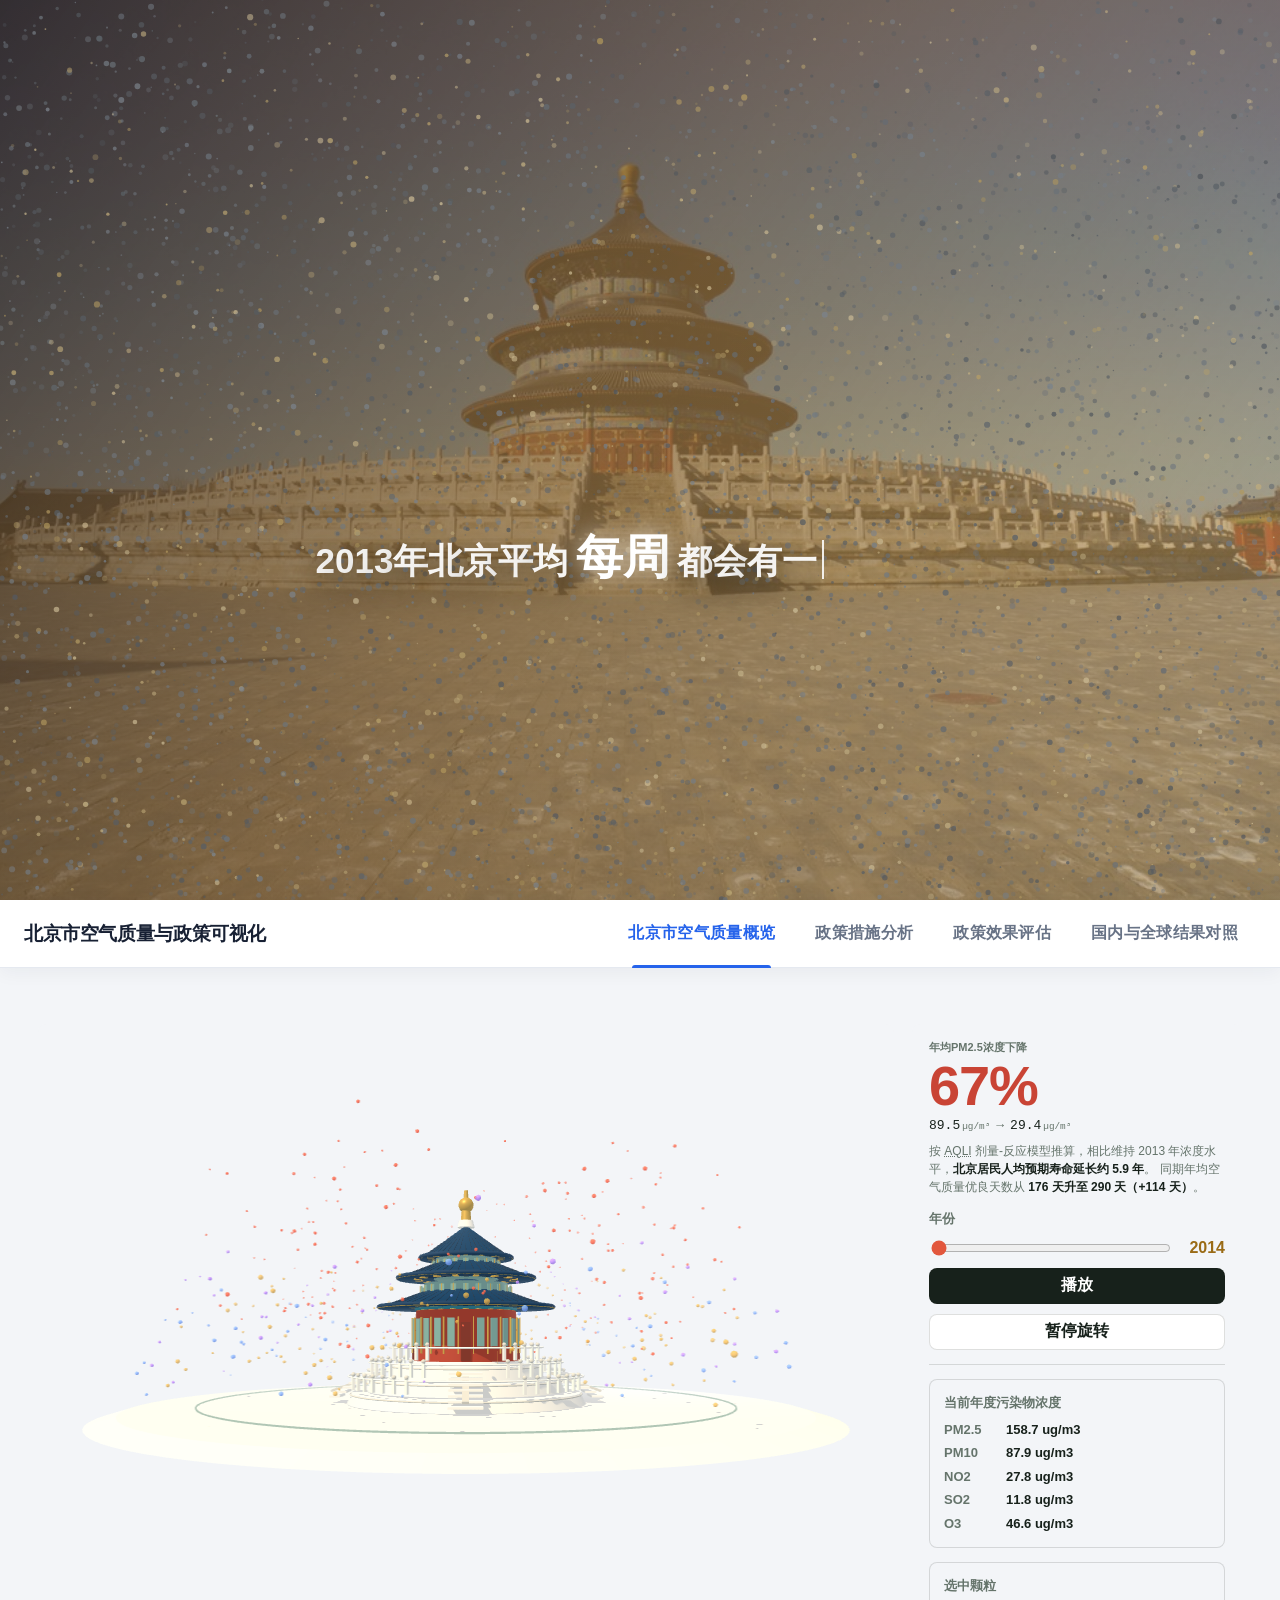
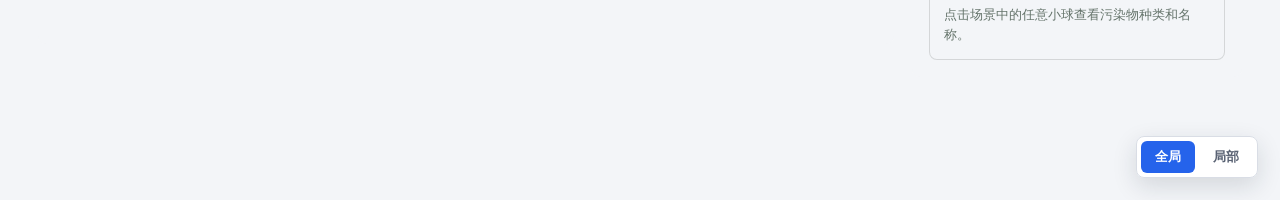
<file: index.html>
<!doctype html>
<html lang="zh-CN">
  <head>
    <meta charset="utf-8">
    <meta name="viewport" content="width=device-width, initial-scale=1">
    <title>北京市空气质量分析</title>
    <link rel="icon" href="data:,">
    <style>
      :root {
        color-scheme: light;
        --pollution: #8a6a3d;
        --dust: #c2a060;
        --haze: #3a3a3a;
        --govern-blue: #4fa3ff;
        --sky-blue: #9fdcff;
        --fresh-blue: #dff4ff;
        --white: #f5f7fa;
        --ink: #17211b;
        --muted: #5d6c67;
        --line: #d6e2df;
        --panel: #ffffff;
        --accent: #ffd166;
        --red: #b12f1f;
        --green: #2f8f73;
        --clear: 0;
        --shade-top: 0.88;
        --shade-mid: 0.78;
        --shade-sky: 0.22;
        --bg-opacity: 0.04;
        --bg-blur: 10px;
        --bg-saturate: 0.78;
        --bg-scale: 1.035;
        --map-opacity: 0;
        --photo-opacity: 0;
        --photo-blur: 8px;
        --sky-opacity: 0;
        --skyline-opacity: 0;
      }

      * {
        box-sizing: border-box;
      }

      html {
        scroll-behavior: smooth;
      }

      body {
        margin: 0;
        min-height: 100vh;
        background: #eef7f9;
        color: var(--ink);
        font-family: -apple-system, BlinkMacSystemFont, "Segoe UI", "PingFang SC", "Microsoft YaHei", sans-serif;
      }

      button,
      input {
        font: inherit;
      }

      .opening {
        position: relative;
        min-height: 100svh;
        overflow: hidden;
        isolation: isolate;
        background:
          linear-gradient(rgba(138, 106, 61, 0.22), rgba(138, 106, 61, 0.22)),
          url("assets/temple-of-heaven.jpg") center / cover no-repeat;
      }

      .opening::after {
        content: "";
        position: absolute;
        left: 0;
        right: 0;
        bottom: 0;
        z-index: 1;
        height: 55vh;
        background:
          linear-gradient(180deg, rgba(52, 54, 56, 0) 0%, rgba(52, 54, 56, 0.34) 16%, rgba(52, 54, 56, 0.68) 30%, rgba(52, 54, 56, 0.68) 100%);
        opacity: 0;
        transition: opacity 700ms ease;
        pointer-events: none;
      }

      .opening.is-timeline-ready::after {
        opacity: 1;
      }

      .opening-bg {
        position: absolute;
        inset: 0;
        z-index: 0;
        opacity: var(--bg-opacity);
        filter: blur(var(--bg-blur)) saturate(var(--bg-saturate));
        transform: scale(var(--bg-scale));
        transition: opacity 400ms ease, filter 400ms ease, transform 400ms ease;
      }

      .sky-field {
        position: absolute;
        inset: 0;
        background:
          radial-gradient(circle at 78% 16%, rgba(255, 255, 255, 0.78), transparent 11%),
          radial-gradient(circle at 18% 26%, rgba(79, 163, 255, 0.22), transparent 17%),
          linear-gradient(180deg, rgba(159, 220, 255, 0.88) 0%, rgba(223, 244, 255, 0.72) 54%, rgba(241, 247, 242, 0.95) 100%);
        opacity: var(--sky-opacity);
      }

      .photo-bg {
        position: absolute;
        inset: 0;
        background:
          linear-gradient(180deg, rgba(8, 12, 15, 0.22), rgba(8, 12, 15, 0.06)),
          url("assets/temple-of-heaven.jpg") center / cover no-repeat;
        opacity: var(--photo-opacity);
        filter: blur(var(--photo-blur)) saturate(1.08);
        transform: scale(1.02);
      }

      .map-visual {
        position: absolute;
        left: 50%;
        top: 48%;
        width: min(760px, 84vw);
        height: auto;
        transform: translate(-50%, -50%);
        color: rgba(255, 255, 255, 0.66);
        opacity: var(--map-opacity);
      }

      .map-visual path.region {
        fill: rgba(245, 250, 252, 0.1);
        stroke: rgba(255, 255, 255, 0.42);
        stroke-width: 2;
      }

      .city-silhouette {
        position: absolute;
        left: 0;
        right: 0;
        bottom: 0;
        height: 28vh;
        min-height: 190px;
        opacity: var(--skyline-opacity);
        background:
          linear-gradient(to top, rgba(12, 21, 26, 0.68), rgba(12, 21, 26, 0.1) 72%, transparent),
          linear-gradient(90deg, transparent 0 4%, rgba(20, 30, 34, 0.72) 4% 8%, transparent 8% 11%, rgba(20, 30, 34, 0.64) 11% 15%, transparent 15% 20%, rgba(20, 30, 34, 0.78) 20% 26%, transparent 26% 30%, rgba(20, 30, 34, 0.66) 30% 34%, transparent 34% 38%, rgba(20, 30, 34, 0.76) 38% 45%, transparent 45% 50%, rgba(20, 30, 34, 0.66) 50% 55%, transparent 55% 59%, rgba(20, 30, 34, 0.78) 59% 66%, transparent 66% 71%, rgba(20, 30, 34, 0.7) 71% 77%, transparent 77% 81%, rgba(20, 30, 34, 0.74) 81% 87%, transparent 87% 100%);
        background-size: 100% 100%, 100% 58%;
        background-repeat: no-repeat;
        background-position: bottom;
      }

      #dustCanvas {
        position: absolute;
        inset: 0;
        z-index: 1;
        width: 100%;
        height: 100%;
        cursor: crosshair;
      }

      .opening-content {
        position: relative;
        z-index: 2;
        width: min(1180px, calc(100vw - 40px));
        min-height: 100svh;
        margin: 0 auto;
        padding: 42px 0 5.5svh;
        display: grid;
        place-items: end center;
        pointer-events: none;
      }

      .timeline-intro {
        position: relative;
        isolation: isolate;
        width: min(1040px, 100%);
        color: rgba(255, 255, 255, 0.94);
        text-align: center;
        text-shadow: 0 12px 32px rgba(0, 0, 0, 0.56);
        opacity: 0;
        transform: translateY(16px);
        transition: opacity 800ms ease, transform 800ms ease;
        pointer-events: none;
      }

      .opening.is-timeline-ready .timeline-intro {
        opacity: 1;
        transform: translateY(0);
        pointer-events: auto;
      }

      .intro-typewriter {
        position: absolute;
        top: 66%;
        left: 50%;
        width: min(820px, calc(100vw - 40px));
        min-height: 150px;
        color: rgba(255, 255, 255, 0.94);
        text-align: center;
        text-shadow: 0 12px 32px rgba(0, 0, 0, 0.62);
        transform: translate(-50%, -50%);
        transition: opacity 700ms ease, filter 700ms ease;
      }

      .intro-typewriter.is-hidden {
        opacity: 0;
        filter: blur(8px);
      }

      .intro-line {
        position: relative;
        margin: 0;
        font-size: 35px;
        line-height: 1.6;
        font-weight: 750;
      }

      .intro-line + .intro-line {
        margin-top: 12px;
      }

      #introLineTwo {
        font-size: 41px;
      }

      .typing-cursor {
        display: inline-block;
        width: 2px;
        height: 1.1em;
        margin-left: 5px;
        vertical-align: -0.16em;
        background: rgba(255, 255, 255, 0.88);
        animation: cursorBlink 850ms steps(2, end) infinite;
      }

      .text-emphasis,
      .zero-emphasis {
        color: #ffffff;
        display: inline-block;
        margin: 0 0.16em;
        font-size: 1.35em;
        font-weight: 950;
        text-shadow: 0 0 28px rgba(255, 255, 255, 0.74);
      }

      .policy-stage {
        min-height: 170px;
        display: grid;
        grid-template-rows: 1fr 24px;
        align-items: end;
        gap: 12px;
        text-align: center;
        transform: translateY(34px);
      }

      .policy-year {
        display: none;
      }

      .policy-title {
        margin: 0;
        font-size: 38px;
        line-height: 1.28;
        letter-spacing: 0;
        text-align: center;
        align-self: end;
        white-space: nowrap;
      }

      .policy-title.is-long {
        font-size: 34px;
      }

      .policy-title.is-extra-long {
        font-size: 30px;
      }

      .policy-subtitle {
        margin: 0;
        color: rgba(245, 247, 250, 0.7);
        font-size: 17px;
        line-height: 26px;
      }

      .timeline-control {
        position: relative;
        margin: 58px auto 0;
        width: min(980px, 100%);
        padding: 22px 0 18px;
      }

      .timeline-track {
        position: absolute;
        left: 0;
        right: 0;
        top: 30px;
        height: 4px;
        border-radius: 8px;
        background: rgba(255, 255, 255, 0.28);
        overflow: hidden;
      }

      .timeline-progress {
        width: 0;
        height: 100%;
        background: var(--accent);
      }

      .timeline-thumb {
        position: absolute;
        left: 0;
        top: 32px;
        z-index: 2;
        width: 32px;
        height: 32px;
        border: 3px solid rgba(255, 255, 255, 0.96);
        border-radius: 50%;
        background:
          radial-gradient(circle at 34% 30%, rgba(255, 255, 255, 0.96), rgba(255, 255, 255, 0.2) 28%, transparent 30%),
          var(--accent);
        box-shadow: 0 10px 28px rgba(0, 0, 0, 0.34), 0 0 28px rgba(255, 209, 102, 0.58);
        transform: translate(-50%, -50%);
        transition: opacity 360ms ease, visibility 360ms ease;
        pointer-events: none;
      }

      .policy-marker {
        position: absolute;
        top: 7px;
        z-index: 1;
        width: 42px;
        height: 58px;
        border: 0;
        padding: 0;
        appearance: none;
        background: transparent;
        color: inherit;
        cursor: default;
        pointer-events: none;
        transform: translateX(-50%);
      }

      .policy-marker::before {
        content: "";
        position: absolute;
        left: 50%;
        top: 17px;
        width: 14px;
        height: 14px;
        border: 2px solid rgba(255, 255, 255, 0.62);
        border-radius: 50%;
        background: rgba(255, 209, 102, 0.22);
        transform: translate(-50%, 0);
        transition: width 180ms ease, height 180ms ease, box-shadow 180ms ease;
      }

      .policy-marker.is-active::before {
        border-color: #ffffff;
        background: var(--accent);
        box-shadow: 0 0 20px rgba(255, 209, 102, 0.72);
      }

      .opening.is-complete .policy-marker {
        z-index: 4;
        cursor: pointer;
        pointer-events: auto;
      }

      .opening.is-complete .policy-marker:hover::before,
      .opening.is-complete .policy-marker:focus-visible::before {
        width: 20px;
        height: 20px;
        box-shadow: 0 0 28px rgba(255, 209, 102, 0.9);
      }

      .marker-date {
        position: absolute;
        left: 50%;
        top: 42px;
        color: rgba(255, 255, 255, 0.78);
        font-size: 11px;
        font-weight: 800;
        white-space: nowrap;
        transform: translateX(-50%);
      }

      .timeline-slider {
        appearance: none;
        position: relative;
        z-index: 3;
        width: 100%;
        height: 56px;
        margin: 0;
        opacity: 0.001;
        background: transparent;
        cursor: grab;
        transition: opacity 360ms ease, visibility 360ms ease;
        pointer-events: auto;
      }

      .timeline-slider:active {
        cursor: grabbing;
      }

      .timeline-slider::-webkit-slider-runnable-track {
        height: 56px;
        background: transparent;
      }

      .timeline-slider::-webkit-slider-thumb {
        appearance: none;
        width: 48px;
        height: 48px;
        border: 0;
        border-radius: 50%;
        background: #ffffff;
      }

      .timeline-slider::-moz-range-track {
        height: 56px;
        background: transparent;
        border: 0;
      }

      .timeline-slider::-moz-range-thumb {
        width: 48px;
        height: 48px;
        border: 0;
        border-radius: 50%;
        background: #ffffff;
      }

      .opening-start {
        position: absolute;
        left: 50%;
        bottom: 3.2svh;
        z-index: 3;
        border: 0;
        padding: 0;
        background: transparent;
        color: rgba(255, 255, 255, 0.72);
        font-size: 18px;
        font-weight: 850;
        letter-spacing: 0;
        text-shadow: 0 8px 24px rgba(0, 0, 0, 0.48);
        opacity: 0;
        visibility: hidden;
        transform: translate(-50%, 12px);
        transition: opacity 520ms ease, transform 520ms ease, visibility 520ms ease;
        pointer-events: none;
        cursor: pointer;
      }

      .opening.is-timeline-ready:not(.is-autoplay-started):not(.is-complete) .opening-start {
        opacity: 1;
        visibility: visible;
        transform: translate(-50%, 0);
        animation: softBlink 3s ease-in-out infinite;
        pointer-events: auto;
      }

      .opening-start:hover,
      .opening-start:focus-visible {
        color: rgba(255, 255, 255, 0.96);
      }

      @keyframes cursorBlink {
        0%, 48% { opacity: 1; }
        49%, 100% { opacity: 0; }
      }

      @keyframes softBlink {
        0%, 100% { opacity: 0.48; }
        50% { opacity: 0.92; }
      }

      .main-content {
        background:
          linear-gradient(180deg, #eef8fb 0%, #f5f8f3 42%, #ffffff 100%);
      }

      .content-section {
        width: min(1180px, calc(100vw - 40px));
        margin: 0 auto;
        padding: 82px 0;
      }

      .content-section + .content-section {
        border-top: 1px solid var(--line);
      }

      .section-header {
        margin-bottom: 26px;
      }

      .section-header h2 {
        margin: 0;
        font-size: 34px;
        line-height: 1.24;
      }

      .section-header p {
        margin: 10px 0 0;
        max-width: 730px;
        color: var(--muted);
        font-size: 17px;
        line-height: 1.7;
      }

      .ending {
        min-height: 420px;
        display: grid;
        place-items: center;
        padding: 80px 20px;
        color: #ffffff;
        text-align: center;
        background:
          radial-gradient(circle at 22% 18%, rgba(255, 209, 102, 0.42), transparent 18%),
          radial-gradient(circle at 78% 22%, rgba(79, 163, 255, 0.4), transparent 20%),
          linear-gradient(135deg, #0f2c3a 0%, #317b8e 54%, #9fdcff 100%);
      }

      .ending h2 {
        margin: 0 0 16px;
        font-size: 40px;
        line-height: 1.2;
      }

      .ending p {
        margin: 0;
        max-width: 720px;
        color: rgba(255, 255, 255, 0.9);
        font-size: 19px;
        line-height: 1.75;
      }

      @media (max-width: 920px) {
        .opening-content {
          width: min(100% - 28px, 720px);
          padding: 36px 0 6.5svh;
        }

        .policy-title {
          font-size: 40px;
        }

        .policy-title.is-long {
          font-size: 31px;
        }

        .policy-title.is-extra-long {
          font-size: 27px;
        }

        .intro-line {
          font-size: 29px;
        }

        #introLineTwo {
          font-size: 33px;
        }

        .intro-typewriter {
          top: 64%;
        }

        .opening-start {
          bottom: 3.6svh;
        }

        .policy-stage {
          min-height: 180px;
        }

        .content-section {
          width: min(100% - 28px, 720px);
          padding: 58px 0;
        }
      }

      @media (max-width: 560px) {
        .opening {
          min-height: 112svh;
        }

        .policy-title {
          font-size: 26px;
        }

        .policy-title.is-long {
          font-size: 21px;
        }

        .policy-title.is-extra-long {
          font-size: 17px;
        }

        .intro-line {
          font-size: 25px;
        }

        #introLineTwo {
          font-size: 27px;
        }

        .policy-year {
          font-size: 14px;
        }

        .section-header h2 {
          font-size: 27px;
        }

      }

      .analysis-shell {
        min-height: 100svh;
        background: #f6f7f9;
      }

:root {
      color-scheme: light;
      --nav-bg: rgba(255, 255, 255, 0.94);
      --nav-ink: #172033;
      --nav-muted: #687386;
      --nav-accent: #2563eb;
      --nav-rule: #e5e9f0;
    }

    * {
      box-sizing: border-box;
    }


    .site-header {
      position: relative;
      z-index: 10;
      display: flex;
      min-height: 68px;
      align-items: stretch;
      justify-content: center;
      padding: 0 24px;
      background: var(--nav-bg);
      border-bottom: 1px solid var(--nav-rule);
      box-shadow: 0 4px 18px rgba(23, 32, 51, 0.05);
      backdrop-filter: blur(14px);
    }

    .site-nav {
      display: flex;
      width: 100%;
      align-items: center;
      gap: 28px;
    }

    .site-brand {
      flex: 0 0 auto;
      color: var(--nav-ink);
      font-size: 19px;
      font-weight: 800;
      letter-spacing: -0.02em;
      white-space: nowrap;
    }

    .nav-tabs {
      display: flex;
      align-self: stretch;
      justify-content: flex-end;
      gap: 4px;
      margin-left: auto;
    }

    .nav-tab {
      position: relative;
      display: flex;
      flex: 0 0 auto;
      align-items: center;
      justify-content: center;
      min-width: 0;
      padding: 0 18px;
      border: 0;
      background: transparent;
      color: var(--nav-muted);
      cursor: pointer;
      font: inherit;
      font-size: 16px;
      font-weight: 600;
      letter-spacing: 0.02em;
      transition: color 160ms ease, background 160ms ease;
    }

    .nav-tab::after {
      content: "";
      position: absolute;
      right: 22px;
      bottom: -1px;
      left: 22px;
      height: 3px;
      border-radius: 3px 3px 0 0;
      background: var(--nav-accent);
      transform: scaleX(0);
      transition: transform 180ms ease;
    }

    .nav-tab:hover {
      color: var(--nav-ink);
      background: rgba(37, 99, 235, 0.035);
    }

    .nav-tab[aria-selected="true"] {
      color: var(--nav-accent);
    }

    .nav-tab[aria-selected="true"]::after {
      transform: scaleX(1);
    }

    .nav-tab:focus-visible {
      outline: 2px solid var(--nav-accent);
      outline-offset: -5px;
    }

    .page-stage {
      position: relative;
      height: calc(100svh - 68px);
    }

    .page-frame {
      position: absolute;
      inset: 0;
      width: 100%;
      height: 100%;
      border: 0;
      background: #fff;
    }

    .page-frame[hidden] {
      display: none;
    }

    @media (max-width: 640px) {
      .site-header {
        min-height: 58px;
        padding: 0 8px;
      }

      .site-nav {
        gap: 10px;
      }

      .site-brand {
        font-size: 13px;
      }

      .nav-tabs {
        min-width: 0;
        overflow-x: auto;
      }

      .nav-tab {
        padding: 0 8px;
        font-size: 12px;
      }

      .nav-tab::after {
        right: 8px;
        left: 8px;
      }

      .page-stage {
        height: calc(100svh - 58px);
      }
    }
    </style>
  </head>
  <body>
<section id="opening" class="opening" aria-label="北京空气质量与政策治理开场动画">
      <div class="opening-bg" aria-hidden="true">
        <div class="photo-bg"></div>
        <div class="sky-field"></div>
        <svg class="map-visual" viewBox="0 0 720 520" role="img" aria-label="北京地图轮廓">
          <path class="region" d="M225 64 327 38 455 68 574 149 613 254 566 365 472 464 337 491 214 438 123 338 105 213Z"></path>
          <path class="region" d="M282 165 394 135 486 195 494 296 422 364 307 352 238 272Z"></path>
        </svg>
        <div class="city-silhouette"></div>
      </div>

      <canvas id="dustCanvas" aria-hidden="true"></canvas>

      <div class="opening-content">
        <div id="introTypewriter" class="intro-typewriter" aria-live="polite">
          <p id="introLineOne" class="intro-line"></p>
          <p id="introLineTwo" class="intro-line"></p>
        </div>
        <div class="timeline-intro">
          <div class="policy-stage" aria-live="polite">
            <div id="policyYear" class="policy-year">2011</div>
            <h1 id="policyTitle" class="policy-title">北京空气质量与政策治理</h1>
            <p id="policySubtitle" class="policy-subtitle"></p>
          </div>
          <div class="timeline-control">
            <div class="timeline-track">
              <div id="timelineProgress" class="timeline-progress"></div>
            </div>
            <div id="timelineThumb" class="timeline-thumb" aria-hidden="true"></div>
            <div id="policyMarkers"></div>
            <input id="policySlider" class="timeline-slider" type="range" min="2011" max="2026" step="0.01" value="2011" aria-label="政策治理时间轴">
          </div>
        </div>
        <button id="openingStart" class="opening-start" type="button">走进北京空气治理</button>
      </div>
    </section>

    <div id="analysis-pages" class="analysis-shell">
      <header class="site-header">
          <nav class="site-nav" aria-label="空气质量分析栏目">
            <div class="site-brand" id="siteBrand">北京市空气质量与政策可视化</div>
            <div class="nav-tabs" role="tablist">
              <button
                class="nav-tab"
                id="tab-overview"
                type="button"
                role="tab"
                aria-selected="true"
                aria-controls="page-overview"
                data-page="overview"
              >
                北京市空气质量概览
              </button>
              <button
                class="nav-tab"
                id="tab-measures"
                type="button"
                role="tab"
                aria-selected="false"
                aria-controls="page-measures"
                data-page="measures"
              >
                政策措施分析
              </button>
              <button
                class="nav-tab"
                id="tab-policy"
                type="button"
                role="tab"
                aria-selected="false"
                aria-controls="page-policy"
                data-page="policy"
              >
                政策效果评估
              </button>
              <button
                class="nav-tab"
                id="tab-comparison"
                type="button"
                role="tab"
                aria-selected="false"
                aria-controls="page-comparison"
                data-page="comparison"
              >
                国内与全球结果对照
              </button>
            </div>
          </nav>
        </header>
      
        <main class="page-stage">
          <iframe
            class="page-frame"
            id="page-overview"
            src="Project%20Milana/index.html?v=20260616-cleanup-caption"
            title="北京市空气质量概览"
            role="tabpanel"
            aria-labelledby="tab-overview"
          ></iframe>
          <iframe
            class="page-frame"
            id="page-measures"
            title="政策措施分析"
            role="tabpanel"
            aria-labelledby="tab-measures"
            data-src="project_policy/index.html?v=20260616-sankey-wordcloud-pin"
            hidden
          ></iframe>
          <iframe
            class="page-frame"
            id="page-policy"
            title="政策效果评估"
            role="tabpanel"
            aria-labelledby="tab-policy"
            data-src="project_time/policy-evaluation.html?v=20260610-policy-copy-cleanup"
            hidden
          ></iframe>
          <iframe
            class="page-frame"
            id="page-comparison"
            title="国内与全球结果对照"
            role="tabpanel"
            aria-labelledby="tab-comparison"
            data-src="project_chart/bar-chart-race.html?v=20260622-tooltip-clickfix"
            hidden
          ></iframe>
        </main>
    </div>

    <script>
      const opening = document.querySelector("#opening");
            const canvas = document.querySelector("#dustCanvas");
            const ctx = canvas.getContext("2d", { alpha: true });
            const introTypewriter = document.querySelector("#introTypewriter");
            const introLineOne = document.querySelector("#introLineOne");
            const introLineTwo = document.querySelector("#introLineTwo");
            const policySlider = document.querySelector("#policySlider");
            const policyYear = document.querySelector("#policyYear");
            const policyTitle = document.querySelector("#policyTitle");
            const policySubtitle = document.querySelector("#policySubtitle");
            const policyMarkers = document.querySelector("#policyMarkers");
            const timelineProgress = document.querySelector("#timelineProgress");
            const timelineThumb = document.querySelector("#timelineThumb");
            const openingStart = document.querySelector("#openingStart");
            const dpr = Math.min(window.devicePixelRatio || 1, 2);
            const startYear = 2011;
            const endYear = 2026;
            const policies = [
              { date: "2011-07-01", title: "北京市清洁空气行动计划（2011-2015 年大气污染控制措施）" },
              { date: "2012-08-01", title: "北京市工业大气污染治理行动计划（2012-2020 年）" },
              { date: "2012-09-01", title: "加快压减燃煤促进空气质量改善工作方案" },
              { date: "2012-09-01", title: "北京市2012—2020年大气污染治理措施" },
              { date: "2013-09-01", title: "北京市 2013-2017 年清洁空气行动计划" },
              { date: "2013-09-01", title: "京津冀及周边地区落实大气污染防治行动计划实施细则" },
              { date: "2018-09-01", title: "北京市打赢蓝天保卫战三年行动计划" },
              { date: "2021-12-01", title: "北京市“十四五”时期生态环境保护规划" },
              { date: "2022-02-01", title: "北京市深入打好污染防治攻坚战 2022 年行动计划" },
              { date: "2023-02-01", title: "北京市深入打好污染防治攻坚战 2023 年行动计划" },
              { date: "2024-02-01", title: "推进美丽北京建设 持续深入打好污染防治攻坚战 2024 年行动计划" },
              { date: "2025-01-01", title: "推进美丽北京建设 持续深入打好污染防治攻坚战 2025 年行动计划" },
              { date: "2026-01-01", title: "美丽北京建设2026年行动计划" }
            ].map((policy) => ({ ...policy, value: decimalYear(policy.date) }));
      
            const pointer = { x: -9999, y: -9999, px: -9999, py: -9999, vx: 0, vy: 0, active: false };
            let particles = [];
            let w = 0;
            let h = 0;
            let targetClear = 0;
            let currentClear = 0;
            let completed = false;
            let timelineReady = false;
            let completionScrollTimer = null;
            let timelineAutoplayFrame = null;
            let timelineAutoplayLastTime = null;
            let timelineAutoplayPaused = false;
            let timelineAutoplayElapsed = 0;
            const timelineAutoplayDuration = 5000;
      
            function decimalYear(dateText) {
              const [year, month, day] = dateText.split("-").map(Number);
              return year + (month - 1) / 12 + (day - 1) / 365;
            }
      
            function progressFromYear(value) {
              return Math.min(1, Math.max(0, (value - startYear) / (endYear - startYear)));
            }
      
            function nearestPolicyIndex(value) {
              let nearest = 0;
              let nearestDistance = Infinity;
              policies.forEach((policy, index) => {
                const distance = Math.abs(policy.value - value);
                if (distance < nearestDistance) {
                  nearest = index;
                  nearestDistance = distance;
                }
              });
              return nearest;
            }
      
            function resizeCanvas() {
              const rect = opening.getBoundingClientRect();
              w = Math.max(1, Math.round(rect.width));
              h = Math.max(1, Math.round(rect.height));
              canvas.width = Math.round(w * dpr);
              canvas.height = Math.round(h * dpr);
              canvas.style.width = `${w}px`;
              canvas.style.height = `${h}px`;
              ctx.setTransform(dpr, 0, 0, dpr, 0, 0);
              createParticles();
            }
      
            function createParticles() {
              const area = w * h;
              const count = Math.min(6000, Math.max(2400, Math.floor(area / 160)));
              particles = Array.from({ length: count }, () => {
                const yBias = Math.random();
                return {
                  x: Math.random() * w,
                  y: Math.pow(yBias, 0.82) * h,
                  vx: (Math.random() - 0.5) * 0.38,
                  vy: -0.12 - Math.random() * 0.34,
                  r: 0.7 + Math.random() * 2.4,
                  a: 0.24 + Math.random() * 0.54,
                  warm: Math.random() < 0.16,
                  lightness: 34 + Math.random() * 18,
                  fadeOrder: Math.random()
                };
              });
            }
      
            function renderMarkers() {
              let lastLabelProgress = -Infinity;
              policyMarkers.replaceChildren(...policies.map((policy, index) => {
                const markerProgress = progressFromYear(policy.value);
                const marker = document.createElement("button");
                marker.type = "button";
                marker.className = "policy-marker";
                marker.tabIndex = -1;
                marker.dataset.index = index;
                marker.style.left = `${markerProgress * 100}%`;
                marker.title = `${policy.date} ${policy.title}`;
                if (markerProgress - lastLabelProgress >= 0.04) {
                  const label = document.createElement("span");
                  label.className = "marker-date";
                  label.textContent = policy.date.slice(0, 4);
                  marker.append(label);
                  lastLabelProgress = markerProgress;
                }
                return marker;
              }));
            }
      
            function renderPolicyTitle(title) {
              policyTitle.classList.toggle("is-long", title.length > 24 && title.length <= 34);
              policyTitle.classList.toggle("is-extra-long", title.length > 34);
              policyTitle.textContent = title;
            }
      
            function renderPolicyState(index, progress) {
              const policy = policies[index];
              targetClear = progress;
              timelineProgress.style.width = `${progress * 100}%`;
              timelineThumb.style.left = `${progress * 100}%`;
              document.querySelectorAll(".policy-marker").forEach((marker, markerIndex) => {
                marker.classList.toggle("is-active", markerIndex <= index);
              });
              policyYear.textContent = policy.date.slice(0, 4);
              renderPolicyTitle(policy.title);
              policySubtitle.textContent = `北京市累计颁布 ${index + 1} 项+政策`;
            }
      
            function updateTimeline() {
              if (!timelineReady) return;
              if (completed) {
                if (completionScrollTimer) {
                  clearTimeout(completionScrollTimer);
                  completionScrollTimer = null;
                }
                const index = nearestPolicyIndex(Number(policySlider.value));
                const policy = policies[index];
                policySlider.value = policy.value;
                renderPolicyState(index, progressFromYear(policy.value));
                opening.scrollIntoView({ behavior: "smooth", block: "start" });
              }
            }
      
            function startTimelineAutoplay() {
              if (!timelineReady || completed) return;
              if (timelineAutoplayFrame) cancelAnimationFrame(timelineAutoplayFrame);
              opening.classList.add("is-autoplay-started");
              policySlider.disabled = true;
              timelineAutoplayElapsed = 0;
              timelineAutoplayLastTime = null;
              timelineAutoplayPaused = false;
              timelineAutoplayFrame = requestAnimationFrame(stepTimelineAutoplay);
            }
      
            function stepTimelineAutoplay(timestamp) {
              if (!timelineReady || completed) {
                timelineAutoplayFrame = null;
                return;
              }
              if (timelineAutoplayPaused) {
                timelineAutoplayLastTime = timestamp;
                timelineAutoplayFrame = requestAnimationFrame(stepTimelineAutoplay);
                return;
              }
              if (timelineAutoplayLastTime === null) {
                timelineAutoplayLastTime = timestamp;
              }
              const elapsed = timestamp - timelineAutoplayLastTime;
              timelineAutoplayLastTime = timestamp;
              timelineAutoplayElapsed = Math.min(timelineAutoplayDuration, timelineAutoplayElapsed + elapsed);
              const progress = timelineAutoplayElapsed / timelineAutoplayDuration;
              const index = Math.min(policies.length - 1, Math.floor(progress * policies.length));
              policySlider.value = (startYear + progress * (endYear - startYear)).toFixed(2);
              renderPolicyState(index, progress);
              if (timelineAutoplayElapsed >= timelineAutoplayDuration) {
                finishTimelinePlayback();
                return;
              }
              timelineAutoplayFrame = requestAnimationFrame(stepTimelineAutoplay);
            }
      
            function finishTimelinePlayback() {
              timelineAutoplayFrame = null;
              completed = true;
              policySlider.disabled = false;
              policySlider.value = endYear;
              opening.classList.add("is-complete");
              document.querySelectorAll(".policy-marker").forEach((marker) => {
                marker.tabIndex = 0;
              });
              targetClear = 1;
              timelineProgress.style.width = "100%";
              timelineThumb.style.left = "100%";
              policyYear.textContent = "2026";
              renderPolicyTitle("走进北京空气质量与政策治理");
              policySubtitle.textContent = "";
              completionScrollTimer = setTimeout(() => {
                document.querySelector("#analysis-pages").scrollIntoView({ behavior: "smooth", block: "start" });
                completionScrollTimer = null;
              }, 1100);
            }
      
            function pauseTimelineAutoplay() {
              timelineAutoplayPaused = true;
            }
      
            function resumeTimelineAutoplay() {
              if (completed) return;
              timelineAutoplayLastTime = null;
              timelineAutoplayPaused = false;
            }
      
            function typeRichLine(element, segments, options = {}) {
              return new Promise((resolve) => {
                introTypewriter.classList.remove("is-hidden");
                element.replaceChildren();
                element.classList.add("is-typing");
                const typingCursor = document.createElement("span");
                typingCursor.className = "typing-cursor";
                const letters = [];
                for (const segment of segments) {
                  const wrapper = document.createElement("span");
                  if (segment.emphasis) wrapper.className = "text-emphasis";
                  for (const char of Array.from(segment.text)) {
                    const letter = document.createElement("span");
                    letter.textContent = char;
                    letter.style.visibility = "hidden";
                    wrapper.append(letter);
                    letters.push(letter);
                  }
                  element.append(wrapper);
                }
                let cursor = -1;
                const timer = setInterval(() => {
                  cursor += 1;
                  if (letters[cursor]) {
                    letters[cursor].style.visibility = "visible";
                    letters[cursor].after(typingCursor);
                  }
                  if (cursor >= letters.length - 1) {
                    clearInterval(timer);
                    element.classList.remove("is-typing");
                    typingCursor.remove();
                    setTimeout(resolve, options.holdAfter ?? 950);
                  }
                }, 74);
              });
            }
      
            function hideIntroLine() {
              return new Promise((resolve) => {
                introTypewriter.classList.add("is-hidden");
                setTimeout(resolve, 760);
              });
            }
      
            async function playOpeningText() {
              policySlider.disabled = true;
              await typeRichLine(introLineOne, [
                { text: "2013年北京平均" },
                { text: "每周", emphasis: true },
                { text: "都会有一天重污染" }
              ]);
              await typeRichLine(introLineTwo, [
                { text: "2026年第一季度北京市重污染天数为" },
                { text: "零", emphasis: true }
              ], { holdAfter: 1200 });
              await hideIntroLine();
              timelineReady = true;
              policySlider.disabled = true;
              opening.classList.add("is-timeline-ready");
            }
      
            function setVisualClear(clear) {
              opening.style.setProperty("--clear", clear.toFixed(3));
              opening.style.setProperty("--shade-top", (0.9 - clear * 0.5).toFixed(3));
              opening.style.setProperty("--shade-mid", (0.78 - clear * 0.52).toFixed(3));
              opening.style.setProperty("--shade-sky", (0.2 + clear * 0.36).toFixed(3));
              opening.style.setProperty("--bg-opacity", Math.min(0.92, 0.04 + Math.max(0, clear - 0.08) * 1.08).toFixed(3));
              opening.style.setProperty("--bg-blur", `${((1 - clear) * 10).toFixed(2)}px`);
              opening.style.setProperty("--bg-saturate", (0.78 + clear * 0.55).toFixed(3));
              opening.style.setProperty("--bg-scale", (1.035 - clear * 0.035).toFixed(4));
              opening.style.setProperty("--photo-opacity", Math.min(0.96, Math.max(0, clear - 0.12) * 1.16).toFixed(3));
              opening.style.setProperty("--photo-blur", `${Math.max(0, (1 - clear) * 8).toFixed(2)}px`);
              opening.style.setProperty("--map-opacity", "0");
              opening.style.setProperty("--sky-opacity", Math.max(0, 0.28 - clear * 0.22).toFixed(3));
              opening.style.setProperty("--skyline-opacity", "0");
            }
      
            function addHole(event) {
              const rect = canvas.getBoundingClientRect();
              const x = event.clientX - rect.left;
              const y = event.clientY - rect.top;
              pointer.vx = x - pointer.px;
              pointer.vy = y - pointer.py;
              pointer.px = x;
              pointer.py = y;
              pointer.x = x;
              pointer.y = y;
              pointer.active = true;
            }
      
            function updateParticles(clear) {
              for (const p of particles) {
                const wind = 0.28 + clear * 1.2;
                p.x += p.vx + wind;
                p.y += p.vy + Math.sin((p.x + p.y) * 0.01) * 0.18;
                const dx = p.x - pointer.x;
                const dy = p.y - pointer.y;
                const dist = Math.hypot(dx, dy);
                if (pointer.active && dist < 92) {
                  const force = (1 - dist / 92) * 1.75;
                  p.x += (dx / (dist || 1)) * force + pointer.vx * 0.022;
                  p.y += (dy / (dist || 1)) * force + pointer.vy * 0.022;
                }
                if (p.x > w + 30) p.x = -30;
                if (p.y < -30) p.y = h + 30;
                if (p.y > h + 30) p.y = -30;
              }
            }
      
            function drawDust(clear) {
              ctx.clearRect(0, 0, w, h);
              const hazeAlpha = 0.86 * Math.pow(1 - clear, 2);
              const gradient = ctx.createLinearGradient(0, 0, w, h);
              gradient.addColorStop(0, `rgba(54, 42, 30, ${hazeAlpha})`);
              gradient.addColorStop(0.46, `rgba(138, 106, 61, ${hazeAlpha * 0.86})`);
              gradient.addColorStop(1, `rgba(194, 160, 96, ${hazeAlpha * 0.62})`);
              ctx.fillStyle = gradient;
              ctx.fillRect(0, 0, w, h);
              ctx.save();
              ctx.globalCompositeOperation = "source-over";
              const visibleDensity = Math.max(0.08, Math.pow(1 - clear, 1.25));
              for (const p of particles) {
                if (p.fadeOrder > visibleDensity) continue;
                ctx.beginPath();
                const hue = p.warm ? 42 : 210;
                const saturation = p.warm ? 34 : 6;
                const lightness = p.warm ? p.lightness + 18 : p.lightness;
                ctx.fillStyle = `hsla(${hue}, ${saturation}%, ${lightness}%, ${p.a * Math.max(0.025, Math.pow(1 - clear, 0.75))})`;
                ctx.arc(p.x, p.y, p.r, 0, Math.PI * 2);
                ctx.fill();
              }
              ctx.restore();
            }
      
            function animate() {
              currentClear += (targetClear - currentClear) * 0.08;
              setVisualClear(currentClear);
              updateParticles(currentClear);
              drawDust(currentClear);
              requestAnimationFrame(animate);
            }
      
            canvas.addEventListener("pointermove", addHole);
            canvas.addEventListener("pointerleave", () => {
              pointer.active = false;
              pointer.x = -9999;
              pointer.y = -9999;
            });
            policySlider.addEventListener("input", updateTimeline);
            policySlider.addEventListener("pointerdown", pauseTimelineAutoplay);
            window.addEventListener("pointerup", resumeTimelineAutoplay);
            openingStart.addEventListener("click", startTimelineAutoplay);
            policyMarkers.addEventListener("click", (event) => {
              const marker = event.target.closest(".policy-marker");
              if (!marker || !completed) return;
              if (completionScrollTimer) {
                clearTimeout(completionScrollTimer);
                completionScrollTimer = null;
              }
              const policy = policies[Number(marker.dataset.index)];
              policySlider.value = policy.value;
              updateTimeline();
              opening.scrollIntoView({ behavior: "smooth", block: "start" });
            });
            window.addEventListener("resize", resizeCanvas);
            renderMarkers();
            resizeCanvas();
            setVisualClear(0);
            playOpeningText();
            requestAnimationFrame(animate);
    </script>

    <script>
      (() => {
            const tabs = Array.from(document.querySelectorAll(".nav-tab"));
            const tabLabels = {
              cn: {
                overview: "北京市空气质量概览",
                measures: "政策措施分析",
                policy: "政策效果评估",
                comparison: "国内与全球结果对照"
              },
              en: {
                overview: "Beijing Air Quality Overview",
                measures: "Policy Measure Analysis",
                policy: "Beijing Policy Effectiveness",
                comparison: "Domestic and Global Comparison"
              }
            };
            const brandLabels = {
              cn: "北京市空气质量与政策可视化",
              en: "Beijing Air Quality and Policy Visualization"
            };
            const frames = {
              overview: document.getElementById("page-overview"),
              measures: document.getElementById("page-measures"),
              policy: document.getElementById("page-policy"),
              comparison: document.getElementById("page-comparison")
            };
      
            function activatePage(page, updateHistory = true) {
              const activePage = frames[page] ? page : "overview";
      
              tabs.forEach((tab) => {
                const isActive = tab.dataset.page === activePage;
                tab.setAttribute("aria-selected", String(isActive));
                tab.tabIndex = isActive ? 0 : -1;
              });
      
              Object.entries(frames).forEach(([name, frame]) => {
                frame.hidden = name !== activePage;
              });
      
              const activeFrame = frames[activePage];
              if (!activeFrame.getAttribute("src") && activeFrame.dataset.src) {
                activeFrame.src = activeFrame.dataset.src;
              }
      
              if (updateHistory) {
                history.replaceState(null, "", `#${activePage}`);
              }
            }
      
            function updateShellLanguage(language) {
              const lang = language === "en" ? "en" : "cn";
              document.documentElement.lang = lang === "en" ? "en" : "zh-CN";
              document.title = lang === "en"
                ? "Beijing Air Quality Analysis"
                : "北京市空气质量分析";
              document.getElementById("siteBrand").textContent = brandLabels[lang];
              tabs.forEach((tab) => {
                tab.textContent = tabLabels[lang][tab.dataset.page];
              });
            }
      
            tabs.forEach((tab, index) => {
              tab.addEventListener("click", () => activatePage(tab.dataset.page));
              tab.addEventListener("keydown", (event) => {
                if (event.key !== "ArrowLeft" && event.key !== "ArrowRight") {
                  return;
                }
                const offset = event.key === "ArrowRight" ? 1 : -1;
                const nextTab = tabs[(index + offset + tabs.length) % tabs.length];
                nextTab.focus();
                activatePage(nextTab.dataset.page);
              });
            });
      
            window.addEventListener("hashchange", () => {
              activatePage(location.hash.slice(1), false);
            });
      
            window.addEventListener("message", (event) => {
              if (event.data?.type === "page-language-change") {
                updateShellLanguage(event.data.language);
              }
            });
      
            updateShellLanguage("cn");
            activatePage(location.hash.slice(1), false);
          })();
    </script>
  </body>
</html>
</file>
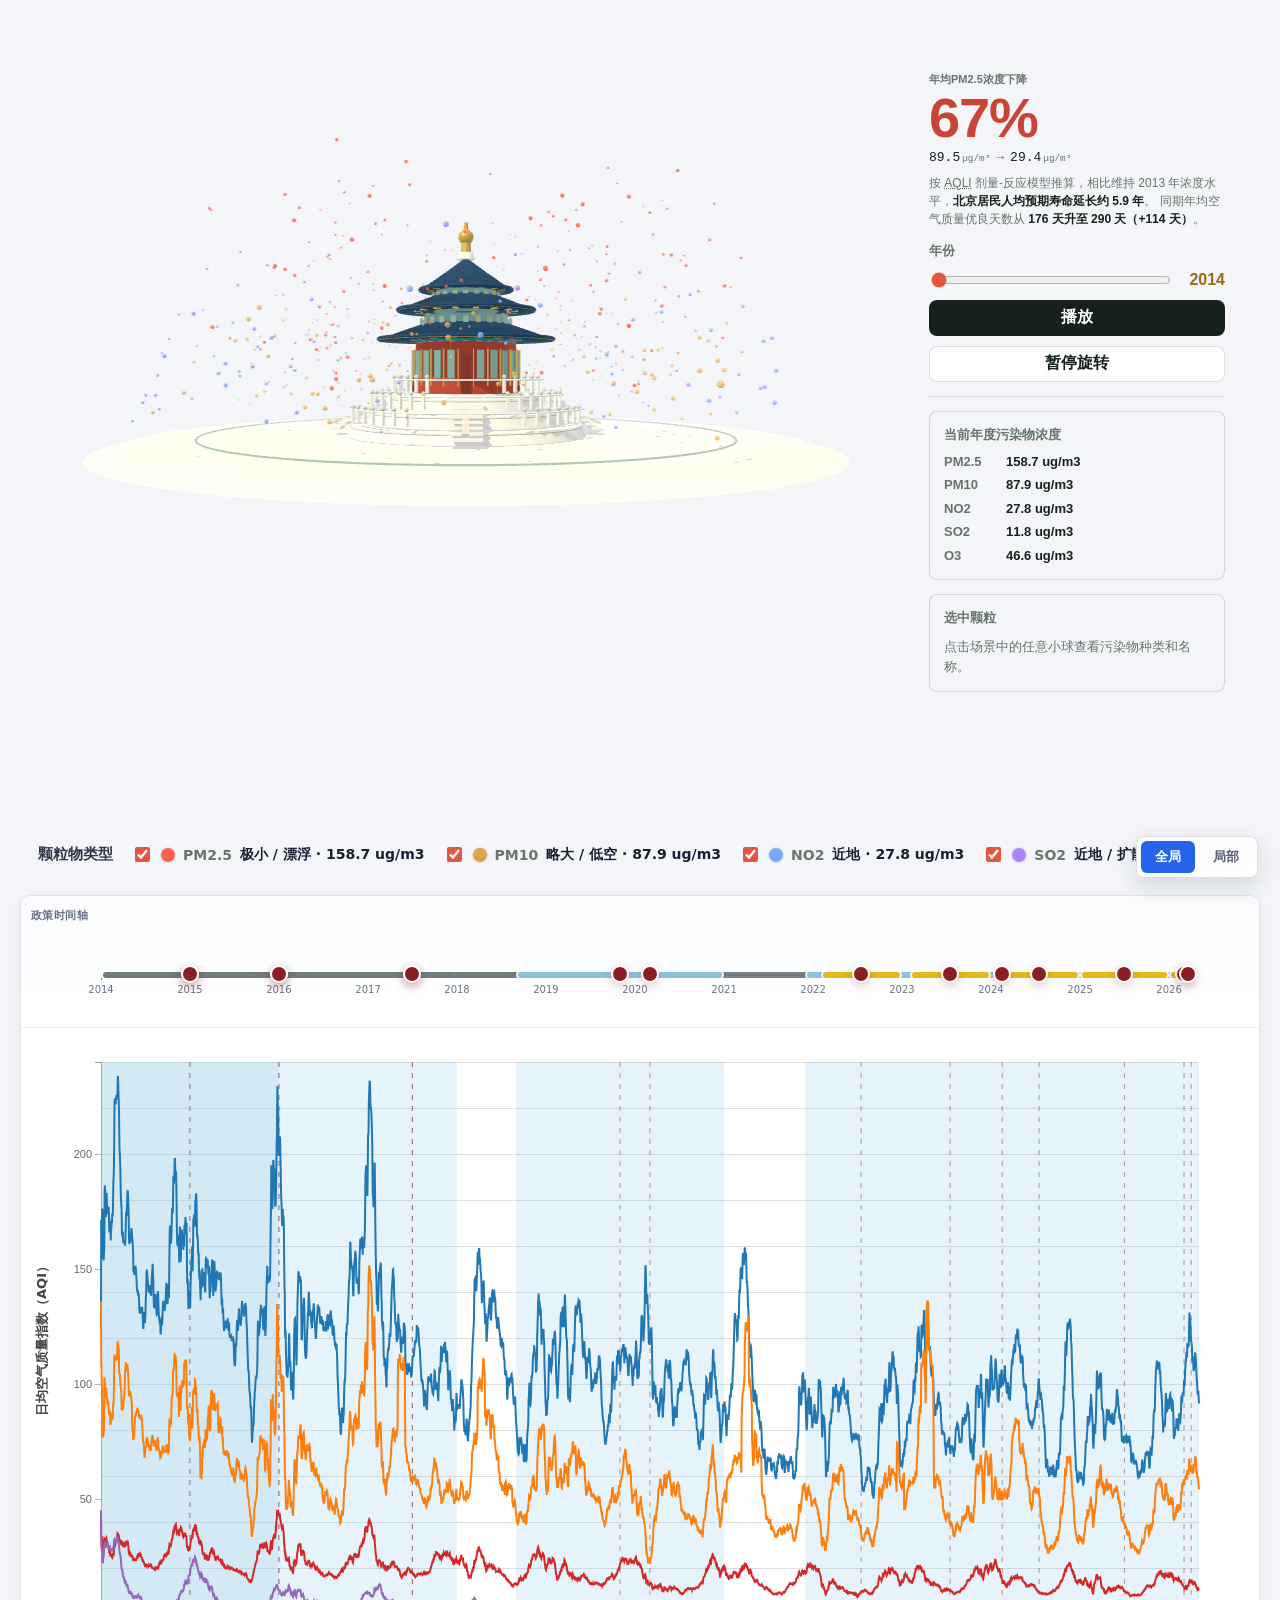
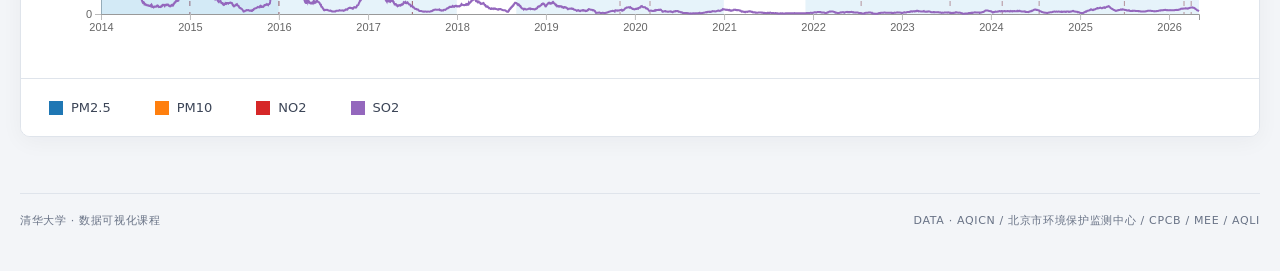
<file: Project Milana/index.html>
<!DOCTYPE html>
<html lang="zh-CN">
<head>
<meta charset="UTF-8">
<meta name="viewport" content="width=device-width, initial-scale=1">
<title>2014-2026年北京市空气质量概览</title>

<script src="../vendor/d3.v7.min.js"></script>

<style>
    :root {
        --bg: #f3f5f8;
        --panel: #ffffff;
        --ink: #172033;
        --muted: #697386;
        --rule: #dfe4eb;
        --accent: #2563eb;
        --accent-soft: #eaf1ff;
    }

    * {
        box-sizing: border-box;
    }

    body {
        margin: 0;
        color: var(--ink);
        background: var(--bg);
        font-family: "Noto Sans SC", "Microsoft YaHei", "PingFang SC", system-ui, sans-serif;
    }

    button,
    input {
        font: inherit;
    }

    .page {
        width: min(1540px, calc(100% - 40px));
        margin: 0 auto;
        padding: 32px 0 40px;
    }

    h1 {
        margin: 0 0 10px;
        color: #172033;
        font-family: "Noto Sans SC", "Microsoft YaHei", "PingFang SC", system-ui, sans-serif;
        font-size: clamp(30px, 3vw, 38px);
        font-weight: 800;
        line-height: 1.15;
        letter-spacing: -0.025em;
    }

    .pollution-3d-embed {
        width: 100%;
        margin: 0 auto 20px;
        background: var(--bg);
    }

    .pollution-3d-frame {
        display: block;
        width: 100%;
        height: 780px;
        border: 0;
        background: var(--bg);
    }

    .shared-pollutant-bar {
        display: flex;
        align-items: center;
        gap: 18px;
        width: 100%;
        margin: 0 auto 18px;
        padding: 12px 18px;
        overflow-x: auto;
        background: var(--bg);
        border: 0;
        box-shadow: none;
        white-space: nowrap;
    }

    .shared-pollutant-title {
        flex: 0 0 auto;
        color: #30394b;
        font-size: 15px;
        font-weight: 800;
    }

    .shared-pollutant-item {
        display: inline-flex;
        align-items: center;
        gap: 8px;
        flex: 0 0 auto;
        color: #172033;
        font-size: 14px;
        cursor: pointer;
        user-select: none;
    }

    .shared-pollutant-checkbox {
        width: 15px;
        height: 15px;
        accent-color: #e2573d;
        cursor: pointer;
    }

    .shared-swatch {
        width: 14px;
        height: 14px;
        border-radius: 50%;
        display: inline-block;
        box-shadow: 0 0 0 1px rgba(23, 32, 51, 0.08);
    }

    .shared-swatch.pm25 { background: #ff604a; }
    .shared-swatch.pm10 { background: #d9a548; }
    .shared-swatch.no2 { background: #7aa4ff; }
    .shared-swatch.so2 { background: #b184ff; }
    .shared-swatch.o3 { background: #61d7bb; }

    .shared-pollutant-code {
        color: #66766d;
        font-weight: 800;
    }

    .dashboard {
        display: grid;
        grid-template-columns: minmax(0, 1fr) 350px;
        gap: 18px;
        align-items: start;
    }

    .dashboard.full-view {
        grid-template-columns: minmax(0, 1fr);
    }

    .dashboard.full-view .policy-info {
        display: none;
    }

    .visualization-panel,
    .policy-info {
        background: var(--panel);
        border: 1px solid var(--rule);
        border-radius: 10px;
        box-shadow: 0 5px 22px rgba(23, 32, 51, 0.045);
    }

    .visualization-panel {
        min-width: 0;
        overflow: hidden;
    }

    .chart-scroll {
        width: 100%;
        overflow-x: auto;
        overflow-y: hidden;
        scrollbar-color: #aeb8c8 #edf0f4;
        scrollbar-width: thin;
    }

    .chart-scroll::-webkit-scrollbar {
        height: 12px;
    }

    .chart-scroll::-webkit-scrollbar-track {
        background: #edf0f4;
    }

    .chart-scroll::-webkit-scrollbar-thumb {
        background: #aeb8c8;
        border: 3px solid #edf0f4;
        border-radius: 999px;
    }

    .chart-legend {
        display: flex;
        align-items: center;
        gap: 44px;
        min-height: 58px;
        padding: 0 28px;
        overflow-x: auto;
        background: #fff;
        border-top: 1px solid var(--rule);
    }

    .chart-legend-item {
        display: inline-flex;
        flex: 0 0 auto;
        align-items: center;
        gap: 8px;
        color: #3c4557;
        font-size: 13px;
    }

    .chart-legend-swatch {
        width: 14px;
        height: 14px;
    }

    .chart-canvas {
        position: relative;
        min-width: 960px;
    }

    .dashboard.full-view .chart-scroll {
        overflow-x: hidden;
    }

    .dashboard.full-view .chart-canvas {
        min-width: 0;
    }

    .policy-timeline {
        position: relative;
        height: 132px;
        border-bottom: 1px solid #edf0f4;
        background:
            linear-gradient(180deg, #fbfcfe 0%, #fff 100%);
        overflow: hidden;
    }

    .policy-axis-line {
        position: absolute;
        top: 78px;
        height: 2px;
        background: #9ba6b6;
    }

    .policy-axis-title {
        position: absolute;
        top: 12px;
        color: var(--muted);
        font-size: 11px;
        font-weight: 700;
        letter-spacing: 0.04em;
    }

    .policy-duration {
        position: absolute;
        top: 74px;
        height: 10px;
        min-width: 3px;
        border: 2px solid #fff;
        border-radius: 999px;
        opacity: 0.9;
    }

    .policy-axis-tick {
        position: absolute;
        top: 77px;
        width: 1px;
        height: 7px;
        background: #7f8a9c;
    }

    .policy-axis-tick-label {
        position: absolute;
        top: 88px;
        color: var(--muted);
        font-size: 10px;
        transform: translateX(-50%);
    }

    .policy-marker {
        position: absolute;
        top: 69px;
        z-index: 3;
        width: 18px;
        height: 18px;
        padding: 0;
        color: inherit;
        text-align: left;
        background: transparent;
        border: 0;
        cursor: pointer;
        transform: translateX(-50%);
    }

    .policy-marker::before {
        content: "";
        position: absolute;
        left: 50%;
        top: 50%;
        width: 14px;
        height: 14px;
        background: #8b1e24;
        border: 2px solid #fff;
        border-radius: 50%;
        box-shadow: 0 3px 10px rgba(139, 30, 36, 0.24);
        transform: translate(-50%, -50%) scale(1);
        transform-origin: center;
        transition: background 140ms ease, box-shadow 140ms ease, transform 140ms ease;
    }

    .policy-marker::after {
        content: none;
    }

    .policy-marker:hover,
    .policy-marker:focus-visible,
    .policy-marker.active {
        z-index: 4;
        outline: none;
    }

    .policy-marker:hover::before,
    .policy-marker:focus-visible::before,
    .policy-marker.active::before {
        box-shadow: 0 5px 18px rgba(139, 30, 36, 0.34);
        transform: translate(-50%, -50%) scale(1.24);
    }

    .policy-marker.active::before {
        background: #5f1117;
    }

    .policy-cover {
        display: none;
        float: left;
        width: 50px;
        height: 66px;
        margin-right: 9px;
        object-fit: cover;
        object-position: top;
        background: #edf0f4;
        border: 1px solid #d9dee6;
        border-radius: 3px;
    }

    .policy-marker-name {
        position: absolute;
        bottom: 28px;
        left: 50%;
        display: block;
        width: var(--label-width, 260px);
        max-width: calc(100vw - 40px);
        padding: 8px 10px;
        opacity: 0;
        visibility: hidden;
        color: #253047;
        background: rgba(255, 255, 255, 0.98);
        border: 1px solid #d9dee6;
        border-radius: 6px;
        box-shadow: 0 8px 22px rgba(23, 32, 51, 0.16);
        font-size: 12px;
        font-weight: 700;
        line-height: 1.45;
        text-align: center;
        white-space: normal;
        transform: translate(calc(-50% + var(--label-offset, 0px)), 0);
        transition: opacity 140ms ease, visibility 140ms ease;
        pointer-events: none;
    }

    .policy-marker:hover .policy-marker-name,
    .policy-marker:focus-visible .policy-marker-name,
    .policy-marker.is-hover .policy-marker-name {
        opacity: 1;
        visibility: visible;
    }

    .policy-marker-date {
        display: none;
        clear: both;
        padding-top: 8px;
        color: var(--muted);
        font-size: 10px;
    }

    svg {
        display: block;
        background: #fff;
    }

    /* The image timeline replaces the old compact policy labels above the SVG. */
    .secondary-policy-bar,
    .secondary-policy-label,
    .baseline-policy-bar,
    .baseline-policy-start,
    .baseline-policy-end,
    .baseline-policy-label,
    .legal-policy-line,
    .legal-policy-marker,
    .legal-policy-label,
    .policy-label,
    .policy-layer-label {
        display: none;
    }

    .tooltip {
        position: absolute;
        z-index: 10;
        max-width: 310px;
        padding: 10px 12px;
        pointer-events: none;
        color: #273044;
        background: rgba(255, 255, 255, 0.97);
        border: 1px solid #cbd1da;
        border-radius: 7px;
        box-shadow: 0 5px 18px rgba(0, 0, 0, 0.13);
        font-size: 13px;
        line-height: 1.5;
        opacity: 0;
    }

    .policy-info {
        position: sticky;
        top: 18px;
        min-height: 520px;
        padding: 20px;
        overflow-y: auto;
    }

    .policy-info h2 {
        margin: 0 0 16px;
        font-size: 19px;
    }

    .policy-placeholder {
        margin: 0;
        color: var(--muted);
        line-height: 1.7;
    }

    .policy-detail-cover {
        display: block;
        width: 132px;
        max-height: 178px;
        margin: 0 auto 16px;
        object-fit: cover;
        object-position: top;
        border: 1px solid var(--rule);
        border-radius: 5px;
        box-shadow: 0 5px 16px rgba(23, 32, 51, 0.12);
    }

    .policy-detail h3 {
        margin: 0 0 16px;
        color: #253047;
        font-size: 17px;
        line-height: 1.5;
    }

    .policy-meta {
        display: grid;
        gap: 12px;
        margin: 0;
    }

    .policy-meta-row {
        padding-bottom: 11px;
        border-bottom: 1px solid #edf0f4;
    }

    .policy-meta dt {
        margin-bottom: 5px;
        color: var(--muted);
        font-size: 12px;
        font-weight: 700;
    }

    .policy-meta dd {
        margin: 0;
        color: #374055;
        font-size: 13px;
        line-height: 1.65;
        white-space: pre-line;
    }

    .policy-link {
        display: inline-block;
        padding: 7px 13px;
        color: #fff;
        font-weight: 700;
        text-decoration: none;
        background: var(--accent);
        border-radius: 6px;
    }

    .policy-clickable {
        cursor: pointer;
    }

    .policy-clickable:hover,
    .policy-clickable:focus {
        filter: brightness(0.82);
        outline: none;
    }

    .policy-chart-line {
        stroke: #8b1e24;
        stroke-dasharray: 5 6;
        stroke-width: 1.1;
        opacity: 0.5;
        pointer-events: none;
    }

    .view-mode-toggle {
        position: fixed;
        right: 22px;
        bottom: 22px;
        z-index: 10000;
        display: inline-flex;
        gap: 4px;
        padding: 4px;
        border: 1px solid #d9dde5;
        border-radius: 8px;
        background: rgba(255, 255, 255, 0.94);
        box-shadow: 0 8px 24px rgba(23, 32, 51, 0.14);
        backdrop-filter: blur(10px);
    }

    .view-mode-button {
        min-width: 54px;
        border: 0;
        border-radius: 6px;
        padding: 7px 11px;
        background: transparent;
        color: #596273;
        cursor: pointer;
        font-size: 13px;
        font-weight: 800;
    }

    .view-mode-button.active {
        background: var(--accent);
        color: #fff;
    }

    .site-footer {
        display: flex;
        justify-content: space-between;
        gap: 20px;
        margin-top: 56px;
        padding-top: 18px;
        border-top: 1px solid var(--rule);
        color: var(--muted);
        font-size: 11px;
        letter-spacing: 0.06em;
        line-height: 1.7;
    }

    @media (max-width: 1100px) {
        .page {
            width: min(calc(100% - 22px), 1540px);
            padding: 20px 0 32px;
        }

        .dashboard {
            grid-template-columns: 1fr;
        }

        .policy-info {
            position: static;
            height: auto !important;
            max-height: none;
            min-height: 0;
        }

        .site-footer {
            flex-direction: column;
            gap: 6px;
        }

    }
</style>
</head>

<body>
<div class="page">
    <section class="pollution-3d-embed" aria-label="天坛与污染物颗粒三维可视化">
        <iframe
            class="pollution-3d-frame"
            src="pollution-3d.html?v=20260616-cleanup-caption"
            title="天坛与污染物颗粒三维可视化"
            loading="lazy"
        ></iframe>
    </section>

    <div class="shared-pollutant-bar" aria-label="颗粒物类型">
        <span class="shared-pollutant-title">颗粒物类型</span>
        <label class="shared-pollutant-item">
            <input class="shared-pollutant-checkbox" type="checkbox" value="pm25" checked>
            <span class="shared-swatch pm25"></span>
            <span class="shared-pollutant-code">PM2.5</span>
            <strong>极小 / 漂浮 <span class="shared-pollutant-value" data-shared-pollutant="pm25"></span></strong>
        </label>
        <label class="shared-pollutant-item">
            <input class="shared-pollutant-checkbox" type="checkbox" value="pm10" checked>
            <span class="shared-swatch pm10"></span>
            <span class="shared-pollutant-code">PM10</span>
            <strong>略大 / 低空 <span class="shared-pollutant-value" data-shared-pollutant="pm10"></span></strong>
        </label>
        <label class="shared-pollutant-item">
            <input class="shared-pollutant-checkbox" type="checkbox" value="no2" checked>
            <span class="shared-swatch no2"></span>
            <span class="shared-pollutant-code">NO2</span>
            <strong>近地 <span class="shared-pollutant-value" data-shared-pollutant="no2"></span></strong>
        </label>
        <label class="shared-pollutant-item">
            <input class="shared-pollutant-checkbox" type="checkbox" value="so2" checked>
            <span class="shared-swatch so2"></span>
            <span class="shared-pollutant-code">SO2</span>
            <strong>近地 / 扩散 <span class="shared-pollutant-value" data-shared-pollutant="so2"></span></strong>
        </label>
        <label class="shared-pollutant-item">
            <input class="shared-pollutant-checkbox" type="checkbox" value="o3">
            <span class="shared-swatch o3"></span>
            <span class="shared-pollutant-code">O3</span>
            <strong>高空 / 光晕 <span class="shared-pollutant-value" data-shared-pollutant="o3"></span></strong>
        </label>
    </div>

    <div class="dashboard full-view" id="dashboard">
        <section class="visualization-panel">
            <div class="chart-scroll" id="chartScroll">
                <div class="chart-canvas" id="chartCanvas">
                    <div class="policy-timeline" id="policyTimeline" aria-label="政策时间轴"></div>
                    <svg id="airQualityChart" width="1400" height="650" aria-label="日均空气质量指数图表"></svg>
                    <div class="tooltip"></div>
                </div>
            </div>
            <div class="chart-legend" aria-label="污染物图例">
                <span class="chart-legend-item" data-pollutant="pm25"><i class="chart-legend-swatch" style="background:#1f77b4"></i>PM2.5</span>
                <span class="chart-legend-item" data-pollutant="pm10"><i class="chart-legend-swatch" style="background:#ff7f0e"></i>PM10</span>
                <span class="chart-legend-item" data-pollutant="o3"><i class="chart-legend-swatch" style="background:#2ca02c"></i>O3</span>
                <span class="chart-legend-item" data-pollutant="no2"><i class="chart-legend-swatch" style="background:#d62728"></i>NO2</span>
                <span class="chart-legend-item" data-pollutant="so2"><i class="chart-legend-swatch" style="background:#9467bd"></i>SO2</span>
                <span class="chart-legend-item" data-pollutant="co"><i class="chart-legend-swatch" style="background:#8c564b"></i>CO</span>
            </div>
        </section>

        <aside class="policy-info" id="policyInfo" aria-live="polite">
            <h2 id="policyInfoTitle">政策信息</h2>
            <div id="policyDetail">
                <p class="policy-placeholder">点击图表上方的政策封面或名称，可查看具体政策信息。</p>
            </div>
        </aside>
    </div>

    <div class="view-mode-toggle" aria-label="视图模式切换">
        <button id="fullViewButton" class="view-mode-button active" type="button">全屏</button>
        <button id="localViewButton" class="view-mode-button" type="button">局部</button>
    </div>

    <footer class="site-footer">
        <div class="left" id="footerCourse">清华大学 · 数据可视化课程</div>
        <div class="right">DATA · AQICN / 北京市环境保护监测中心 / CPCB / MEE / AQLI</div>
    </footer>
</div>

<script src="../vendor/xlsx.full.min.js"></script>
<script src="script.js?v=20260616-cleanup-caption"></script>
</body>
</html>
</file>
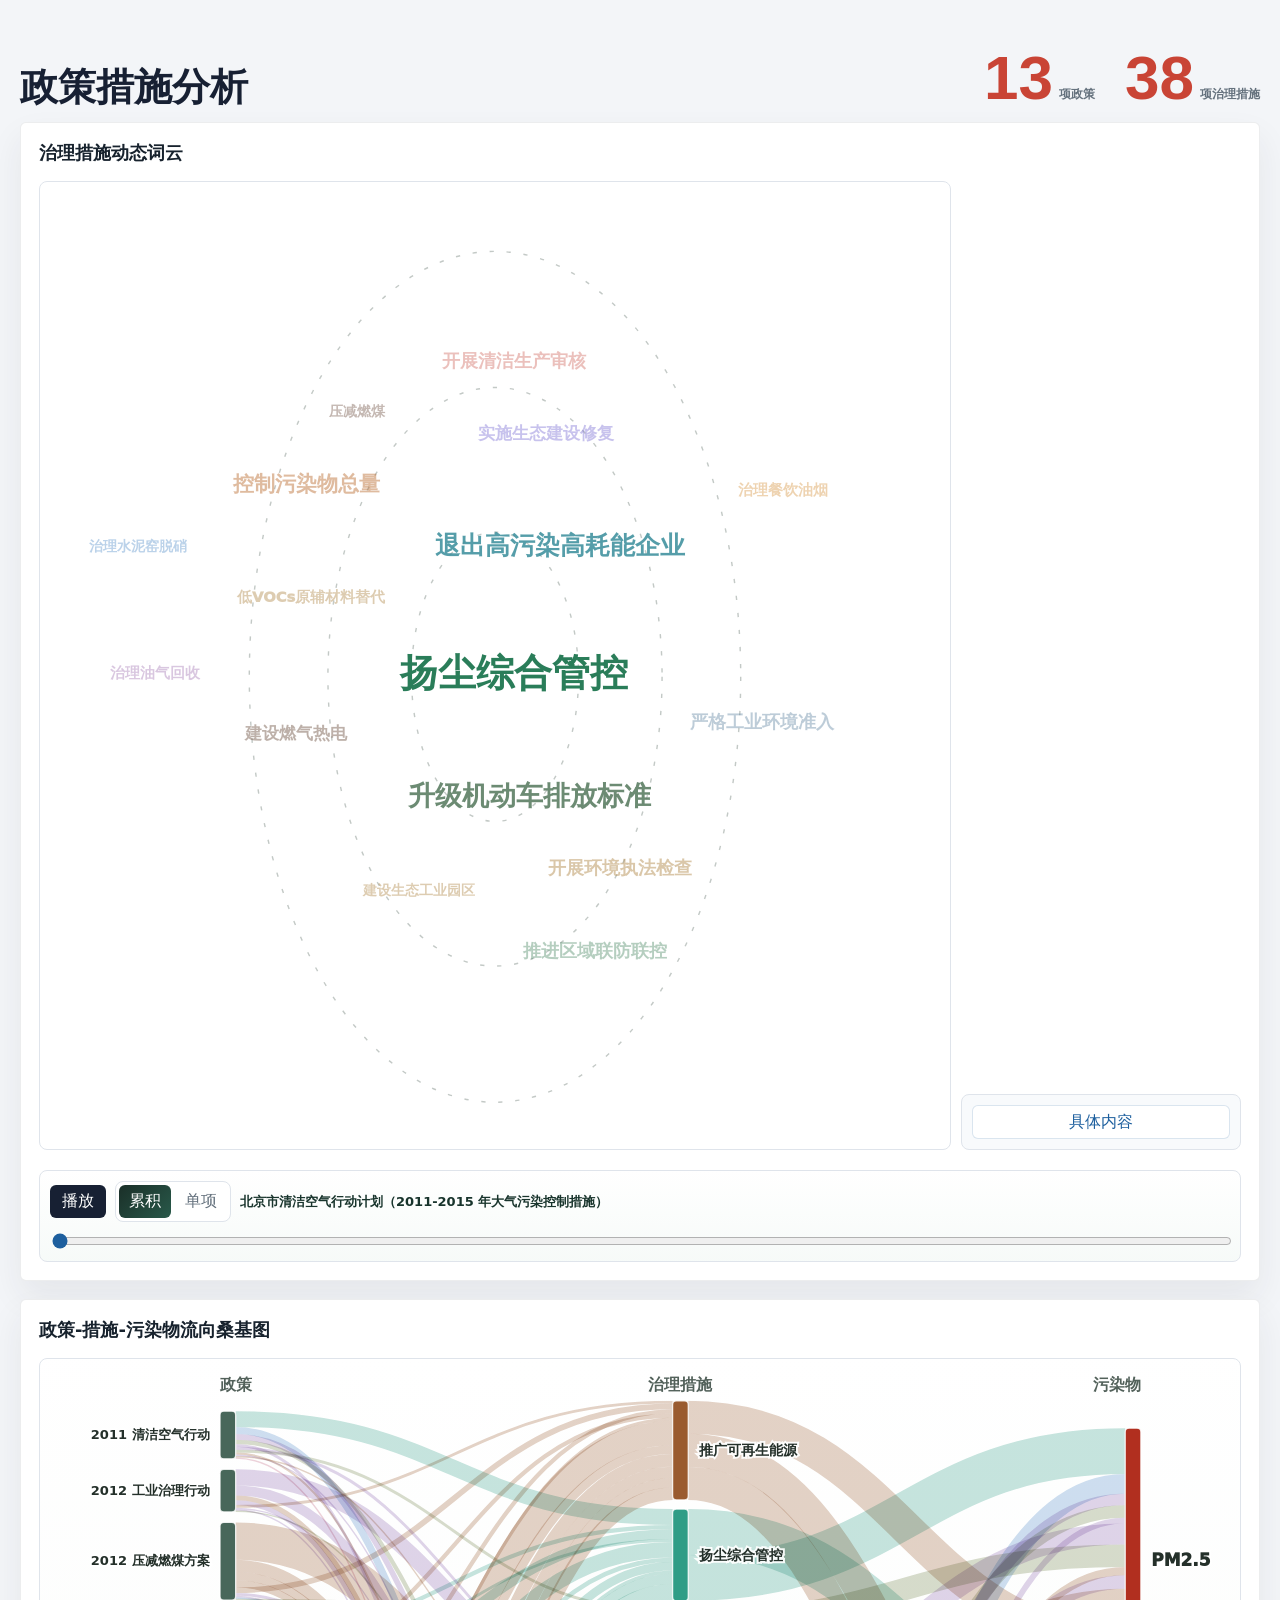
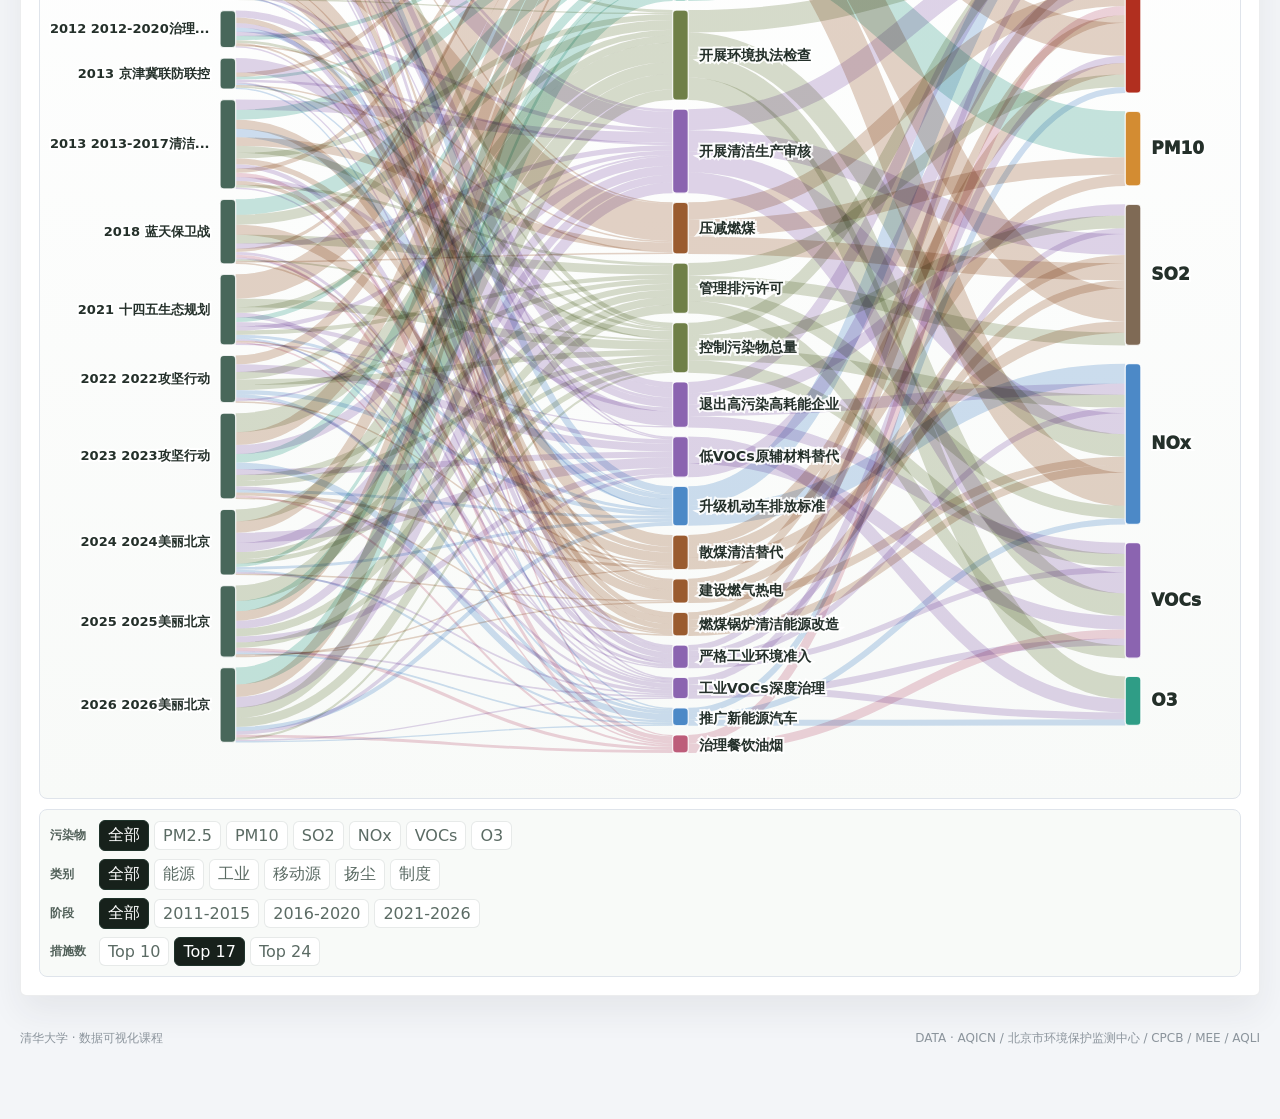
<file: project_policy/index.html>
<!doctype html>
<html lang="zh-CN">
<head>
  <meta charset="utf-8">
  <meta name="viewport" content="width=device-width, initial-scale=1">
  <title>政策措施分析</title>
  <link rel="icon" href="data:,">
  <link rel="stylesheet" href="policy-measure-charts.css">
  <style>
    :root {
      --ink: #17222d;
      --muted: #64717d;
      --paper: #f3f5f8;
    }

    * {
      box-sizing: border-box;
    }

    body {
      margin: 0;
      color: var(--ink);
      background: var(--paper);
      font-family: "Noto Sans SC", "Microsoft YaHei", "PingFang SC", system-ui, sans-serif;
    }

    .page-shell {
      width: min(1540px, calc(100% - 40px));
      margin: 0 auto;
      padding: 32px 0 72px;
    }

    .hero {
      margin-bottom: 24px;
    }

    h1 {
      margin: 0 0 10px;
      color: #172033;
      font-size: clamp(30px, 3vw, 38px);
      font-weight: 800;
      line-height: 1.15;
      letter-spacing: 0;
    }

    .hero-copy {
      max-width: 820px;
      margin: 0;
      color: var(--muted);
      font-size: 15px;
      line-height: 1.7;
    }

    .site-footer {
      display: flex;
      justify-content: space-between;
      gap: 20px;
      margin-top: 34px;
      color: #8b949c;
      font-size: 12px;
    }

    @media (max-width: 760px) {
      .page-shell {
        width: min(100vw - 24px, 760px);
        padding: 22px 0 44px;
      }

      .site-footer {
        display: block;
      }

      .site-footer .right {
        margin-top: 6px;
      }
    }
  </style>
</head>
<body>
  <main class="page-shell">
    <section
      data-policy-measure-charts
      data-policy-measure-page-title="政策措施分析"
      aria-label="北京市政策治理措施词云与桑基图"
    ></section>

    <footer class="site-footer">
      <div class="left">清华大学 · 数据可视化课程</div>
      <div class="right">DATA · AQICN / 北京市环境保护监测中心 / CPCB / MEE / AQLI</div>
    </footer>
  </main>

  <script src="../vendor/d3.v7.min.js"></script>
  <script src="policy-measure-wordcloud-data.js"></script>
  <script src="policy-measure-charts.js?v=20260616-sankey-wordcloud-pin"></script>
</body>
</html>
</file>
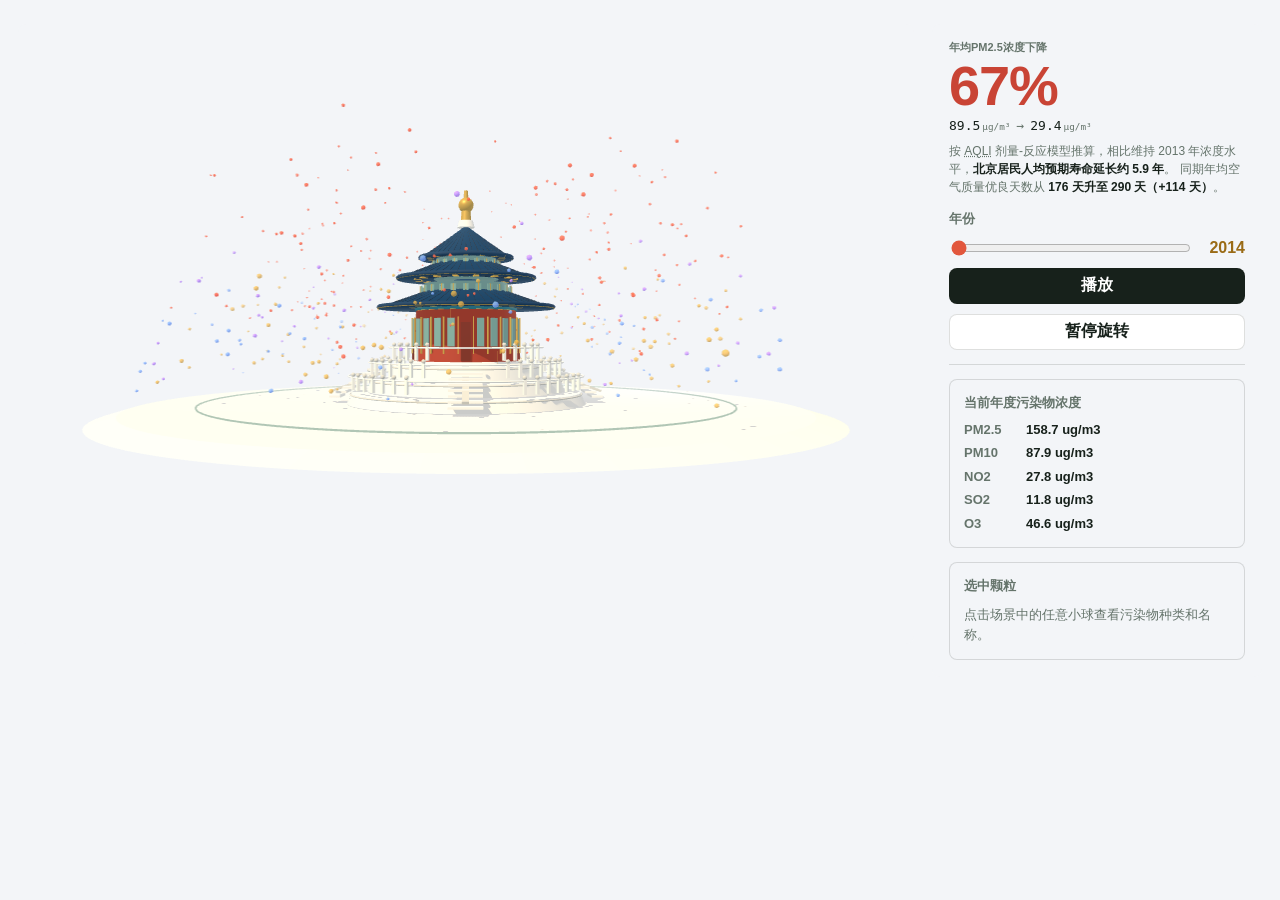
<file: Project Milana/pollution-3d.html>
<!doctype html>
<html lang="zh-CN">
  <head>
    <meta charset="utf-8">
    <meta name="viewport" content="width=device-width, initial-scale=1">
    <title>北京污染颗粒 3D 场景</title>
    <link rel="icon" href="data:,">
    <link rel="stylesheet" href="pollution-3d.css">
  </head>
  <body>
    <main class="scene-page">
      <section class="scene-layout" aria-label="天坛祈年殿与污染颗粒三维可视化">
        <div class="scene-stage">
          <canvas id="pollution-scene" aria-label="天坛周围分布 PM2.5、PM10、NO2、O3、SO2 污染颗粒的 3D 场景"></canvas>
          <div id="webgl-warning" class="webgl-warning">3D 资源加载中。如果长时间停留在这里，请刷新页面或检查浏览器 WebGL 支持。</div>
        </div>

        <aside class="control-panel">
          <div class="control-group">
            <div class="year-hero-summary" aria-label="北京 PM2.5 治理成效摘要">
              <div class="overview-hero-caption">年均PM2.5浓度下降</div>
              <div class="overview-hero-pct">67%</div>
              <div class="overview-hero-change">
                <span>89.5<span class="overview-hero-value-unit">µg/m³</span></span><span class="overview-hero-arrow">→</span><span>29.4<span class="overview-hero-value-unit">µg/m³</span></span>
              </div>
              <p class="overview-hero-impact">
                按 <abbr title="AQLI（Air Quality Life Index, Univ. of Chicago）：每 1 µg/m³ PM₂.₅ 长期暴露对应约 0.098 年寿命差">AQLI</abbr>
                剂量-反应模型推算，相比维持 2013 年浓度水平，<b>北京居民人均预期寿命延长约 5.9 年</b>。
                同期年均空气质量优良天数从 <b>176 天升至 290 天（+114 天）</b>。
              </p>
            </div>
            <label class="control-label" for="year-slider">年份</label>
            <div class="range-row">
              <input id="year-slider" type="range" min="0" max="12" value="0" step="1">
              <strong id="year-value">2014</strong>
            </div>
            <button id="year-play-button" class="year-play-button" type="button">播放</button>
            <button id="rotation-toggle-button" class="year-play-button secondary" type="button">暂停旋转</button>
          </div>

          <div class="annual-concentration-card" id="annual-concentrations" aria-live="polite">
            <span class="control-label">当前年度污染物浓度</span>
          </div>

          <div class="particle-detail-card" id="particle-detail" aria-live="polite">
            <span class="control-label">选中颗粒</span>
            <div class="particle-detail-empty">点击场景中的任意小球查看污染物种类和名称。</div>
          </div>
        </aside>
      </section>
    </main>

    <script src="pollution-3d.bundle.js"></script>
  </body>
</html>
</file>
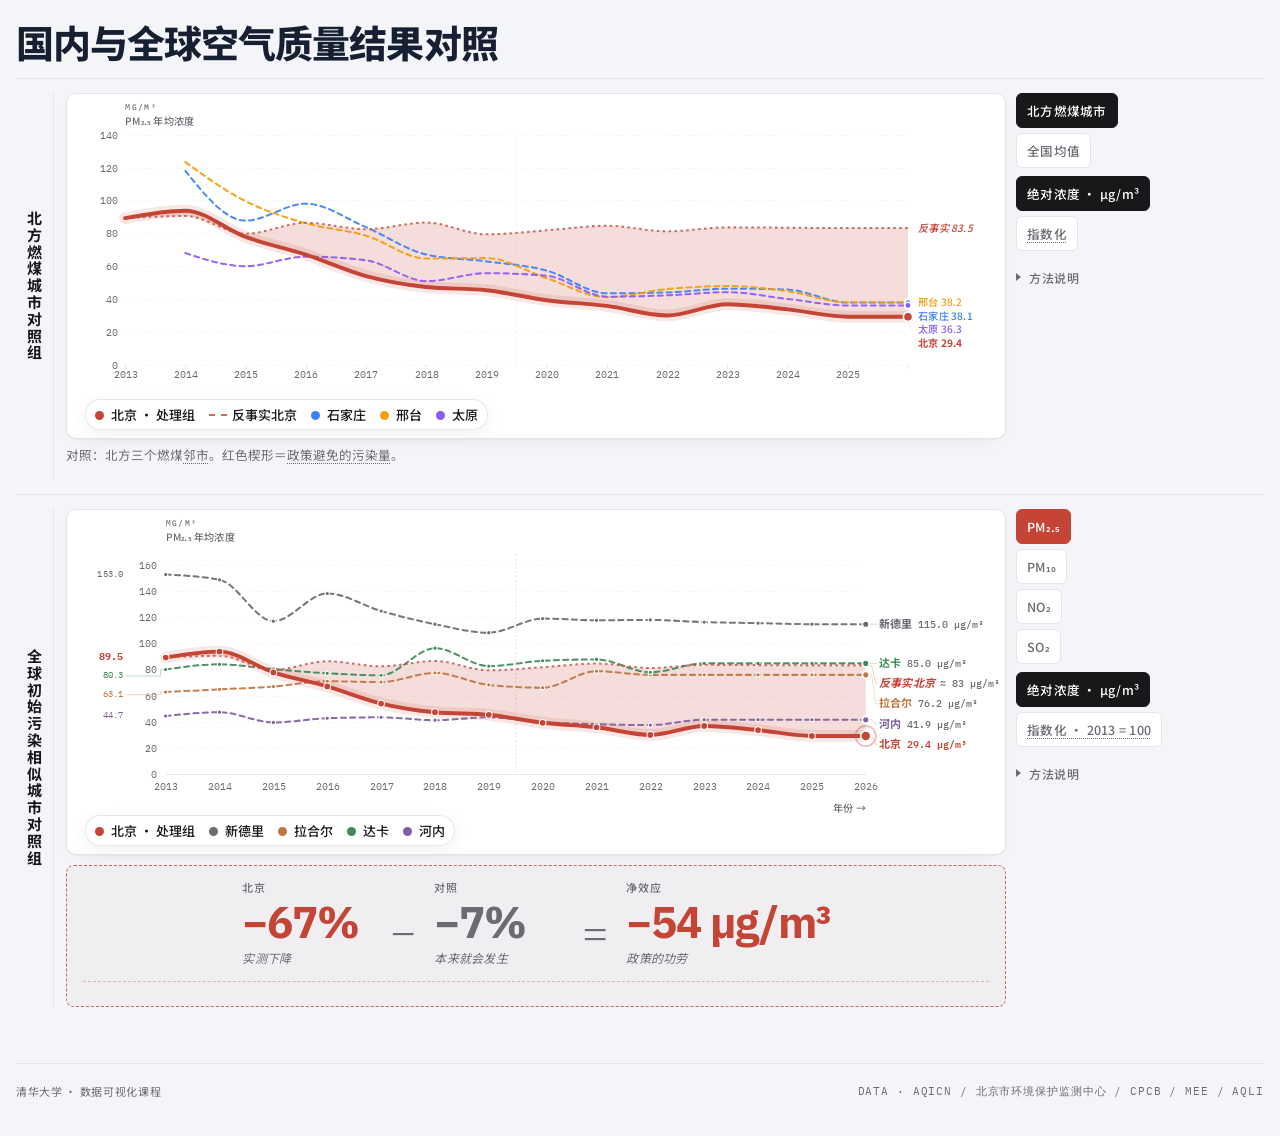
<file: project_chart/bar-chart-race.html>
<!DOCTYPE html>
<html lang="zh-CN">

<head>
  <meta charset="UTF-8" />
  <title>国内与全球空气质量结果对照</title>
  <meta name="viewport" content="width=device-width, initial-scale=1.0" />
  <link rel="preconnect" href="https://fonts.googleapis.com">
  <link rel="preconnect" href="https://fonts.gstatic.com" crossorigin>
  <link
    href="https://fonts.googleapis.com/css2?family=Noto+Sans+SC:wght@300;400;500;600;700;800&family=IBM+Plex+Sans:wght@300;400;500;600&family=IBM+Plex+Mono:wght@400;500&display=swap"
    rel="stylesheet">
  <script src="../vendor/d3.v7.min.js"></script>
  <style>
    :root {
      --bg: #f3f5f8;
      --bg-2: #ffffff;
      --ink: #18181b;
      --ink-soft: #6b6b73;
      --rule: #e5e5e8;
      --rule-soft: #f0f0f3;
      --accent: #18181b;

      --pm25: #c44536;
      --pm10: #e09f3e;
      --no2: #5c8a4e;
      --so2: #2e5c8a;
    }

    * {
      box-sizing: border-box;
    }

    html,
    body {
      margin: 0;
      padding: 0;
      background: var(--bg);
      color: var(--ink);
      font-family: "Noto Sans SC", "IBM Plex Sans", system-ui, -apple-system, "PingFang SC",
        "Microsoft YaHei", sans-serif;
      font-weight: 400;
      -webkit-font-smoothing: antialiased;
      text-rendering: optimizeLegibility;
    }

    .page {
      position: relative;
      width: min(1500px, calc(100% - 32px));
      max-width: none;
      margin: 0 auto;
      padding: 20px 0 36px;
    }

    /* ---------- header ---------- */
    .masthead {
      display: flex;
      justify-content: space-between;
      align-items: center;
      padding-bottom: 14px;
      margin-bottom: 8px;
      border-bottom: 1px solid var(--rule);
      font-size: 12.5px;
      color: var(--ink-soft);
    }

    .masthead .left,
    .masthead .right {
      letter-spacing: 0.02em;
    }

    .masthead .right {
      font-family: "IBM Plex Mono", monospace;
      font-size: 11px;
      letter-spacing: 0.05em;
    }

    .title-block {
      text-align: center;
      margin: 28px 0 10px;
    }

    .page-title-block {
      margin: 0 0 12px;
      text-align: left;
    }

    h1 {
      font-family: "Noto Sans SC", system-ui, sans-serif;
      font-weight: 700;
      font-size: clamp(34px, 4.8vw, 54px);
      line-height: 1.18;
      letter-spacing: -0.015em;
      margin: 0 0 8px;
    }

    .page-title-block h1 {
      margin: 0 0 10px;
      color: #172033;
      font-family: "Noto Sans SC", "Microsoft YaHei", "PingFang SC", system-ui, sans-serif;
      font-size: clamp(30px, 3vw, 38px);
      font-weight: 800;
      line-height: 1.15;
      letter-spacing: -0.025em;
    }

    h1 em {
      font-style: normal;
      color: var(--pm25);
    }

    .subtitle {
      font-size: 14.5px;
      color: var(--ink-soft);
      max-width: 760px;
      margin: 10px auto 0;
      line-height: 1.7;
      font-weight: 400;
    }

    .deck {
      display: flex;
      gap: 28px;
      justify-content: center;
      align-items: center;
      margin: 22px auto 8px;
      font-size: 13px;
      color: var(--ink);
      font-weight: 500;
    }

    .deck .dot {
      display: inline-block;
      width: 9px;
      height: 9px;
      border-radius: 50%;
      margin-right: 7px;
      vertical-align: 0px;
    }

    .deck span {
      white-space: nowrap;
    }

    /* ---------- chart frame ---------- */
    .chart-frame {
      position: relative;
      margin: 20px 0 0;
      background: var(--bg-2);
      border: 1px solid var(--rule);
      border-radius: 10px;
      box-shadow:
        0 1px 2px rgba(24, 24, 27, 0.04),
        0 8px 24px -12px rgba(24, 24, 27, 0.08);
      padding: 6px;
    }

    svg.chart,
    #domesticSvg {
      display: block;
      width: 100%;
      height: auto;
      overflow: visible;
    }

    /* axes / labels */
    .axis path,
    .axis line {
      stroke: var(--rule);
      shape-rendering: crispEdges;
    }

    .axis text {
      font-family: "IBM Plex Mono", "Noto Sans SC", monospace;
      font-size: 11.5px;
      fill: var(--ink-soft);
    }

    .axis-title {
      font-family: "Noto Sans SC", "IBM Plex Sans", sans-serif;
      font-size: 12px;
      letter-spacing: 0.02em;
      fill: var(--ink-soft);
      font-weight: 500;
    }

    .grid line {
      stroke: var(--rule-soft);
      stroke-dasharray: 2 4;
      shape-rendering: crispEdges;
    }

    .grid path {
      stroke: none;
    }

    /* ---------- tooltip ---------- */
    .tooltip {
      position: fixed;
      pointer-events: none;
      background: var(--ink);
      color: #fff;
      padding: 11px 14px;
      border-radius: 8px;
      font-size: 12.5px;
      line-height: 1.5;
      box-shadow: 0 6px 22px rgba(0, 0, 0, 0.18);
      transform: translate(-50%, calc(-100% - 10px));
      opacity: 0;
      transition: opacity 100ms ease;
      z-index: 50;
      min-width: 150px;
      max-width: 220px;
    }

    .tooltip.is-visible {
      opacity: 1;
    }

    .tooltip::after {
      content: "";
      position: absolute;
      bottom: -5px;
      left: 50%;
      transform: translateX(-50%) rotate(45deg);
      width: 8px;
      height: 8px;
      background: var(--ink);
    }

    .tooltip .name {
      font-family: "Noto Sans SC", "IBM Plex Sans", sans-serif;
      font-style: normal;
      font-weight: 600;
      font-size: 15.5px;
      margin-bottom: 6px;
      line-height: 1.1;
    }

    .tooltip .interp-tag {
      display: inline-block;
      margin-left: 6px;
      padding: 1px 5px;
      font-size: 9.5px;
      font-weight: 500;
      color: rgba(255, 255, 255, 0.55);
      background: rgba(255, 255, 255, 0.10);
      border-radius: 3px;
      letter-spacing: 0.04em;
      vertical-align: 2px;
    }

    /* Counterfactual info popup — wider, multi-paragraph explanation.
       Pointer-events auto so user can move cursor onto the popup to read. */
    .info-tooltip {
      min-width: 300px;
      max-width: 340px;
      transform: translate(-50%, calc(-100% - 16px));
    }

    /* Capture pointer events only while visible. When hidden, the popup stays
       in the DOM at opacity:0 (position:fixed at its last spot); keeping
       pointer-events:auto made it silently intercept clicks after the cursor
       left it — e.g. blocking the "方法说明" toggle on the DiD chart. */
    .info-tooltip.is-visible {
      pointer-events: auto;
    }

    .info-tooltip::after {
      bottom: -5px;
    }

    .info-tooltip .info-title {
      font-family: "Noto Sans SC", "IBM Plex Sans", sans-serif;
      font-weight: 700;
      font-size: 14px;
      margin-bottom: 8px;
      padding-bottom: 8px;
      border-bottom: 1px solid rgba(255, 255, 255, 0.15);
      letter-spacing: 0.01em;
    }

    .info-tooltip .info-body {
      font-family: "Noto Sans SC", "IBM Plex Sans", sans-serif;
      font-size: 12px;
      line-height: 1.6;
      margin: 6px 0;
      color: rgba(255, 255, 255, 0.85);
    }

    .info-tooltip .info-body b {
      color: #fff;
      font-weight: 600;
    }

    .info-tooltip .info-formula {
      font-family: "IBM Plex Mono", monospace;
      font-size: 11.5px;
      background: rgba(255, 255, 255, 0.08);
      padding: 8px 10px;
      border-radius: 4px;
      margin: 8px 0;
      color: rgba(255, 255, 255, 0.92);
      letter-spacing: 0.02em;
    }

    .tooltip .name .swatch {
      display: inline-block;
      width: 9px;
      height: 9px;
      border-radius: 50%;
      margin-right: 7px;
      vertical-align: 1px;
    }

    .tooltip .row {
      display: flex;
      justify-content: space-between;
      gap: 14px;
      font-size: 12px;
      margin-top: 2px;
    }

    .tooltip .row .k {
      color: rgba(255, 255, 255, 0.6);
      font-weight: 400;
    }

    .tooltip .row .v {
      font-family: "IBM Plex Mono", monospace;
      font-weight: 500;
    }

    /* ---------- footer ---------- */
    .footer-notes {
      margin-top: 22px;
      padding-top: 16px;
      border-top: 1px solid var(--rule);
      display: grid;
      grid-template-columns: 1fr 1fr;
      gap: 28px;
      font-size: 12.5px;
      line-height: 1.7;
      color: var(--ink-soft);
    }

    .footer-notes h3 {
      font-family: "Noto Sans SC", "IBM Plex Sans", sans-serif;
      font-size: 12.5px;
      letter-spacing: 0.02em;
      margin: 0 0 6px;
      color: var(--ink);
      font-weight: 600;
    }

    .footer-notes p {
      margin: 0 0 8px;
    }

    .footer-notes code {
      font-family: "IBM Plex Mono", monospace;
      font-size: 11.5px;
      background: rgba(24, 24, 27, 0.06);
      padding: 1px 6px;
      border-radius: 4px;
    }

    @media (max-width: 720px) {
      .page {
        width: min(calc(100% - 22px), 1540px);
        padding: 20px 0 40px;
      }

      .footer-notes {
        grid-template-columns: 1fr;
      }

    }

    .comparison-stack {
      display: grid;
      gap: 16px;
      margin-top: 14px;
    }

    .comparison-stack .domestic-section,
    .comparison-stack .did-section {
      margin-top: 0;
      padding-top: 14px;
    }

    .comparison-stack .title-block {
      margin: 0 0 8px;
    }

    .comparison-stack .deck {
      position: absolute;
      left: 18px;
      right: auto;
      bottom: 8px;
      z-index: 8;
      display: flex;
      flex-wrap: wrap;
      justify-content: flex-start;
      gap: 6px 14px;
      max-width: min(760px, calc(100% - 36px));
      margin: 0;
      padding: 5px 9px;
      background: rgba(255, 255, 255, 0.78);
      border: 1px solid rgba(229, 229, 232, 0.88);
      border-radius: 999px;
      box-shadow: 0 4px 16px rgba(24, 24, 27, 0.06);
      pointer-events: none;
    }

    .comparison-stack .did-controls {
      width: 248px;
      margin: 0;
    }

    .comparison-stack .chart-frame {
      width: 100%;
      max-width: none;
      margin: 0;
      padding: 4px 4px 36px;
    }

    .comparison-panel {
      display: grid;
      grid-template-columns: 38px minmax(0, 1fr);
      gap: 12px;
      align-items: stretch;
      max-width: 1500px;
      margin: 0 auto;
    }

    .comparison-side-label {
      writing-mode: vertical-rl;
      text-orientation: mixed;
      display: flex;
      align-items: center;
      justify-content: center;
      min-height: 320px;
      padding: 12px 6px;
      border-right: 1px solid var(--rule);
      color: var(--ink);
      font-family: "Noto Sans SC", "IBM Plex Sans", sans-serif;
      font-size: 15px;
      font-weight: 700;
      letter-spacing: 0.12em;
      line-height: 1.2;
    }

    .comparison-panel-main {
      min-width: 0;
    }

    .comparison-panel .title-block {
      text-align: left;
    }

    .chart-workspace {
      display: grid;
      grid-template-columns: minmax(0, 1fr) max-content;
      gap: 10px;
      align-items: stretch;
      width: 100%;
    }

    .chart-column {
      min-width: 0;
    }

    .chart-caption {
      margin-top: 6px;
      color: var(--ink-soft);
      font-size: 12.5px;
      line-height: 1.6;
      text-align: left;
    }

    .formula-box {
      width: 100%;
      margin-top: 10px;
      padding: 12px 16px;
      border: 1.5px dashed rgba(196, 69, 54, 0.8);
      border-radius: 8px;
      background: rgba(196, 69, 54, 0.035);
      color: #5f241d;
      font-size: 12.5px;
      line-height: 1.7;
    }

    .formula-box b {
      color: var(--pm25);
      font-weight: 700;
    }

    .formula-box code {
      font-family: "IBM Plex Mono", monospace;
      font-size: 12px;
      background: rgba(196, 69, 54, 0.08);
      padding: 2px 6px;
      border-radius: 4px;
    }

    .formula-box .did-equation {
      margin: 0 auto 12px;
      padding-bottom: 12px;
      border-bottom: 1px dashed rgba(196, 69, 54, 0.36);
    }

    /* ---------- Site footer (replaces top-of-page masthead) ---------- */
    .site-footer {
      margin-top: 56px;
      padding-top: 18px;
      border-top: 1px solid var(--rule);
      display: flex;
      justify-content: space-between;
      gap: 20px;
      font-size: 11px;
      line-height: 1.7;
      letter-spacing: 0.06em;
      color: var(--ink-soft);
    }

    .site-footer .right {
      font-family: "IBM Plex Mono", "Consolas", monospace;
      letter-spacing: 0.08em;
      text-align: right;
    }

    /* line-chart canvases — encourage hover affordance */
    .did-section svg.did-chart,
    #domesticSvg { cursor: crosshair; }

    /* ---------- Collapsible footer notes ---------- */
    .notes-collapse {
      margin-top: 12px;
      padding-top: 10px;
      border-top: 1px solid var(--rule);
    }

    .notes-collapse > summary {
      font-family: "Noto Sans SC", "IBM Plex Sans", sans-serif;
      font-size: 12px;
      letter-spacing: 0.06em;
      color: var(--ink-soft);
      font-weight: 500;
      cursor: pointer;
      list-style: none;
      display: inline-flex;
      align-items: center;
      gap: 8px;
      user-select: none;
      padding: 2px 0;
    }

    .notes-collapse > summary::-webkit-details-marker { display: none; }

    .notes-collapse > summary::before {
      content: "";
      width: 0;
      height: 0;
      border-left: 5px solid var(--ink-soft);
      border-top: 4px solid transparent;
      border-bottom: 4px solid transparent;
      transition: transform 160ms ease;
    }

    .notes-collapse[open] > summary::before {
      transform: rotate(90deg);
    }

    .notes-collapse > summary:hover { color: var(--ink); }

    /* When a footer-notes section sits inside a collapsible wrapper, drop
       its own border/margin so the wrapper owns the spacing. */
    .notes-collapse .footer-notes {
      border-top: 0;
      margin-top: 12px;
      padding-top: 0;
    }

    /* ---------- Y-axis: unit lifted above the title (editorial style) ----------
       Small uppercase mono unit sits at the top of the axis; the title (e.g.
       "PM₂.₅ 年均浓度") sits just below it in the normal axis-title weight. */
    .axis-unit {
      font-family: "IBM Plex Mono", monospace;
      font-size: 10px;
      letter-spacing: 0.16em;
      fill: var(--ink-soft);
      text-transform: uppercase;
      font-weight: 500;
    }

    /* ---------- abbr — dotted underline tells readers "hover for definition" --- */
    abbr[title] {
      text-decoration: underline dotted;
      text-decoration-thickness: 1px;
      text-underline-offset: 3px;
      text-decoration-color: var(--ink-soft);
      cursor: help;
    }
    abbr[title]:hover { text-decoration-color: var(--ink); }

    /* ---------- DID — single-row equation narrative ----------
       Replaces the three "stat cards" (which were the AI-slop hero metric
       template).  Reads left-to-right as a math sentence: actual fall minus
       what-would-have-happened equals the policy's net contribution. */
    .did-equation {
      display: flex;
      align-items: flex-start;
      justify-content: center;
      gap: 18px;
      margin: 14px auto 8px;
      flex-wrap: wrap;
      max-width: 980px;
    }
    .eq-term {
      display: flex;
      flex-direction: column;
      align-items: flex-start;
      min-width: 130px;
    }
    .eq-label {
      font-family: "Noto Sans SC", "IBM Plex Sans", sans-serif;
      font-size: 11px;
      letter-spacing: 0.08em;
      color: var(--ink-soft);
      text-transform: uppercase;
      font-weight: 500;
    }
    .eq-val {
      font-family: "IBM Plex Sans", "Noto Sans SC", sans-serif;
      font-weight: 700;
      font-size: clamp(30px, 3.5vw, 44px);
      line-height: 1.04;
      letter-spacing: -0.025em;
      color: var(--ink-soft);
      margin-top: 2px;
    }
    .eq-term.is-treat .eq-val { color: var(--pm25); }
    .eq-term.is-result .eq-val { color: var(--pm25); }
    .eq-sub {
      font-family: "Noto Sans SC", "IBM Plex Sans", sans-serif;
      font-size: 12px;
      color: var(--ink-soft);
      font-style: italic;
      margin-top: 4px;
      letter-spacing: 0.02em;
    }
    .eq-op {
      font-family: "IBM Plex Sans", "Noto Sans SC", sans-serif;
      font-size: clamp(28px, 3.6vw, 44px);
      font-weight: 300;
      color: var(--ink-soft);
      line-height: 1;
      align-self: center;
      padding-top: 18px;
    }
    @media (max-width: 720px) {
      .did-equation { gap: 10px; }
      .eq-op { padding-top: 12px; }
      .eq-term { min-width: 0; }
      .comparison-panel {
        grid-template-columns: 32px minmax(0, 1fr);
        gap: 10px;
      }
      .comparison-side-label {
        min-height: 320px;
        padding: 12px 4px;
        font-size: 13px;
        letter-spacing: 0.08em;
      }
      .comparison-stack .deck {
        left: 10px;
        right: auto;
        bottom: 10px;
        max-width: calc(100% - 20px);
        gap: 6px 10px;
        padding: 5px 8px;
        font-size: 11px;
      }
      .chart-workspace {
        grid-template-columns: 1fr;
      }
      .did-controls {
        align-items: flex-end;
        width: auto;
      }
      .did-controls .btn-row {
        align-items: flex-end;
      }
      .chart-caption {
        margin-top: 8px;
        text-align: left;
      }
      .sidebar-notes > summary {
        width: auto;
      }
    }

    /* ===========================================================
       Domestic comparison section
       =========================================================== */
    .domestic-section h2 em { color: #3b82f6; }

    .domestic-tooltip {
      position: fixed;
      pointer-events: none;
      background: var(--ink);
      color: #fff;
      padding: 10px 14px;
      border-radius: 8px;
      font-size: 12.5px;
      line-height: 1.75;
      box-shadow: 0 6px 22px rgba(0,0,0,0.20);
      opacity: 0;
      transition: opacity 80ms ease;
      z-index: 60;
      min-width: 180px;
      white-space: nowrap;
    }
    .domestic-tooltip.is-visible { opacity: 1; }
    .domestic-tooltip .tip-date {
      font-weight: 700;
      font-size: 13px;
      margin-bottom: 4px;
      color: rgba(255,255,255,0.70);
      letter-spacing: 0.04em;
    }

    /* ===========================================================
       DID section  —  Beijing vs Delhi PM2.5 line chart
       =========================================================== */
    .did-section,
    .domestic-section {
      margin-top: 80px;
      padding-top: 36px;
      border-top: 1px solid var(--rule);
    }

    .did-section h2,
    .domestic-section h2 {
      font-family: "Noto Sans SC", system-ui, sans-serif;
      font-weight: 700;
      font-size: clamp(26px, 3.3vw, 40px);
      line-height: 1.18;
      letter-spacing: -0.015em;
      margin: 0 0 8px;
      text-align: center;
    }

    .did-section h2 em {
      font-style: normal;
      color: var(--pm25);
    }

    .did-section .subtitle,
    .domestic-section .subtitle {
      max-width: 720px;
    }

    .did-controls {
      display: flex;
      flex-direction: column;
      align-items: flex-start;
      justify-content: flex-start;
      gap: 8px;
      width: 248px;
      margin: 16px 0 8px;
    }

    .did-controls .btn-row {
      display: flex;
      flex-direction: column;
      align-items: flex-start;
      gap: 5px;
      justify-content: flex-start;
    }

    .sidebar-notes {
      width: 248px;
      margin-top: 8px;
      display: flex;
      flex-direction: column;
      align-items: flex-start;
      padding-top: 0;
      border-top: 0;
    }

    .sidebar-notes > summary {
      width: 100%;
      justify-content: flex-start;
    }

    .sidebar-notes .footer-notes {
      width: 100%;
      grid-template-columns: 1fr;
    }

    .mode-btn {
      appearance: none;
      -webkit-appearance: none;
      background: var(--bg-2);
      border: 1px solid var(--rule);
      color: var(--ink-soft);
      font-family: "Noto Sans SC", "IBM Plex Sans", sans-serif;
      font-size: 12.5px;
      font-weight: 500;
      letter-spacing: 0.02em;
      padding: 7px 10px;
      cursor: pointer;
      border-radius: 6px;
      transition: background 140ms ease, color 140ms ease, border-color 140ms ease;
    }

    .mode-btn:hover {
      border-color: var(--ink-soft);
      color: var(--ink);
    }

    .mode-btn.active {
      background: var(--ink);
      color: #fff;
      border-color: var(--ink);
    }

    .mode-btn[data-poll].active {
      background: var(--btn-color, var(--ink));
      border-color: var(--btn-color, var(--ink));
    }

    .line-treat {
      fill: none;
      stroke-width: 4.6px;
      stroke-linecap: round;
      stroke-linejoin: round;
      pointer-events: none;
    }

    /* Wider transparent line painted behind Beijing — produces a soft glow
       without needing an SVG filter (filters can color-shift on some
       browsers and don't anti-alias well). */
    .line-treat-glow {
      fill: none;
      stroke-width: 14px;
      stroke-linecap: round;
      stroke-linejoin: round;
      opacity: 0.13;
      pointer-events: none;
    }

    /* Right-edge label leader line — from data point to displaced label */
    .leader-line {
      fill: none;
      stroke-width: 0.8px;
      opacity: 0.35;
      pointer-events: none;
    }

    /* Per-line starting-value labels (replaces the mid-chart anchor chip).
       One small chip per series, sitting next to each line's 2013 start
       point with color matched to its line.  Beijing gets bold weight. */
    .start-val-text {
      font-family: "IBM Plex Mono", monospace;
      font-size: 11px;
      letter-spacing: 0.02em;
      pointer-events: none;
    }

    .start-val-text.is-hero {
      font-weight: 700;
      font-size: 11.5px;
    }

    /* Tiny white halo behind each start-value so y-axis tick text and the
       overlapping line can't bleed through it. */
    .start-val-chip {
      fill: var(--bg-2);
      stroke: none;
      pointer-events: none;
    }

    .start-val-leader {
      fill: none;
      stroke-width: 0.8px;
      opacity: 0.45;
      pointer-events: none;
    }

    /* Peer city lines — color is set per-line via JS .style() so CSS does
       NOT set stroke here.  CSS would otherwise win against attr(). */
    .line-peer {
      fill: none;
      stroke-width: 2.4px;
      stroke-linecap: round;
      stroke-linejoin: round;
      stroke-dasharray: 6 5;
      opacity: 0.92;
      pointer-events: none;
    }

    /* Treatment-effect wedge — between Beijing actual and Beijing
       counterfactual.  Stronger opacity since this is now the ONLY shaded
       area and the headline DiD claim. */
    .gap-area {
      opacity: 0.18;
      pointer-events: none;
    }

    /* Counterfactual Beijing — "what BJ would have been if it tracked peers".
       Slightly thicker + less transparent than the original so the line
       stays legible when it visually coincides with a peer trajectory
       (this happens for NO₂, where BJ 2013 ≈ Delhi 2013 ≈ 55 µg/m³). */
    .line-cf {
      fill: none;
      stroke-width: 2.4px;
      stroke-dasharray: 3 4;
      opacity: 0.78;
      pointer-events: none;
    }


    .endpoint-dot {
      stroke: #fff;
      stroke-width: 2px;
      pointer-events: none;
    }

    .endpoint-halo {
      fill: none;
      stroke-width: 2px;
      opacity: 0.35;
      pointer-events: none;
    }

    /* Right-edge labels: single line with two tspans (name + value).
       Single line is ≈16px tall so a minGap of 22 actually prevents
       collision between adjacent labels. */
    .end-label-text {
      font-family: "Noto Sans SC", "IBM Plex Sans", sans-serif;
    }

    .lbl-name {
      font-size: 13px;
      font-weight: 700;
      letter-spacing: 0.01em;
    }

    .lbl-value {
      font-family: "IBM Plex Mono", monospace;
      font-size: 11.5px;
      font-weight: 500;
    }

    /* Counterfactual label needs hover affordance + italic to set it
       apart from the actual-data city labels. */
    .end-label.is-cf .lbl-name {
      font-style: italic;
    }

    .end-label.is-cf {
      cursor: help;
    }

    .year-dot {
      stroke: #fff;
      stroke-width: 1.2px;
      pointer-events: none;
    }

    .hover-rule {
      stroke: var(--ink);
      stroke-width: 1px;
      stroke-dasharray: 2 3;
      opacity: 0.15;
      pointer-events: none;
    }

    .hover-dot {
      stroke: #fff;
      stroke-width: 2px;
      pointer-events: none;
      opacity: 0;
    }

    .baseline-rule {
      stroke: var(--ink-soft);
      stroke-width: 1px;
      stroke-dasharray: 4 4;
      opacity: 0.3;
      pointer-events: none;
    }

    /* "基线 100" label — kept legible by a white chip behind it so no peer
       line crossing y=100 can compress it visually.  Hover affordance for
       the explanatory popup is provided by the wrapper group .baseline-hit. */
    .baseline-label-chip {
      fill: var(--bg-2);
      stroke: rgba(107, 107, 115, 0.25);
      stroke-width: 1px;
      rx: 3;
      pointer-events: none;
    }

    .baseline-label {
      font-family: "IBM Plex Mono", monospace;
      font-size: 10px;
      fill: var(--ink-soft);
      letter-spacing: 0.06em;
      pointer-events: none;
    }

    /* Invisible hit-rect above the baseline label — wider than the text so
       the popup fires reliably.  cursor:help signals the affordance. */
    .baseline-hit {
      fill: transparent;
      cursor: help;
    }

    /* ---------- DID stat banner ---------- */
    .did-stats {
      display: grid;
      grid-template-columns: 1.3fr 1fr 1fr;
      gap: 14px;
      margin: 18px 0 12px;
    }

    .stat-card {
      background: var(--bg-2);
      border: 1px solid var(--rule);
      border-radius: 10px;
      padding: 16px 20px;
      position: relative;
      overflow: hidden;
    }

    .stat-card.stat-hero {
      border-color: rgba(196, 69, 54, 0.25);
      background: linear-gradient(180deg, rgba(196, 69, 54, 0.045) 0%, var(--bg-2) 70%);
    }

    .stat-label {
      font-family: "Noto Sans SC", "IBM Plex Sans", sans-serif;
      font-size: 11.5px;
      font-weight: 500;
      letter-spacing: 0.06em;
      color: var(--ink-soft);
      text-transform: uppercase;
    }

    .stat-value {
      font-family: "IBM Plex Sans", "Noto Sans SC", sans-serif;
      font-weight: 700;
      font-size: 42px;
      line-height: 1.05;
      letter-spacing: -0.03em;
      margin-top: 4px;
      color: var(--ink);
    }

    .stat-card.stat-hero .stat-value {
      color: var(--pm25);
      font-size: 52px;
    }

    .stat-sub {
      font-family: "Noto Sans SC", "IBM Plex Sans", sans-serif;
      font-size: 11.5px;
      color: var(--ink-soft);
      margin-top: 4px;
      line-height: 1.5;
    }

    .stat-card.stat-hero .stat-sub b {
      color: var(--pm25);
      font-weight: 600;
    }

    @media (max-width: 720px) {
      .did-stats { grid-template-columns: 1fr; }
      .stat-card.stat-hero .stat-value { font-size: 42px; }
      .site-footer {
        flex-direction: column;
        gap: 6px;
      }
      .site-footer .right { text-align: left; }
    }
  </style>
</head>

<body data-i18n-page="comparison">
  <div class="page">

    <header class="page-title-block">
      <h1>国内与全球空气质量结果对照</h1>
    </header>

    <main class="comparison-stack" aria-label="国内与全球空气质量对照">

    <!-- ====================================================================
         DOMESTIC COMPARISON CHART — Northern Coal Cities vs National Avg
         Same visual language as the DID chart below
         ==================================================================== -->
    <section class="domestic-section">
      <div class="comparison-panel">
        <div class="comparison-side-label">北方燃煤城市对照组</div>
        <div class="comparison-panel-main">
      <div class="chart-workspace">
        <div class="chart-column">
          <div class="chart-frame">
            <svg id="domesticSvg" viewBox="0 0 1100 360" preserveAspectRatio="xMidYMid meet"
              role="img" aria-label="Beijing vs domestic comparison PM2.5 annual chart"></svg>
            <div class="deck" id="domDeck"></div>
          </div>
          <p class="chart-caption" id="domSubtitle">
            对照：北方三个燃煤<abbr title="石家庄、邢台、太原；同处冀南/晋中燃煤供暖区，与北京共享气象与季风冲击">邻市</abbr>。
            红色楔形＝<abbr title="若北京未实施治理，按几乎未治理的境外参照轨迹（新德里/拉合尔/达卡/河内）外推所得">政策避免的污染量</abbr>。
          </p>
        </div>
        <div class="did-controls">
          <div class="btn-row" id="domViewRow">
            <button class="mode-btn active" data-dview="cities" style="--btn-color:#3b82f6">北方燃煤城市</button>
            <button class="mode-btn" data-dview="national" style="--btn-color:#6b7280">全国均值</button>
          </div>
          <div class="btn-row" id="domModeRow">
            <button class="mode-btn active" data-dmode="absolute">绝对浓度 · µg/m³</button>
            <button class="mode-btn" data-dmode="indexed"><abbr title="各序列以基准年值为 100，仅供降幅轨迹横向比较">指数化</abbr></button>
          </div>
          <details class="notes-collapse sidebar-notes">
            <summary>方法说明</summary>
            <section class="footer-notes">
              <div>
                <h3>数据来源</h3>
                <p>
                  北京 PM<sub>2.5</sub> 年均浓度与上方 DID 图同源、同口径（含 2013 年），故两图北京曲线一致；
                  石家庄、邢台、太原年均值由 <code>aqistudy.cn</code> 月度实测聚合而得，仅取拥有完整 12 个月的年份（2013 为冬季单月数据，已从对照基准中剔除）；
                  全国均值取自生态环境部《中国生态环境状况公报》年度数据（2013–2017 为 74 重点城市口径，2018 年起为 338/339 城）。
                </p>
              </div>
              <div>
                <h3>反事实方法</h3>
                <p>
                  <b>反事实北京（无政策情景）</b>＝<code>BJ<sub>2013</sub> × (参照<sub>t</sub> / 参照<sub>2013</sub>)</code>。
                  参照群取几乎未实施有效管控的境外发展中亚洲大城市（新德里、拉合尔、达卡、河内，与上方 DID 图同源），其浓度长期高位徘徊；
                  故反事实北京停在 ~85 µg/m³，远高于实测北京（~29）与全国均值（~28）——两线间红色楔形即避免的污染量。
                  两个视图共用同一反事实，仅切换并列显示的区域对照（北方燃煤城市／全国均值）。
                  指数化视图：各序列以基准年（城市视图 2014、全国视图 2013）值为 100，仅供降幅轨迹横向比较。
                </p>
              </div>
            </section>
          </details>
        </div>
      </div>

      <div class="domestic-tooltip" id="domesticTooltip"></div>
        </div>
      </div>
    </section>

    <!-- ====================================================================
         SECOND CHART  —  Diff-in-Diff: Beijing vs Delhi PM2.5
         ==================================================================== -->
    <section class="did-section">
      <div class="comparison-panel">
        <div class="comparison-side-label">全球初始污染相似城市对照组</div>
        <div class="comparison-panel-main">

      <div class="chart-workspace">
        <div class="chart-column">
          <div class="chart-frame">
            <svg class="chart did-chart" viewBox="0 0 1100 360" preserveAspectRatio="xMidYMid meet" role="img"
              aria-label="Beijing vs peer cities pollutant diff-in-diff line chart"></svg>
            <div class="deck">
              <span><span class="dot" id="deckTreatDot" style="background:var(--pm25)"></span>北京 · 处理组</span>
              <span><span class="dot" style="background:#3f3f46"></span>新德里 · 对照组</span>
            </div>
          </div>
          <div class="formula-box">
            <div class="did-equation" id="didEquation" aria-label="差分识别 · 政策净效应">
              <div class="eq-term is-treat">
                <div class="eq-label">北京</div>
                <div class="eq-val" id="statBjVal">—</div>
                <div class="eq-sub">实测下降</div>
              </div>
              <div class="eq-op" aria-hidden="true">−</div>
              <div class="eq-term">
                <div class="eq-label">对照</div>
                <div class="eq-val" id="statPeerVal">—</div>
                <div class="eq-sub">本来就会发生</div>
              </div>
              <div class="eq-op" aria-hidden="true">=</div>
              <div class="eq-term is-result">
                <div class="eq-label">净效应</div>
                <div class="eq-val" id="statDidVal">—</div>
                <div class="eq-sub">政策的功劳</div>
              </div>
            </div>
          </div>
        </div>
        <div class="did-controls">
          <div class="btn-row" id="pollRow">
            <button class="mode-btn active" data-poll="pm25" style="--btn-color:#c44536">PM₂.₅</button>
            <button class="mode-btn" data-poll="pm10" style="--btn-color:#e09f3e">PM₁₀</button>
            <button class="mode-btn" data-poll="no2"  style="--btn-color:#5c8a4e">NO₂</button>
            <button class="mode-btn" data-poll="so2"  style="--btn-color:#2e5c8a">SO₂</button>
          </div>
          <div class="btn-row" id="modeRow">
            <button class="mode-btn active" data-mode="absolute">绝对浓度 · µg/m³</button>
            <button class="mode-btn" data-mode="indexed"><abbr title="各城市以自身 2013 年值为 100，仅供降幅轨迹横向比较">指数化 · 2013 = 100</abbr></button>
          </div>
          <details class="notes-collapse sidebar-notes">
            <summary>方法说明</summary>
            <section class="footer-notes">
              <div>
                <h3>识别策略</h3>
                <p>
                  五城 2013 年 PM<sub>2.5</sub> 基线差异显著（北京 89.5、新德里 153、拉合尔 63、达卡 80、河内 45 µg/m³），
                  不宜作起点对齐。其间仅北京启动了「大气十条」「蓝天保卫战」等系统性治理。
                  <b>反事实北京</b>以北京 2013 年浓度为基准、按对照群均值的逐年变化率外推得到；
                  实测曲线与反事实之间的楔形面积，即差分识别（DiD）下的处理效应点估计。该识别成立的前提是
                  对照城市与北京经历近似的外部冲击（气象、季风、全球能源价格等），即平行趋势假设。
                  切换污染物字段可比较 PM<sub>2.5</sub>、PM<sub>10</sub>、NO<sub>2</sub>、SO<sub>2</sub> 四组结果；
                  其中 PM<sub>10</sub>／NO<sub>2</sub>／SO<sub>2</sub> 因数据可得性所限，对照组仅保留新德里。
                </p>
              </div>
              <div>
                <h3>数据与局限</h3>
                <p>
                  北京数据来自 AQICN（<code>data/beijing-air-quality.csv</code>），由 US-AQI 反算为浓度。
                  2013 年北京数值为文献估算（PM₂.₅ 89.5、PM₁₀ 108、SO₂ 26.5、NO₂ 56 µg/m³）：AQICN 当年仅 1 天有效观测、不具代表性，故以文献年均值替代并用作 DiD 起点，图中 2013 起点应按估算值理解。
                  SO₂ 数据约 22% 原始缺失、年均仅由非缺失日聚合（详见 data/project_time_pipeline/preprocessing-report.txt），其年际轨迹与 DiD 结论须谨慎解读。
                  新德里 2015–2019 年取自 CPCB 全市日均（预聚合见 <code>data/comparison/delhi-annual.csv</code>），
                  2020–2025 年取自 CPCB 站点小时均（预聚合见 <code>data/comparison/delhi-annual.csv</code>），2013–2014 年采用文献年均值。
                  拉合尔、达卡、河内 2013–2023 年取自 V5GL05.02 卫星-地面融合 PM<sub>2.5</sub> 格网
                  （van&nbsp;Donkelaar 等，圣路易斯华盛顿大学），按城市中心 5&times;5 网格（约 25&nbsp;km）取均值；
                  2024–2025 年沿 2023 平移补足。OpenAQ 拉合尔数据仅覆盖 2024 年 1 月单站观测（13 日），
                  存在显著冬季偏倚，未纳入年均估计。三类数据源在绝对量纲上不严格可比，故指数化视图仅供轨迹趋势对比。
                </p>
              </div>
            </section>
          </details>
        </div>
      </div>
        </div>
      </div>
    </section>

    </main>

    <footer class="site-footer">
      <div class="left">清华大学 · 数据可视化课程</div>
      <div class="right">DATA · AQICN / 北京市环境保护监测中心 / CPCB / MEE / AQLI</div>
    </footer>

  </div>

  <div class="tooltip" id="tooltip" role="status" aria-live="polite"></div>

  <div class="tooltip info-tooltip" id="baselineInfoTooltip" role="tooltip">
    <div class="info-title">基线 · Index Baseline</div>
    <div class="info-body">
      在「指数化」视图下，每条折线均以该城市自身 <b>2013 年</b>年均浓度为基准
      （记为 100），其后各年取值即为相对 2013 年的百分比。
    </div>
    <div class="info-body">
      <b>读图：</b>高于 100 表示该年份高于其 2013 年水平；低于 100 则相反。<br>
      <b>用途：</b>消除各城基线绝对量纲差异（北京 89.5 vs 新德里 153 µg/m³ 等），
      使各城<b>变化率</b>可在同一坐标下对比，专用于轨迹趋势对照。<br>
      <b>注意：</b>指数化视图仅反映相对变化，不能用于比较绝对污染水平；
      绝对浓度请切换至「绝对浓度 · µg/m³」视图。
    </div>
  </div>

  <div class="tooltip info-tooltip" id="cfInfoTooltip" role="tooltip">
    <div class="info-title">反事实北京 · Counterfactual Beijing</div>
    <div class="info-body">
      反事实北京假设：北京自 2013 年起未启动系统性大气治理（如「大气十条」「蓝天保卫战」），
      其 <span id="cfPollName">PM₂.₅</span> 沿对照群（<span id="cfPeerNames">新德里、拉合尔、达卡、河内</span>）的同期变化率演化。
    </div>
    <div class="info-formula">
      CF<sub>year</sub> = BJ<sub>2013</sub> × (mean<sub>peers,year</sub> / mean<sub>peers,2013</sub>)
    </div>
    <div class="info-body">
      <b>用途：</b>实测北京曲线与反事实曲线之间的纵向差，作为差分识别（DiD）下处理效应的点估计。<br>
      <b>前提：</b>对照城市需与北京经历近似的外部冲击（气象、季风、全球能源价格等），即平行趋势假设。<br>
      <b>注：</b>若对照群仅含一座城市且其 2013 基线与北京相近（如 NO<sub>2</sub>：北京 56、新德里 55 µg/m³），反事实曲线将近乎贴合对照线——此为公式 CF = BJ<sub>2013</sub> × 对照变化率 的必然结果，非作图差错。<br>
      <b>数据：</b>详见图下方「数据与局限」（AQICN ／ CPCB 实测 ／ V5GL05.02 卫星-地面融合格网）。
    </div>
  </div>

  <script src="data-processor.js"></script>
  <script>
    /* ===========================================================
       DATA  —  Beijing annual averages 2013–2026
       Loaded dynamically via data-processor.js
       =========================================================== */
    // Initialize Data and start
    window.loadAndProcessData('../data/beijing-air-quality.csv').then(data => {
      // Build the diff-in-diff chart once Beijing data is ready
      buildDiDChart(data);
      // Build the domestic comparison chart using SAME Beijing data
      buildDomesticChart(data);
    }).catch(err => {
      console.error("Failed to load or process data:", err);
      alert("Failed to load data. See console for details.");
    });

    /* ===========================================================
       DIFF-IN-DIFF CHART  —  Beijing vs Delhi  2013–2025
       Selectable pollutants: PM2.5 / PM10 / NO2 / SO2
       =========================================================== */

    // Delhi annual means (µg/m³):
    //   2013–2014  — peer-reviewed literature (Guttikunda et al. / CPCB legacy)
    //   2015–2019  — CPCB city-day daily means (pre-aggregated to data/comparison/delhi-annual.csv)
    //   2020–2025  — CPCB station hourly means (pre-aggregated to data/comparison/delhi-annual.csv);
    //                NO2/SO2 rescaled to 2019 city_day overlap to remove
    //                cross-dataset methodology offset (different station mix).
    // Auditable copy of these annual means: data/comparison/delhi-annual.csv
    const DELHI = [
      { year: 2013, pm25: 153.0, pm10: 287.0, no2: 55.0, so2:  7.0 },
      { year: 2014, pm25: 149.0, pm10: 273.0, no2: 58.0, so2:  8.0 },
      { year: 2015, pm25: 117.3, pm10: 230.0, no2: 50.4, so2: 12.6 },
      { year: 2016, pm25: 138.5, pm10: 258.3, no2: 63.5, so2: 18.8 },
      { year: 2017, pm25: 125.1, pm10: 264.4, no2: 57.7, so2: 23.8 },
      { year: 2018, pm25: 115.0, pm10: 240.1, no2: 45.9, so2: 13.6 },
      { year: 2019, pm25: 108.5, pm10: 215.0, no2: 45.2, so2: 14.0 },
      { year: 2020, pm25: 119.3, pm10: 254.0, no2: 45.2, so2: 14.0 },
      { year: 2021, pm25: 118.0, pm10: 249.1, no2: 44.4, so2: 13.8 },
      { year: 2022, pm25: 118.3, pm10: 251.1, no2: 44.8, so2: 13.9 },
      { year: 2023, pm25: 116.6, pm10: 244.2, no2: 43.4, so2: 13.4 },
      { year: 2024, pm25: 115.8, pm10: 242.0, no2: 43.0, so2: 13.3 },
      { year: 2025, pm25: 115.0, pm10: 239.5, no2: 42.7, so2: 13.2 }
    ];

    // PM2.5 satellite-derived hybrid annual means (V5GL05.02, 0.05° grid,
    // van Donkelaar et al., Washington Univ. St. Louis) extracted by 5×5 cell
    // (~25km) mean around each city center.  2024–2025 flat-extrapolated from
    // 2023 (OpenAQ Q1-2024 covers only Lahore and is winter-only ≈ 204 µg/m³,
    // so cannot be used as an annual mean).
    // Auditable copy of these annual means: data/comparison/peers-pm25-annual.csv
    const PEER_PM25 = {
      lahore: { 2013: 63.1, 2014: 65.1, 2015: 67.3, 2016: 71.3, 2017: 70.7,
                2018: 77.7, 2019: 68.5, 2020: 66.4, 2021: 79.0, 2022: 76.2,
                2023: 76.2, 2024: 76.2, 2025: 76.2 },
      dhaka:  { 2013: 80.3, 2014: 84.3, 2015: 80.6, 2016: 77.4, 2017: 75.9,
                2018: 96.6, 2019: 82.9, 2020: 87.0, 2021: 88.0, 2022: 78.2,
                2023: 85.0, 2024: 85.0, 2025: 85.0 },
      hanoi:  { 2013: 44.7, 2014: 47.6, 2015: 39.8, 2016: 43.0, 2017: 43.7,
                2018: 41.5, 2019: 43.7, 2020: 40.1, 2021: 38.4, 2022: 37.8,
                2023: 41.9, 2024: 41.9, 2025: 41.9 }
    };

    // Peer cities ordered for stable legend / hover rendering.
    // Saturated but harmonized hues — each city legible against red Beijing.
    const PEERS = [
      { key: "delhi",  name: "新德里", color: "#6b6b73" },
      { key: "lahore", name: "拉合尔", color: "#c1763f" },
      { key: "dhaka",  name: "达卡",   color: "#3f8a5c" },
      { key: "hanoi",  name: "河内",   color: "#7e5fa3" }
    ];

    const POLL_META = {
      pm25: { label: "PM₂.₅", color: "#c44536" },
      pm10: { label: "PM₁₀", color: "#e09f3e" },
      no2:  { label: "NO₂",  color: "#5c8a4e" },
      so2:  { label: "SO₂",  color: "#2e5c8a" }
    };

    function buildDiDChart(beijingData) {
      // DID_YEAR_MAX is the last DATA year (2025 annual mean is the rightmost
      // plotted point). DID_X_AXIS_END is the rightmost X-axis TICK — set to
      // 2026 so the 2025 data point sits visually inside the chart and the
      // reader can see that all of 2025 is included before the chart ends.
      const DID_YEAR_MIN = 2013, DID_YEAR_MAX = 2025, DID_X_AXIS_END = 2026;
      const beijingByYear = new Map(beijingData.map(d => [d.year, d]));

      function activePeers(pollKey) {
        // Only PM2.5 has the three satellite-derived peer cities;
        // for PM10 / NO2 / SO2 we only have Delhi as a control.
        return pollKey === "pm25" ? PEERS : PEERS.filter(p => p.key === "delhi");
      }

      function buildSeries(pollKey) {
        const peers = activePeers(pollKey);
        return DELHI
          .filter(d => d.year <= DID_YEAR_MAX)
          .map(d => {
            const row = {
              year: d.year,
              beijing: beijingByYear.get(d.year)?.[pollKey] ?? null
            };
            peers.forEach(p => {
              if (p.key === "delhi") {
                row[p.key] = d[pollKey];
              } else if (pollKey === "pm25") {
                row[p.key] = PEER_PM25[p.key][d.year] ?? null;
              }
            });
            return row;
          })
          .filter(d => d.beijing != null && d.beijing > 0);
      }

      const svg = d3.select("svg.did-chart");
      const VB_W = 1100, VB_H = 360;
      // M.left widened from 70 → 112 to give the start-value chips room in
      // the left margin (they sit OUTSIDE the y-axis so they no longer
      // overlap any data line).
      const M = { top: 48, right: 160, bottom: 52, left: 112 };
      const W = VB_W - M.left - M.right;
      const H = VB_H - M.top - M.bottom;

      // defs — gradients per pollutant for Beijing's area fill
      const defs = svg.append("defs");
      Object.entries(POLL_META).forEach(([key, m]) => {
        const g = defs.append("linearGradient")
          .attr("id", `grad-treat-${key}`)
          .attr("x1", 0).attr("y1", 0).attr("x2", 0).attr("y2", 1);
        g.append("stop").attr("offset", "0%").attr("stop-color", m.color).attr("stop-opacity", 0.32);
        g.append("stop").attr("offset", "100%").attr("stop-color", m.color).attr("stop-opacity", 0);
      });

      // Editorial axis label: unit on its own tiny line at the top, title below.
      svg.append("text")
        .attr("x", M.left).attr("y", 14)
        .attr("class", "axis-unit").attr("id", "didYAxisUnit")
        .text("µg/m³");
      svg.append("text")
        .attr("x", M.left).attr("y", 32)
        .attr("class", "axis-title").attr("id", "didYAxisTitle")
        .text("PM₂.₅ 年均浓度");

      const root = svg.append("g").attr("transform", `translate(${M.left},${M.top})`);

      // X domain runs up to DID_X_AXIS_END (2026) — last data point is at
      // 2025 but the axis extends one more year so 2025 sits inside the
      // chart rather than at the right edge.
      const xScale = d3.scaleLinear().domain([DID_YEAR_MIN, DID_X_AXIS_END]).range([0, W]);
      const yScale = d3.scaleLinear().range([H, 0]);

      const gGrid = root.append("g").attr("class", "grid");
      const gBaseline = root.append("g");
      const gXAxis = root.append("g").attr("class", "axis x-axis").attr("transform", `translate(0,${H})`);
      const gYAxis = root.append("g").attr("class", "axis y-axis");

      gXAxis.call(
        d3.axisBottom(xScale)
          .tickValues(d3.range(DID_YEAR_MIN, DID_X_AXIS_END + 1))
          .tickFormat(d3.format("d"))
          .tickSize(0).tickPadding(10)
      );
      gXAxis.select(".domain").attr("stroke", "var(--rule)");

      root.append("text")
        .attr("class", "axis-title")
        .attr("x", W).attr("y", H + 44)
        .attr("text-anchor", "end")
        .text("年份  →");

      // baseline rule (indexed mode only) — chip + label placed near the
      // right margin where peer trajectories have already diverged from
      // 100, so the label is never crossed by a line.  baselineHit is an
      // invisible rect that catches the hover for the "what is 基线?" popup.
      const baselineRule = gBaseline.append("line").attr("class", "baseline-rule")
        .attr("x1", 0).attr("x2", W);
      const baselineChip  = gBaseline.append("rect").attr("class", "baseline-label-chip");
      const baselineLabel = gBaseline.append("text").attr("class", "baseline-label")
        .attr("text-anchor", "end").text("基线 100");
      const baselineHit   = gBaseline.append("rect").attr("class", "baseline-hit");

      // layers (bottom → top):
      //   gapPath       — wedge between BJ actual & counterfactual (DiD)
      //   gPeerLines    — dashed peer-city lines
      //   cfPath        — Beijing counterfactual line (dashed red)
      //   treatGlowPath — wide low-opacity halo behind Beijing's line
      //   treatPath     — Beijing actual line (thick, colored)
      // The Beijing-2013 mid-chart anchor chip was retired in favor of
      // per-line start-value labels rendered on the Y-axis margin (see
      // gStartLabels below).
      const gapPath        = root.append("path").attr("class", "gap-area");
      const gPeerLines     = root.append("g").attr("class", "peer-lines");
      const gPeerDots      = root.append("g").attr("class", "peer-dots");
      const cfPath         = root.append("path").attr("class", "line-cf");
      const treatGlowPath  = root.append("path").attr("class", "line-treat-glow");
      const treatPath      = root.append("path").attr("class", "line-treat");
      const gTreatDots     = root.append("g").attr("class", "dots-treat");

      // Left-edge start-value labels: one chip+text per series, anchored
      // to each line's 2013 starting point.  Collision-avoidance reuses
      // the same greedy stacker as the right-edge labels.
      const gStartLabels = root.append("g").attr("class", "start-labels");

      // Unified end-label group — all right-edge labels routed through a
      // collision-avoidance layout pass so they can't stack.
      const gEndLabels = root.append("g").attr("class", "end-labels");

      // Endpoint anchor dots (drawn ON the chart at exact data positions —
      // text labels are handled by the unified gEndLabels collision system).
      const endpoints = root.append("g").attr("class", "endpoints");
      const beijingHalo = endpoints.append("circle").attr("class", "endpoint-halo").attr("r", 12);
      const beijingEnd  = endpoints.append("circle").attr("class", "endpoint-dot").attr("r", 6);
      const gPeerEnds = root.append("g").attr("class", "peer-ends");

      // hover
      const hoverRule = root.append("line").attr("class", "hover-rule")
        .attr("y1", 0).attr("y2", H)
        .attr("x1", W / 2).attr("x2", W / 2);
      const hoverTreatDot = root.append("circle").attr("class", "hover-dot").attr("r", 6);
      const gHoverPeerDots = root.append("g").attr("class", "hover-peer-dots");

      // Overlay covers the plot area plus a small 12px buffer on the right
      // and bottom so hovers near the right-edge end-labels still resolve
      // to the closest data year instead of falling off the rect.
      const overlay = root.append("rect")
        .attr("x", 0).attr("y", 0)
        .attr("width", W + 12).attr("height", H + 8)
        .attr("fill", "transparent")
        .style("cursor", "crosshair");

      const tooltipEl = document.getElementById("tooltip");
      // CF info popup — set up once, closures own the hide-timer.
      const cfInfoEl = document.getElementById("cfInfoTooltip");
      let cfHideTimer = null;
      if (cfInfoEl) {
        cfInfoEl.addEventListener("mouseenter", () => {
          if (cfHideTimer) { clearTimeout(cfHideTimer); cfHideTimer = null; }
        });
        cfInfoEl.addEventListener("mouseleave", () => {
          cfInfoEl.classList.remove("is-visible");
        });
      }
      // Baseline info popup — symmetric pattern to the CF popup.  Same
      // 350 ms grace timer so the user can move the cursor onto the popup
      // text to keep reading without it vanishing.
      const baseInfoEl = document.getElementById("baselineInfoTooltip");
      let baseHideTimer = null;
      if (baseInfoEl) {
        baseInfoEl.addEventListener("mouseenter", () => {
          if (baseHideTimer) { clearTimeout(baseHideTimer); baseHideTimer = null; }
        });
        baseInfoEl.addEventListener("mouseleave", () => {
          baseInfoEl.classList.remove("is-visible");
        });
      }
      // Wire the baseline hit-rect to the popup. Bound once at setup; the
      // node identity is stable across renders so this rebinds correctly.
      baselineHit
        .on("mouseenter", function () {
          if (!baseInfoEl) return;
          if (baseHideTimer) { clearTimeout(baseHideTimer); baseHideTimer = null; }
          baseInfoEl.classList.add("is-visible");
          const rect = this.getBoundingClientRect();
          const ttW = baseInfoEl.offsetWidth;
          const pad = 12;
          let cx = rect.left + rect.width / 2;
          if (cx + ttW / 2 > window.innerWidth - pad) cx = window.innerWidth - ttW / 2 - pad;
          if (cx - ttW / 2 < pad) cx = ttW / 2 + pad;
          baseInfoEl.style.left = cx + "px";
          baseInfoEl.style.top  = (rect.top - 6) + "px";
        })
        .on("mouseleave", function () {
          if (!baseInfoEl) return;
          baseHideTimer = setTimeout(() => {
            baseInfoEl.classList.remove("is-visible");
          }, 350);
        });

      const lineGen = d3.line().x(d => xScale(d.year)).curve(d3.curveMonotoneX);
      const areaGen = d3.area().x(d => xScale(d.year)).curve(d3.curveMonotoneX);

      // Helper: appends a synthetic copy of the last row at year=DID_X_AXIS_END
      // (e.g. 2026) so the path visually extends through the full last data
      // year before the chart ends.  The synthetic row carries the same
      // values as the last real row, producing a flat segment from year-end
      // to the next x-axis tick.  Marked _synthetic so endpoint/dot logic
      // can skip it.  Used ONLY for line/area drawing, never for dots or
      // statistics — those use the real series so they reflect actual data.
      function extendForLine(s) {
        if (!s || s.length === 0) return s;
        const last = s[s.length - 1];
        if (last.year >= DID_X_AXIS_END) return s;
        return [...s, { ...last, year: DID_X_AXIS_END, _synthetic: true }];
      }

      let mode = "absolute";   // start with raw concentrations — most honest
      let pollKey = "pm25";
      let series = buildSeries(pollKey);

      function valueFor(d, who) {
        const base0 = series[0][who];
        const v = d[who];
        if (v == null) return null;
        return mode === "indexed" ? (v / base0) * 100 : v;
      }

      // mean of peer values at a given series row (only over peers with data)
      function peerMeanVal(d, peers) {
        const vals = peers.map(p => valueFor(d, p.key)).filter(v => v != null);
        return vals.length ? vals.reduce((a, b) => a + b, 0) / vals.length : null;
      }

      // Beijing counterfactual = "what BJ would have been if it tracked peers".
      // Anchored at Beijing's own 2013 baseline and scaled by the peer-mean
      // ratio at each year.  In indexed mode this equals peer-mean (both
      // start at 100); in absolute mode it produces a Beijing-scaled curve.
      function counterfactualVal(d, peers) {
        const pm = peerMeanVal(d, peers);
        if (pm == null) return null;
        if (mode === "indexed") return pm;
        const pm0 = peerMeanVal(series[0], peers);
        const bj0 = series[0].beijing;
        return bj0 * (pm / pm0);
      }

      function fmtPct(v) {
        const change = v - 100;
        const sign = change > 0 ? "+" : (change < 0 ? "−" : "±");
        return `${sign}${Math.abs(change).toFixed(0)}%`;
      }

      // Greedy label-stacker: sort by natural Y, push items apart so no two
      // are closer than minGap, then back-correct if the bottom falls off
      // the chart. Each item's final position is written to item.y.
      function layoutLabels(items, minGap, yMin, yMax) {
        items.sort((a, b) => a.naturalY - b.naturalY);
        items.forEach(it => { it.y = it.naturalY; });
        // forward pass
        for (let i = 1; i < items.length; i++) {
          if (items[i].y - items[i - 1].y < minGap) {
            items[i].y = items[i - 1].y + minGap;
          }
        }
        // clip to bottom and propagate upward
        if (items.length && items[items.length - 1].y > yMax) {
          items[items.length - 1].y = yMax;
          for (let i = items.length - 2; i >= 0; i--) {
            if (items[i + 1].y - items[i].y < minGap) {
              items[i].y = items[i + 1].y - minGap;
            }
          }
        }
        // clip top
        if (items.length && items[0].y < yMin) {
          items[0].y = yMin;
          for (let i = 1; i < items.length; i++) {
            if (items[i].y - items[i - 1].y < minGap) {
              items[i].y = items[i - 1].y + minGap;
            }
          }
        }
        return items;
      }

      function updateDeck(peers, color, pollLabel) {
        const deck = document.querySelector(".did-section .deck");
        let html = `<span><span class="dot" style="background:${color}"></span>北京 · 处理组</span>`;
        peers.forEach(p => {
          html += `<span><span class="dot" style="background:${p.color}"></span>${p.name}</span>`;
        });
        deck.innerHTML = html;

        // also update the CF info popup's dynamic peer list / pollutant name
        const peerNamesEl = document.getElementById("cfPeerNames");
        const pollNameEl  = document.getElementById("cfPollName");
        if (peerNamesEl) peerNamesEl.textContent = peers.map(p => p.name).join("、");
        if (pollNameEl)  pollNameEl.textContent  = pollLabel;
      }

      function render() {
        const meta = POLL_META[pollKey];
        const color = meta.color;
        const peers = activePeers(pollKey);

        updateDeck(peers, color, meta.label);

        const allVals = series.flatMap(d => [
          valueFor(d, "beijing"),
          counterfactualVal(d, peers),
          ...peers.map(p => valueFor(d, p.key))
        ]).filter(v => v != null);
        const yMax = d3.max(allVals) * 1.10;
        yScale.domain([0, yMax]);

        const yTicks = yScale.ticks(6);
        gYAxis.transition().duration(550).call(
          d3.axisLeft(yScale)
            .tickValues(yTicks)
            .tickFormat(mode === "indexed" ? d => d : d3.format("~d"))
            .tickSize(0).tickPadding(10)
        );
        gYAxis.select(".domain").remove();

        const grid = gGrid.selectAll("line").data(yTicks, d => d);
        grid.join(
          enter => enter.append("line")
            .attr("x1", 0).attr("x2", W)
            .attr("y1", d => yScale(d)).attr("y2", d => yScale(d)),
          update => update.transition().duration(550)
            .attr("y1", d => yScale(d)).attr("y2", d => yScale(d)),
          exit => exit.remove()
        );

        const showBase = mode === "indexed";
        baselineRule
          .attr("y1", yScale(100)).attr("y2", yScale(100))
          .style("display", showBase ? null : "none");

        // Place "基线 100" near the right edge of the rule, where peer
        // and counterfactual lines have diverged from 100 — keeps it off
        // any crossing line.  Synchronous text/style so getBBox is accurate.
        const baseY     = yScale(100);
        const baseLblX  = W - 8;
        baselineLabel
          .text("基线 100")
          .attr("x", baseLblX)
          .attr("y", baseY - 5)
          .style("display", showBase ? null : "none");
        const bLb = baselineLabel.node().getBBox();
        baselineChip
          .attr("x", bLb.x - 5)
          .attr("y", bLb.y - 2)
          .attr("width",  bLb.width  + 10)
          .attr("height", bLb.height + 4)
          .style("display", showBase ? null : "none");
        // Hit-rect: same as chip but slightly inflated so the cursor reliably
        // catches the hover.  Rebound below — idempotent on each render.
        baselineHit
          .attr("x", bLb.x - 7)
          .attr("y", bLb.y - 4)
          .attr("width",  bLb.width  + 14)
          .attr("height", bLb.height + 8)
          .style("display", showBase ? null : "none");

        // Update both the unit (top tiny line) and the title (below).
        d3.select("#didYAxisUnit").text(
          mode === "indexed" ? "index · 2013 = 100" : "µg/m³"
        );
        d3.select("#didYAxisTitle").text(
          mode === "indexed" ? `${meta.label} 指数` : `${meta.label} 年均浓度`
        );

        // Drawing series carries an extra synthetic 2026 row so each line
        // visually extends through all of 2025 to the next x-axis tick.
        // Dots / stats / endpoints still consume `series` (real data only).
        const seriesForLine = extendForLine(series);

        // peer lines — stroke set via .style() so CSS can't override
        const peerSel = gPeerLines.selectAll("path.line-peer").data(peers, p => p.key);
        peerSel.join(
          enter => enter.append("path").attr("class", "line-peer"),
          update => update,
          exit => exit.remove()
        );
        gPeerLines.selectAll("path.line-peer").each(function (p) {
          lineGen.y(d => yScale(valueFor(d, p.key)));
          d3.select(this).transition().duration(700)
            .style("stroke", p.color)
            .attr("d", lineGen(seriesForLine));
        });

        // peer year-dots — small (r=2.5) so Beijing dominates
        const peerDotData = peers.flatMap(p => series.map(d => ({ peer: p, d })));
        const pd = gPeerDots.selectAll("circle").data(peerDotData,
          x => `${x.peer.key}-${x.d.year}`);
        pd.join(
          enter => enter.append("circle").attr("class", "year-dot").attr("r", 2.5)
            .attr("cx", x => xScale(x.d.year))
            .attr("cy", x => yScale(valueFor(x.d, x.peer.key)))
            .attr("fill", x => x.peer.color),
          update => update.transition().duration(700)
            .attr("cx", x => xScale(x.d.year))
            .attr("cy", x => yScale(valueFor(x.d, x.peer.key)))
            .attr("fill", x => x.peer.color),
          exit => exit.remove()
        );

        // Beijing actual line — glow (wide low-opacity) + main stroke
        lineGen.y(d => yScale(valueFor(d, "beijing")));
        const beijingPath = lineGen(seriesForLine);
        treatGlowPath.datum(seriesForLine).transition().duration(700)
          .attr("d", beijingPath).style("stroke", color);
        treatPath.datum(seriesForLine).transition().duration(700)
          .attr("d", beijingPath).attr("stroke", color);

        // Counterfactual Beijing — dashed line scaled from BJ-2013 by peer trend
        const cfSeries = series.filter(d => counterfactualVal(d, peers) != null);
        const cfSeriesForLine = extendForLine(cfSeries);
        lineGen.y(d => yScale(counterfactualVal(d, peers)));
        cfPath.datum(cfSeriesForLine).transition().duration(700)
          .attr("d", lineGen).style("stroke", color);

        // Treatment-effect wedge — between Beijing ACTUAL and COUNTERFACTUAL.
        // Extend the wedge through 2025's full year (synthetic 2026 row)
        // so the shaded area matches the line's visual reach.
        areaGen
          .y0(d => {
            const cf = counterfactualVal(d, peers);
            return cf == null ? yScale(valueFor(d, "beijing")) : yScale(cf);
          })
          .y1(d => yScale(valueFor(d, "beijing")));
        gapPath.datum(cfSeriesForLine).transition().duration(700)
          .attr("d", areaGen).attr("fill", color);

        const isIndexed = mode === "indexed";

        // ---- per-line Y-axis start-value labels (replaces mid-chart chip) ----
        // Build one entry per series with valid 2013 data, in line color.
        // Beijing gets bold weight + slightly larger size (is-hero).  Stacker
        // identical to the right-edge labels: greedy push + clip + back-pass.
        // Hidden in indexed mode because every line starts at 100 there.
        const startItems = [];
        if (!isIndexed) {
          const bj0Raw = series[0].beijing;
          if (bj0Raw != null) {
            startItems.push({
              key: "beijing",
              text: bj0Raw.toFixed(1),
              color, isHero: true,
              naturalY: yScale(valueFor(series[0], "beijing"))
            });
          }
          peers.forEach(p => {
            const v0 = series[0][p.key];
            if (v0 == null || isNaN(v0)) return;
            startItems.push({
              key: p.key,
              text: v0.toFixed(1),
              color: p.color, isHero: false,
              naturalY: yScale(valueFor(series[0], p.key))
            });
          });
          // 22px gap (≈ font line-height) gives a clean clear band between
          // adjacent start chips, even for cases where two cities' 2013
          // baselines are within ~1 µg/m³ (e.g. NO2: BJ 56, Delhi 55).
          layoutLabels(startItems, 22, 6, H - 4);
        }

        const startSel = gStartLabels.selectAll("g.start-val").data(startItems, d => d.key);
        const startEnter = startSel.enter().append("g")
          .attr("class", d => "start-val" + (d.isHero ? " is-hero" : ""));
        startEnter.append("path").attr("class", "start-val-leader");
        startEnter.append("rect").attr("class", "start-val-chip");
        startEnter.append("text").attr("class", "start-val-text")
          .attr("text-anchor", "end")
          .attr("dominant-baseline", "middle");
        startSel.exit().remove();
        gStartLabels.style("display", isIndexed ? "none" : null);

        gStartLabels.selectAll("g.start-val").each(function (d) {
          const g = d3.select(this);
          g.attr("class", "start-val" + (d.isHero ? " is-hero" : ""));
          // Place labels in the LEFT margin, OUTSIDE the y-axis (x < 0 in
          // root coords).  Sitting at x=-50 with text-anchor=end keeps each
          // chip clear of (a) every data line — since no line exists in the
          // margin — and (b) the y-axis tick numbers which sit between
          // x=-10 and x ≈ -40.
          const tx = -50;                     // label right-edge x (root coords)
          const ty = d.y;                     // displaced y from stacker
          const tEl = g.select("text.start-val-text")
            .attr("class", "start-val-text" + (d.isHero ? " is-hero" : ""))
            .attr("text-anchor", "end")
            .style("fill", d.color)
            .text(d.text);
          tEl.attr("x", tx).attr("y", ty);
          const bb = tEl.node().getBBox();
          g.select("rect.start-val-chip")
            .attr("x", bb.x - 3).attr("y", bb.y - 1)
            .attr("width", bb.width + 6).attr("height", bb.height + 2);
          // Leader: only drawn when the stacker has displaced the chip from
          // its natural y (e.g. NO2 baseline coincidence).  When the chip
          // sits at its natural y, the chip's color + y-position alone
          // unambiguously associate it with the matching line — drawing a
          // horizontal leader there would cross through the y-axis tick
          // numbers and add visual clutter.  When displaced, an L-shaped
          // leader bridges the gap in the chip column (x=-6) which is
          // safely to the RIGHT of all tick-number text (which sits at
          // x in [-40, -10]).
          const displaced = Math.abs(ty - d.naturalY) > 1.5;
          const leaderEl = g.select("path.start-val-leader");
          if (displaced) {
            const path = `M ${tx + 1} ${ty} L ${-6} ${ty} L ${-6} ${d.naturalY} L 0 ${d.naturalY}`;
            leaderEl.attr("d", path).style("stroke", d.color).style("display", null);
          } else {
            leaderEl.style("display", "none");
          }
          tEl.transition().duration(700).attr("x", tx).attr("y", ty);
        });

        // Beijing year-dots
        const dotsT = gTreatDots.selectAll("circle").data(series, d => d.year);
        dotsT.join(
          enter => enter.append("circle").attr("class", "year-dot").attr("r", 4)
            .attr("cx", d => xScale(d.year))
            .attr("cy", d => yScale(valueFor(d, "beijing")))
            .attr("fill", color),
          update => update.transition().duration(700)
            .attr("cx", d => xScale(d.year))
            .attr("cy", d => yScale(valueFor(d, "beijing")))
            .attr("fill", color)
        );

        // endpoint anchor dots (text labels handled by unified layout below)
        // `last` is the real 2025 row (drives all numeric values), while
        // `lastX` is the x of the LINE's visible end (2026 tick — the
        // synthetic-extension terminus), so the halo / end dots sit at
        // the tail of the rendered line rather than at the 2025 tick.
        const last = series[series.length - 1];
        const lastX = xScale(DID_X_AXIS_END);
        const treatY = yScale(valueFor(last, "beijing"));

        beijingHalo.transition().duration(700)
          .attr("cx", lastX).attr("cy", treatY).attr("stroke", color);
        beijingEnd.transition().duration(700)
          .attr("cx", lastX).attr("cy", treatY).attr("fill", color);

        // peer endpoint dots — also anchored to the line's visible tail.
        const peerEndData = peers.map(p => ({ peer: p, y: yScale(valueFor(last, p.key)) }))
          .filter(o => !isNaN(o.y));
        const pe = gPeerEnds.selectAll("circle").data(peerEndData, o => o.peer.key);
        pe.join(
          enter => enter.append("circle").attr("class", "endpoint-dot").attr("r", 4)
            .attr("cx", lastX).attr("cy", o => o.y).attr("fill", o => o.peer.color),
          update => update.transition().duration(700)
            .attr("cx", lastX).attr("cy", o => o.y).attr("fill", o => o.peer.color),
          exit => exit.remove()
        );

        // ---- UNIFIED END-LABEL LAYOUT (collision-free) ----
        // Build a single list of all right-edge labels and run them through
        // the greedy stacker so nothing overlaps.
        const labelItems = [];
        labelItems.push({
          key: "beijing",
          name: "北京",
          value: mode === "indexed"
            ? `${valueFor(last, "beijing").toFixed(0)}（${fmtPct(valueFor(last, "beijing"))}）`
            : `${last.beijing.toFixed(1)} µg/m³`,
          color, isHero: true, naturalY: treatY
        });
        peers.forEach(p => {
          const v = valueFor(last, p.key);
          if (v == null || isNaN(v)) return;
          labelItems.push({
            key: p.key, name: p.name,
            value: mode === "indexed"
              ? `${v.toFixed(0)}（${fmtPct(v)}）`
              : `${last[p.key].toFixed(1)} µg/m³`,
            color: p.color, isHero: false, naturalY: yScale(v)
          });
        });
        if (cfSeries.length > 0) {
          const lastCf = cfSeries[cfSeries.length - 1];
          const cfV = counterfactualVal(lastCf, peers);
          labelItems.push({
            key: "cf", name: "反事实北京",
            // Short value text in both modes; the meaning is documented in
            // the popup (hover the label).
            value: mode === "indexed"
              ? `≈ ${cfV.toFixed(0)}`
              : `≈ ${cfV.toFixed(0)} µg/m³`,
            color, isHero: false, isCounterfactual: true,
            naturalY: yScale(cfV)
          });
        }

        // Single-line label height ≈ 16px; 24px gap gives ~10px clear band.
        layoutLabels(labelItems, 24, 8, H - 4);

        const labelSel = gEndLabels.selectAll("g.end-label").data(labelItems, d => d.key);
        const labelEnter = labelSel.enter().append("g")
          .attr("class", d => "end-label" + (d.isCounterfactual ? " is-cf" : ""));
        labelEnter.append("path").attr("class", "leader-line");
        const tEnter = labelEnter.append("text").attr("class", "end-label-text").attr("x", W + 16);
        tEnter.append("tspan").attr("class", "lbl-name");
        tEnter.append("tspan").attr("class", "lbl-value").attr("dx", 6);
        labelSel.exit().remove();

        // Update the existing class attribute too (in case data identity flipped)
        gEndLabels.selectAll("g.end-label")
          .attr("class", d => "end-label" + (d.isCounterfactual ? " is-cf" : ""));

        gEndLabels.selectAll("g.end-label").each(function (d) {
          const g = d3.select(this);
          // Leader: starts at the actual last data point (lastX, naturalY),
          // runs horizontally to the right margin, then bends to label y.
          // With the x-axis extended one year past the data (2026 tick),
          // lastX is no longer equal to W, so we anchor the leader on lastX.
          const path = `M ${lastX + 2} ${d.naturalY} L ${W + 7} ${d.naturalY} L ${W + 12} ${d.y} L ${W + 14} ${d.y}`;
          g.select("path.leader-line").transition().duration(700)
            .attr("d", path).style("stroke", d.color);
          const tEl = g.select("text.end-label-text");
          tEl.transition().duration(700).attr("y", d.y + 4);  // baseline center
          tEl.select("tspan.lbl-name")
            .style("fill", d.color)
            .text(d.name);
          tEl.select("tspan.lbl-value")
            .style("fill", d.isHero ? d.color : "#6b6b73")
            .style("font-weight", d.isHero ? 600 : 500)
            .text(d.value);
        });

        // Bind hover handlers on the counterfactual label (idempotent rebind).
        // 350ms grace + popup-hover keeps it visible so the user can read.
        gEndLabels.selectAll("g.end-label.is-cf")
          .on("mouseenter", function () {
            if (!cfInfoEl) return;
            if (cfHideTimer) { clearTimeout(cfHideTimer); cfHideTimer = null; }
            cfInfoEl.classList.add("is-visible");
            const rect = this.getBoundingClientRect();
            const ttW = cfInfoEl.offsetWidth;
            const pad = 12;
            let cx = rect.left + rect.width / 2;
            if (cx + ttW / 2 > window.innerWidth - pad) cx = window.innerWidth - ttW / 2 - pad;
            if (cx - ttW / 2 < pad) cx = ttW / 2 + pad;
            cfInfoEl.style.left = cx + "px";
            cfInfoEl.style.top  = (rect.top - 6) + "px";
          })
          .on("mouseleave", function () {
            if (!cfInfoEl) return;
            cfHideTimer = setTimeout(() => {
              cfInfoEl.classList.remove("is-visible");
            }, 350);
          });

        // ----- stat banner -----
        // bjAbs    : Beijing actual 2025 (always in absolute µg/m³)
        // bjPctChg : Beijing % change vs 2013
        // peerPctChg : peer-mean % change vs 2013 (independent of mode)
        // cfAbs    : Beijing counterfactual 2025 (BJ_2013 × peer growth)
        // didAbs   : counterfactual − actual = DiD effect in µg/m³
        const bjAbs = last.beijing;
        const bj0   = series[0].beijing;
        const bjPctChg = (bjAbs - bj0) / bj0 * 100;
        const peerAbsList = peers.map(p => last[p.key]).filter(v => v != null);
        const peer0List   = peers.map(p => series[0][p.key]).filter(v => v != null);
        const peerAbsMean = peerAbsList.length ? peerAbsList.reduce((a,b)=>a+b,0)/peerAbsList.length : null;
        const peer0Mean   = peer0List.length ? peer0List.reduce((a,b)=>a+b,0)/peer0List.length : null;
        const peerPctChg  = (peerAbsMean != null && peer0Mean) ? (peerAbsMean - peer0Mean) / peer0Mean * 100 : null;
        const cfAbs       = (peerAbsMean != null && peer0Mean) ? bj0 * (peerAbsMean / peer0Mean) : null;
        const didAbs      = cfAbs != null ? cfAbs - bjAbs : null;

        // Equation narrative: only the three numbers update with pollutant /
        // mode.  The semantic labels (实测下降 / 本来就会发生 / 政策的功劳) are
        // static in the HTML.  Treatment-color tint applied via CSS.
        const heroVal = document.getElementById("statBjVal");
        if (heroVal) {
          heroVal.style.color = color;
          heroVal.textContent = `${bjPctChg >= 0 ? "+" : "−"}${Math.abs(bjPctChg).toFixed(0)}%`;
        }

        const peerValEl = document.getElementById("statPeerVal");
        if (peerValEl) {
          peerValEl.textContent = peerPctChg == null ? "—"
            : `${peerPctChg >= 0 ? "+" : "−"}${Math.abs(peerPctChg).toFixed(0)}%`;
        }

        const didEl = document.getElementById("statDidVal");
        if (didEl) {
          didEl.style.color = color;
          didEl.textContent = didAbs == null ? "—"
            : `${didAbs >= 0 ? "−" : "+"}${Math.abs(didAbs).toFixed(0)} µg/m³`;
        }
      }

      overlay.on("mousemove", function (event) {
        const [mx] = d3.pointer(event, this);
        // yrRaw is clamped to [2013, 2026].  Past the last data year (2025)
        // we still allow the cursor to read months of 2025 — within that
        // segment the value held constant at the 2025 annual mean.
        const yrRaw = Math.max(DID_YEAR_MIN, Math.min(DID_X_AXIS_END, xScale.invert(mx)));
        const meta = POLL_META[pollKey];
        const peers = activePeers(pollKey);

        // ---- linear interpolation between adjacent annual data points ----
        // Underlying data is annual; we linearly interpolate so the hover
        // can resolve to month granularity. (Months are an interpolation of
        // annual means, not actual monthly measurements — labelled "插值".)
        // For yrRaw inside the synthetic extension at the right edge
        // (yrRaw in [lastDataYear, DID_X_AXIS_END]) the date label shows
        // "YYYY年X月" where YYYY = lastDataYear and the value is the
        // lastDataYear annual mean (constant within the year, tagged "年均").
        const lastDataYear = series[series.length - 1].year;
        const inExtension = yrRaw >= lastDataYear;
        const yearFloor = inExtension ? lastDataYear : Math.floor(yrRaw);
        const frac = inExtension
          ? Math.min(0.9999, Math.max(0, yrRaw - lastDataYear))
          : Math.max(0, Math.min(1, yrRaw - yearFloor));
        const monthNum = Math.max(1, Math.min(12, Math.floor(frac * 12) + 1));

        const dLo = series.find(d => d.year === yearFloor) || series[0];
        const dHi = inExtension ? dLo : (series.find(d => d.year === yearFloor + 1) || dLo);

        function interpField(field) {
          const lo = dLo[field], hi = dHi[field];
          if (lo == null && hi == null) return null;
          if (lo == null) return hi;
          if (hi == null) return lo;
          return lo + frac * (hi - lo);
        }
        function interpValueFor(who) {
          const v = interpField(who);
          if (v == null) return null;
          const base0 = series[0][who];
          if (base0 == null || base0 === 0) return mode === "indexed" ? null : v;
          return mode === "indexed" ? (v / base0) * 100 : v;
        }

        const xPos = xScale(yrRaw);
        const bjInterp = interpValueFor("beijing");

        // Hard guard: if Beijing data is missing here, skip rendering rather
        // than throwing on .toFixed(null) and leaving a stale tooltip on screen.
        if (bjInterp == null || isNaN(bjInterp)) {
          hoverRule.style("opacity", 0);
          hoverTreatDot.style("opacity", 0);
          gHoverPeerDots.selectAll("circle").style("opacity", 0);
          tooltipEl.classList.remove("is-visible");
          return;
        }

        const treatY = yScale(bjInterp);

        hoverRule.attr("x1", xPos).attr("x2", xPos).style("opacity", 0.55);
        hoverTreatDot.attr("cx", xPos).attr("cy", treatY)
          .attr("fill", meta.color).style("opacity", 1);

        // peer hover dots
        const hPeerData = peers
          .map(p => ({ peer: p, v: interpValueFor(p.key) }))
          .filter(o => o.v != null && !isNaN(o.v))
          .map(o => ({ ...o, y: yScale(o.v) }))
          .filter(o => !isNaN(o.y));
        const hp = gHoverPeerDots.selectAll("circle").data(hPeerData, o => o.peer.key);
        hp.join(
          enter => enter.append("circle").attr("class", "hover-dot").attr("r", 5),
          update => update,
          exit => exit.remove()
        );
        gHoverPeerDots.selectAll("circle").each(function (o) {
          d3.select(this)
            .attr("cx", xPos).attr("cy", o.y)
            .attr("fill", o.peer.color)
            .style("opacity", 1);
        });

        const unit = mode === "indexed" ? "" : " µg/m³";
        const decimals = mode === "indexed" ? 0 : 1;
        // Tag: "插值" for between-year interpolation, "年均" when sitting in
        // the last-data-year's extension (value held constant at annual mean).
        const dateLabel = inExtension
          ? `${yearFloor}年${monthNum}月 <span class="interp-tag">年均</span>`
          : `${yearFloor}年${monthNum}月 <span class="interp-tag">插值</span>`;

        let html = `<div class="name">${dateLabel} · ${meta.label}</div>`;
        html += `<div class="row"><span class="k"><span class="swatch" style="background:${meta.color}"></span>北京</span><span class="v">${bjInterp.toFixed(decimals)}${unit}</span></div>`;
        peers.forEach(p => {
          const v = interpValueFor(p.key);
          if (v != null && !isNaN(v)) {
            html += `<div class="row"><span class="k"><span class="swatch" style="background:${p.color}"></span>${p.name}</span><span class="v">${v.toFixed(decimals)}${unit}</span></div>`;
          }
        });

        tooltipEl.innerHTML = html;
        tooltipEl.classList.add("is-visible");

        const pad = 12;
        const tw = tooltipEl.offsetWidth;
        const th = tooltipEl.offsetHeight;
        let px = event.clientX;
        let py = event.clientY;
        if (px - tw / 2 < pad) px = tw / 2 + pad;
        if (px + tw / 2 > window.innerWidth - pad) px = window.innerWidth - tw / 2 - pad;
        if (py - th - 14 < pad) py = event.clientY + th + 24;
        tooltipEl.style.left = px + "px";
        tooltipEl.style.top = py + "px";
      });

      overlay.on("mouseleave", () => {
        // Return the rule to its faint default position (mid-chart) so the
        // chart never loses its "I'm hoverable" hint.
        hoverRule.attr("x1", W / 2).attr("x2", W / 2).style("opacity", 0.15);
        hoverTreatDot.style("opacity", 0);
        gHoverPeerDots.selectAll("circle").style("opacity", 0);
        tooltipEl.classList.remove("is-visible");
      });

      // pollutant toggle
      document.querySelectorAll("#pollRow .mode-btn").forEach(btn => {
        btn.addEventListener("click", () => {
          document.querySelectorAll("#pollRow .mode-btn").forEach(b => b.classList.remove("active"));
          btn.classList.add("active");
          pollKey = btn.dataset.poll;
          series = buildSeries(pollKey);
          render();
        });
      });

      // mode toggle
      document.querySelectorAll("#modeRow .mode-btn").forEach(btn => {
        btn.addEventListener("click", () => {
          document.querySelectorAll("#modeRow .mode-btn").forEach(b => b.classList.remove("active"));
          btn.classList.add("active");
          mode = btn.dataset.mode;
          render();
        });
      });

      render();
    }

    /* ===========================================================
       DOMESTIC COMPARISON CHART — annual line chart
       Same Beijing data + visual language as the DiD chart below
       =========================================================== */
    function buildDomesticChart(beijingData) {

      // ── DATA ─────────────────────────────────────────────────
      // Beijing annual PM2.5 from the SAME source the DiD chart uses — this
      // is the actual-Beijing line AND the counterfactual baseline (incl. 2013).
      const BJ_ANN_MAP = new Map(beijingData.map(d => [d.year, d.pm25]));

      // Beijing monthly PM2.5 µg/m³ (AQICN daily AQI → EPA breakpoint → mean) —
      // lines are drawn annual, but the hover tooltip surfaces these real
      // monthly values.  2013 has no daily data (annual seed only).
      const BJ_MON = {
        "2014-01":115.0,"2014-02":169.3,"2014-03":106.1,"2014-04":93.4,"2014-05":65.5,"2014-06":55.0,"2014-07":86.0,"2014-08":60.2,"2014-09":67.2,"2014-10":137.2,"2014-11":101.1,"2014-12":75.5,
        "2015-01":96.0,"2015-02":92.8,"2015-03":85.4,"2015-04":74.0,"2015-05":56.4,"2015-06":51.3,"2015-07":52.5,"2015-08":40.3,"2015-09":43.8,"2015-10":69.6,"2015-11":119.7,"2015-12":156.1,
        "2016-01":54.5,"2016-02":42.9,"2016-03":90.5,"2016-04":60.2,"2016-05":50.2,"2016-06":54.1,"2016-07":56.4,"2016-08":35.9,"2016-09":47.3,"2016-10":80.0,"2016-11":97.8,"2016-12":135.2,
        "2017-01":122.5,"2017-02":69.4,"2017-03":62.0,"2017-04":50.6,"2017-05":56.1,"2017-06":37.2,"2017-07":47.5,"2017-08":30.2,"2017-09":41.6,"2017-10":48.5,"2017-11":42.1,"2017-12":41.7,
        "2018-01":29.9,"2018-02":46.9,"2018-03":83.3,"2018-04":62.2,"2018-05":59.9,"2018-06":43.6,"2018-07":41.0,"2018-08":28.8,"2018-09":24.8,"2018-10":42.5,"2018-11":70.1,"2018-12":38.2,
        "2019-01":59.0,"2019-02":56.7,"2019-03":53.0,"2019-04":52.6,"2019-05":49.1,"2019-06":41.1,"2019-07":38.3,"2019-08":25.4,"2019-09":39.5,"2019-10":43.0,"2019-11":45.9,"2019-12":45.0,
        "2020-01":62.6,"2020-02":60.6,"2020-03":36.1,"2020-04":34.1,"2020-05":37.3,"2020-06":33.7,"2020-07":42.2,"2020-08":30.2,"2020-09":26.2,"2020-10":42.4,"2020-11":39.5,"2020-12":30.0,
        "2021-01":38.6,"2021-02":66.1,"2021-03":87.4,"2021-04":34.2,"2021-05":27.5,"2021-06":20.8,"2021-07":17.0,"2021-08":20.2,"2021-09":20.6,"2021-10":28.4,"2021-11":45.0,"2021-12":28.8,
        "2022-01":40.8,"2022-02":20.2,"2022-03":36.3,"2022-04":36.6,"2022-05":28.6,"2022-06":25.0,"2022-07":15.8,"2022-08":16.9,"2022-09":29.6,"2022-10":40.6,"2022-11":49.1,"2022-12":23.1,
        "2023-01":30.9,"2023-02":52.3,"2023-03":63.6,"2023-04":47.8,"2023-05":33.7,"2023-06":21.9,"2023-07":21.9,"2023-08":24.3,"2023-09":31.0,"2023-10":40.3,"2023-11":31.7,"2023-12":46.8,
        "2024-01":38.5,"2024-02":40.9,"2024-03":42.7,"2024-04":44.3,"2024-05":30.3,"2024-06":30.0,"2024-07":30.2,"2024-08":19.3,"2024-09":19.7,"2024-10":47.6,"2024-11":45.2,"2024-12":18.1,
        "2025-01":29.5,"2025-02":28.2,"2025-03":42.1,"2025-04":29.4,"2025-05":31.9,"2025-06":24.6,"2025-07":20.2,"2025-08":17.9,"2025-09":21.6,"2025-10":34.8,"2025-11":38.5,"2025-12":34.9
      };

      // Shijiazhuang monthly (aqistudy.cn) — annual means derived below
      const SJZ_MON = {
        "2013-12":165,
        "2014-01":212,"2014-02":189,"2014-03":138,"2014-04":107,"2014-05":76,"2014-06":85,"2014-07":93,"2014-08":73,"2014-09":68,"2014-10":145,"2014-11":118,"2014-12":116,
        "2015-01":146,"2015-02":111,"2015-03":93,"2015-04":77,"2015-05":60,"2015-06":63,"2015-07":69,"2015-08":63,"2015-09":42,"2015-10":49,"2015-11":120,"2015-12":163,
        "2016-01":131,"2016-02":71,"2016-03":82,"2016-04":60,"2016-05":54,"2016-06":46,"2016-07":66,"2016-08":25,"2016-09":84,"2016-10":116,"2016-11":169,"2016-12":276,
        "2017-01":200,"2017-02":139,"2017-03":79,"2017-04":53,"2017-05":56,"2017-06":55,"2017-07":59,"2017-08":50,"2017-09":66,"2017-10":80,"2017-11":78,"2017-12":93,
        "2018-01":112,"2018-02":95,"2018-03":98,"2018-04":57,"2018-05":47,"2018-06":39,"2018-07":40,"2018-08":33,"2018-09":37,"2018-10":61,"2018-11":100,"2018-12":89,
        "2019-01":145,"2019-02":121,"2019-03":62,"2019-04":52,"2019-05":34,"2019-06":39,"2019-07":37,"2019-08":27,"2019-09":35,"2019-10":51,"2019-11":72,"2019-12":83,
        "2020-01":150,"2020-02":79,"2020-03":49,"2020-04":33,"2020-05":36,"2020-06":38,"2020-07":46,"2020-08":32,"2020-09":31,"2020-10":57,"2020-11":72,"2020-12":68,
        "2021-01":56,"2021-02":73,"2021-03":67,"2021-04":38,"2021-05":35,"2021-06":31,"2021-07":25,"2021-08":28,"2021-09":29,"2021-10":40,"2021-11":56,"2021-12":47,
        "2022-01":89,"2022-02":43,"2022-03":47,"2022-04":37,"2022-05":32,"2022-06":32,"2022-07":24,"2022-08":28,"2022-09":35,"2022-10":47,"2022-11":69,"2022-12":48,
        "2023-01":61,"2023-02":83,"2023-03":63,"2023-04":51,"2023-05":34,"2023-06":20,"2023-07":20,"2023-08":25,"2023-09":38,"2023-10":50,"2023-11":51,"2023-12":63,
        "2024-01":72,"2024-02":77,"2024-03":50,"2024-04":48,"2024-05":33,"2024-06":28,"2024-07":32,"2024-08":20,"2024-09":34,"2024-10":66,"2024-11":59,"2024-12":33,
        "2025-01":48,"2025-02":46,"2025-03":46,"2025-04":38,"2025-05":35,"2025-06":27,"2025-07":22,"2025-08":20,"2025-09":25,"2025-10":45,"2025-11":47,"2025-12":58
      };

      // Xingtai monthly (aqistudy.cn) — starts 2013-03
      const XT_MON = {
        "2013-03":77,"2013-04":63,"2013-05":106,"2013-06":128,"2013-07":103,"2013-08":103,"2013-09":141,"2013-10":184,"2013-11":128,"2013-12":268,
        "2014-01":230,"2014-02":190,"2014-03":147,"2014-04":116,"2014-05":85,"2014-06":84,"2014-07":81,"2014-08":70,"2014-09":82,"2014-10":156,"2014-11":125,"2014-12":117,
        "2015-01":163,"2015-02":141,"2015-03":95,"2015-04":69,"2015-05":60,"2015-06":73,"2015-07":90,"2015-08":72,"2015-09":56,"2015-10":66,"2015-11":120,"2015-12":193,
        "2016-01":129,"2016-02":82,"2016-03":88,"2016-04":66,"2016-05":51,"2016-06":54,"2016-07":66,"2016-08":39,"2016-09":68,"2016-10":82,"2016-11":124,"2016-12":188,
        "2017-01":185,"2017-02":121,"2017-03":63,"2017-04":56,"2017-05":50,"2017-06":53,"2017-07":57,"2017-08":50,"2017-09":66,"2017-10":79,"2017-11":81,"2017-12":85,
        "2018-01":123,"2018-02":107,"2018-03":84,"2018-04":53,"2018-05":41,"2018-06":37,"2018-07":36,"2018-08":27,"2018-09":33,"2018-10":54,"2018-11":99,"2018-12":85,
        "2019-01":133,"2019-02":140,"2019-03":56,"2019-04":59,"2019-05":39,"2019-06":48,"2019-07":34,"2019-08":31,"2019-09":33,"2019-10":48,"2019-11":70,"2019-12":91,
        "2020-01":138,"2020-02":69,"2020-03":47,"2020-04":38,"2020-05":33,"2020-06":31,"2020-07":36,"2020-08":26,"2020-09":28,"2020-10":50,"2020-11":64,"2020-12":75,
        "2021-01":57,"2021-02":63,"2021-03":49,"2021-04":34,"2021-05":32,"2021-06":28,"2021-07":23,"2021-08":27,"2021-09":25,"2021-10":46,"2021-11":60,"2021-12":52,
        "2022-01":100,"2022-02":50,"2022-03":45,"2022-04":36,"2022-05":28,"2022-06":28,"2022-07":23,"2022-08":28,"2022-09":34,"2022-10":46,"2022-11":79,"2022-12":59,
        "2023-01":70,"2023-02":82,"2023-03":65,"2023-04":53,"2023-05":31,"2023-06":20,"2023-07":20,"2023-08":23,"2023-09":34,"2023-10":50,"2023-11":60,"2023-12":70,
        "2024-01":77,"2024-02":77,"2024-03":50,"2024-04":42,"2024-05":31,"2024-06":26,"2024-07":29,"2024-08":16,"2024-09":31,"2024-10":66,"2024-11":52,"2024-12":43,
        "2025-01":48,"2025-02":53,"2025-03":46,"2025-04":39,"2025-05":36,"2025-06":27,"2025-07":20,"2025-08":17,"2025-09":21,"2025-10":39,"2025-11":48,"2025-12":64
      };

      // Taiyuan monthly (aqistudy.cn)
      const TY_MON = {
        "2013-12":89,
        "2014-01":85,"2014-02":104,"2014-03":61,"2014-04":63,"2014-05":51,"2014-06":46,"2014-07":49,"2014-08":42,"2014-09":47,"2014-10":95,"2014-11":91,"2014-12":85,
        "2015-01":83,"2015-02":65,"2015-03":60,"2015-04":52,"2015-05":50,"2015-06":48,"2015-07":43,"2015-08":39,"2015-09":45,"2015-10":58,"2015-11":75,"2015-12":105,
        "2016-01":63,"2016-02":39,"2016-03":64,"2016-04":47,"2016-05":49,"2016-06":45,"2016-07":47,"2016-08":37,"2016-09":48,"2016-10":70,"2016-11":134,"2016-12":150,
        "2017-01":123,"2017-02":77,"2017-03":55,"2017-04":49,"2017-05":39,"2017-06":43,"2017-07":47,"2017-08":47,"2017-09":61,"2017-10":68,"2017-11":81,"2017-12":76,
        "2018-01":72,"2018-02":66,"2018-03":67,"2018-04":45,"2018-05":43,"2018-06":37,"2018-07":35,"2018-08":32,"2018-09":28,"2018-10":45,"2018-11":76,"2018-12":68,
        "2019-01":111,"2019-02":92,"2019-03":50,"2019-04":57,"2019-05":45,"2019-06":39,"2019-07":35,"2019-08":26,"2019-09":31,"2019-10":51,"2019-11":68,"2019-12":67,
        "2020-01":117,"2020-02":78,"2020-03":45,"2020-04":45,"2020-05":39,"2020-06":45,"2020-07":37,"2020-08":28,"2020-09":33,"2020-10":59,"2020-11":71,"2020-12":56,
        "2021-01":49,"2021-02":57,"2021-03":53,"2021-04":39,"2021-05":38,"2021-06":30,"2021-07":27,"2021-08":33,"2021-09":30,"2021-10":38,"2021-11":54,"2021-12":52,
        "2022-01":86,"2022-02":42,"2022-03":52,"2022-04":29,"2022-05":32,"2022-06":32,"2022-07":27,"2022-08":27,"2022-09":32,"2022-10":51,"2022-11":63,"2022-12":37,
        "2023-01":56,"2023-02":78,"2023-03":55,"2023-04":52,"2023-05":35,"2023-06":26,"2023-07":23,"2023-08":26,"2023-09":34,"2023-10":43,"2023-11":40,"2023-12":65,
        "2024-01":62,"2024-02":72,"2024-03":42,"2024-04":42,"2024-05":30,"2024-06":30,"2024-07":27,"2024-08":22,"2024-09":27,"2024-10":40,"2024-11":52,"2024-12":38,
        "2025-01":55,"2025-02":41,"2025-03":51,"2025-04":39,"2025-05":33,"2025-06":22,"2025-07":21,"2025-08":21,"2025-09":27,"2025-10":36,"2025-11":44,"2025-12":46
      };

      // National annual PM2.5 (MEE bulletins, 地级及以上城市年均)
      const NAT_ANN = {
        2013:72, 2014:64, 2015:55, 2016:47, 2017:43,
        2018:39, 2019:36, 2020:33, 2021:30, 2022:29,
        2023:32, 2024:29.3, 2025:28
      };

      // ── helpers ──────────────────────────────────────────
      // Annual mean from a monthly table; requires full 12-month coverage so a
      // winter-only partial year (e.g. 2013 for some cities) cannot bias the
      // annual mean upward.  Returns { year(Number) -> mean }.
      function annualMeansFull(mon) {
        const byYear = {};
        for (const [ym, v] of Object.entries(mon)) {
          const y = +ym.slice(0, 4);
          (byYear[y] = byYear[y] || []).push(v);
        }
        const out = {};
        for (const [y, arr] of Object.entries(byYear)) {
          if (arr.length >= 12) out[+y] = arr.reduce((a, b) => a + b, 0) / arr.length;
        }
        return out;
      }

      // Annual peer-city means, derived from the monthly source tables above.
      const SJZ_ANN = annualMeansFull(SJZ_MON);
      const XT_ANN  = annualMeansFull(XT_MON);
      const TY_ANN  = annualMeansFull(TY_MON);

      const YEAR_MIN = 2013, YEAR_MAX = 2025, X_AXIS_END = 2026;

      // Annual { year:val } → sorted points [{ x, year, v }]
      function annToPts(annObj) {
        return Object.entries(annObj)
          .map(([y, v]) => ({ x: +y, year: +y, v }))
          .filter(p => p.year >= YEAR_MIN && p.year <= YEAR_MAX)
          .sort((a, b) => a.x - b.x);
      }

      // ── Counterfactual Beijing — "无政策干预" scenario ────────────────────
      // Anchored to a NON-improving external reference: the same overseas
      // developing-Asia megacities the DiD chart uses (新德里/拉合尔/达卡/河内),
      // which implemented little effective control and stayed high.  This ties
      // the two charts together and, crucially, does NOT track the domestic
      // control groups (北方燃煤城市 / 全国均值) — both of which improved under
      // the same national policy and so understate Beijing's true gain.
      //
      //   CF(t) = BJ_2013 × ( refMean_t / refMean_2013 )
      //
      // The reference barely declines, so CF stays high (~85) while actual
      // Beijing plunges to ~29 — the shaded wedge is the avoided pollution.
      const REF_PEERS = ["lahore", "dhaka", "hanoi"];
      function refMean(year) {
        const delhi = (DELHI.find(d => d.year === year) || {}).pm25;
        const vs = [delhi, ...REF_PEERS.map(k => PEER_PM25[k] && PEER_PM25[k][year])]
          .filter(v => v != null);
        return vs.length ? vs.reduce((a, b) => a + b, 0) / vs.length : null;
      }
      function buildCF_noPolicy() {
        const base = 2013;
        const bjBase = BJ_ANN_MAP.get(base) || 89.5;
        const refBase = refMean(base);
        const cf = {};
        if (!refBase) return cf;
        for (let y = base; y <= YEAR_MAX; y++) {
          const r = refMean(y);
          if (r != null) cf[y] = bjBase * (r / refBase);
        }
        return cf;
      }

      // ── View configs ─────────────────────────────────────
      // Both views share the same no-policy counterfactual; they differ only
      // in which domestic comparison group is drawn alongside it.  peerBaseYear
      // is the year a peer series is indexed to in 指数化 mode (coal cities lack
      // a clean 2013, so they index to 2014; the national series uses 2013).
      const VIEW_CFG = {
        cities: {
          peers: [
            { key:"sjz", name:"石家庄", color:"#3b82f6", ann:SJZ_ANN, mon:SJZ_MON },
            { key:"xt",  name:"邢台",   color:"#f59e0b", ann:XT_ANN,  mon:XT_MON  },
            { key:"ty",  name:"太原",   color:"#8b5cf6", ann:TY_ANN,  mon:TY_MON  }
          ],
          cfBuilder: buildCF_noPolicy,
          peerBaseYear: 2014
        },
        national: {
          peers: [
            { key:"nat", name:"全国均值", color:"#6b7280", ann:NAT_ANN }
          ],
          cfBuilder: buildCF_noPolicy,
          peerBaseYear: 2013
        }
      };

      // ── D3 setup ─────────────────────────────────────────
      const X_MIN = 2013, X_MAX = 2026;
      const VB_W = 1100, VB_H = 360;
      const M = { top: 44, right: 110, bottom: 44, left: 64 };
      const W = VB_W - M.left - M.right;
      const H = VB_H - M.top - M.bottom;

      const svg = d3.select("#domesticSvg");
      svg.attr("viewBox", `0 0 ${VB_W} ${VB_H}`);

      // Editorial axis label: unit on its own tiny line at top, title below.
      const yUnitEl = svg.append("text")
        .attr("x", M.left).attr("y", 14)
        .attr("class", "axis-unit")
        .text("µg/m³");
      const yTitleEl = svg.append("text")
        .attr("x", M.left).attr("y", 32)
        .attr("class", "axis-title")
        .text("PM₂.₅ 年均浓度");

      const root = svg.append("g").attr("transform", `translate(${M.left},${M.top})`);

      const xScale = d3.scaleLinear().domain([X_MIN, X_MAX]).range([0, W]);
      const gGrid       = root.append("g").attr("class", "grid");
      const gXAxis      = root.append("g").attr("class", "axis x-axis").attr("transform", `translate(0,${H})`);
      const gYAxis      = root.append("g").attr("class", "axis y-axis");
      const gGap        = root.append("path").attr("class", "gap-area");
      const gPeerLines  = root.append("g").attr("class", "peer-lines");
      const gCfLine     = root.append("path").attr("class", "line-cf").attr("fill","none");
      const gTreatGlow  = root.append("path").attr("class", "line-treat-glow").attr("fill","none");
      const gTreatLine  = root.append("path").attr("class", "line-treat").attr("fill","none");
      const gEndDots    = root.append("g").attr("class", "end-dots");
      const gEndLabels  = root.append("g").attr("class", "end-labels");

      // X axis — year labels only, no solid axis line (user requested)
      gXAxis.call(
        d3.axisBottom(xScale)
          .tickValues(d3.range(X_MIN, X_MAX + 1))
          .tickFormat(d => d === X_MAX ? "" : String(d))
          .tickSize(4)
      );
      gXAxis.select(".domain").remove();
      gXAxis.selectAll(".tick line").attr("stroke", "var(--rule)");

      const hRule = root.append("line")
        .attr("y1", 0).attr("y2", H)
        .attr("x1", W / 2).attr("x2", W / 2)
        .attr("stroke", "#aaa").attr("stroke-width", 1)
        .attr("stroke-dasharray", "4,3").style("opacity", 0.15);

      const domTip = document.getElementById("domesticTooltip");
      const domDeck = document.getElementById("domDeck");
      const domSubtitle = document.getElementById("domSubtitle");

      // ── state ────────────────────────────────────────────
      let currentView = "cities";
      let currentMode = "absolute";

      function applyIdx(val, base) {
        return currentMode === "indexed" && base ? (val / base) * 100 : val;
      }

      // Build annual {x, year, v, val} pts with optional indexing
      function buildPts(annObj, base) {
        return annToPts(annObj).map(p => ({ ...p, val: applyIdx(p.v, base) }));
      }

      function updateLegend() {
        const cfg = VIEW_CFG[currentView];
        const items = [
          `<span><span class="dot" style="background:#c44536"></span>北京 · 处理组</span>`,
          `<span style="display:inline-flex;align-items:center;gap:5px">` +
            `<span style="display:inline-block;width:18px;height:0;border-top:2px dashed #c44536;opacity:0.78"></span>` +
            `反事实北京</span>`
        ].concat(cfg.peers.map(p =>
          `<span><span class="dot" style="background:${p.color}"></span>${p.name}</span>`
        ));
        domDeck.innerHTML = items.join("");

        // Subtitles kept to one short line.  The full methodology lives in the
        // collapsible "方法说明" block; terms are explained via abbr tooltips.
        if (currentView === "cities") {
          domSubtitle.innerHTML =
            '对照：北方三个燃煤<abbr title="石家庄、邢台、太原；同处冀南/晋中燃煤供暖区，与北京共享气象与季风冲击">邻市</abbr>。' +
            '红色楔形＝<abbr title="若北京未实施治理，按几乎未治理的境外参照轨迹（新德里/拉合尔/达卡/河内）外推所得">政策避免的污染量</abbr>。';
        } else {
          domSubtitle.innerHTML =
            '对照：<abbr title="生态环境部《中国生态环境状况公报》历年版；2013–2017 为 74 重点城市口径，2018 年起为 338/339 城">全国 338 城 PM<sub>2.5</sub> 年均值</abbr>。' +
            '红色楔形＝<abbr title="若北京未实施治理，按几乎未治理的境外参照轨迹外推所得">政策避免的污染量</abbr>。';
        }
      }

      // ── render ───────────────────────────────────────────
      function render() {
        updateLegend();
        const cfg = VIEW_CFG[currentView];

        // 指数化模式中，所有序列都索引到该年（=100）以比较降幅轨迹
        const idxBase = cfg.peerBaseYear;

        // Beijing actual — SAME annual source as the DiD chart (includes 2013)
        const bjAnn = {};
        BJ_ANN_MAP.forEach((v, y) => { if (y >= YEAR_MIN && y <= YEAR_MAX) bjAnn[y] = v; });
        const bjPts = buildPts(bjAnn, bjAnn[idxBase]);

        const cfData = cfg.cfBuilder();
        const cfPts = buildPts(cfData, cfData[idxBase]);
        const peerLines = cfg.peers.map(p =>
          ({ ...p, pts: buildPts(p.ann, p.ann[idxBase]) })
        );

        // y domain (collect all values)
        const allVals = [...bjPts.map(p=>p.val), ...cfPts.map(p=>p.val)];
        peerLines.forEach(s => s.pts.forEach(p => allVals.push(p.val)));
        const yMax = d3.max(allVals) * 1.10;
        const yScale = d3.scaleLinear().domain([0, yMax]).range([H, 0]).nice();

        // Y axis — ticks + padding only, NO solid axis line (user request)
        gYAxis.transition().duration(350).call(
          d3.axisLeft(yScale).ticks(7).tickSize(0).tickPadding(8)
        );
        gYAxis.select(".domain").remove();

        yUnitEl.text(currentMode === "indexed" ? `index · ${idxBase} = 100` : "µg/m³");
        yTitleEl.text(currentMode === "indexed" ? "PM₂.₅ 指数" : "PM₂.₅ 年均浓度");

        gGrid.selectAll("line").data(yScale.ticks(7)).join("line")
          .attr("x1", 0).attr("x2", W)
          .attr("y1", d => yScale(d)).attr("y2", d => yScale(d))
          .attr("stroke", "var(--rule)").attr("stroke-dasharray", "3,3");

        // Trailing synthetic point at X_AXIS_END (2026) so the 2025 data point
        // sits visually inside the chart — same trick as the DiD chart.
        function extendForLine(pts) {
          if (!pts.length) return pts;
          const last = pts[pts.length - 1];
          if (last.x >= X_AXIS_END) return pts;
          return [...pts, { ...last, x: X_AXIS_END, _synthetic: true }];
        }

        const lineGen = d3.line()
          .x(p => xScale(p.x))
          .y(p => yScale(p.val))
          .curve(d3.curveMonotoneX);

        // Beijing thick + glow
        gTreatGlow.datum(extendForLine(bjPts)).attr("stroke", "#c44536")
          .transition().duration(350).attr("d", lineGen);
        gTreatLine.datum(extendForLine(bjPts)).attr("stroke", "#c44536")
          .transition().duration(350).attr("d", lineGen);

        // Counterfactual Beijing — dashed red
        gCfLine.datum(extendForLine(cfPts)).attr("stroke", "#c44536")
          .transition().duration(350).attr("d", lineGen);

        // Treatment-effect wedge — shaded area between actual Beijing (y1) and
        // the no-policy counterfactual (y0).  Same visual as the DiD chart.
        const gapPts = extendForLine(
          bjPts.filter(p => cfData[p.year] != null).map(p => ({
            x: p.x, year: p.year,
            cfVal: applyIdx(cfData[p.year], cfData[idxBase]),
            bjVal: p.val
          }))
        );
        const areaGen = d3.area()
          .x(p => xScale(p.x))
          .y0(p => yScale(p.cfVal))
          .y1(p => yScale(p.bjVal))
          .curve(d3.curveMonotoneX);
        gGap.datum(gapPts).transition().duration(350)
          .attr("d", areaGen).attr("fill", "#c44536");

        // Peer lines
        const peerSel = gPeerLines.selectAll("path.line-peer").data(peerLines, d => d.key);
        peerSel.exit().remove();
        const peerEnter = peerSel.enter().append("path")
          .attr("class", "line-peer").attr("fill","none");
        peerSel.merge(peerEnter)
          .attr("stroke", d => d.color)
          .transition().duration(350)
          .attr("d", d => lineGen(extendForLine(d.pts)));

        // ── End-edge dots + labels with collision avoidance ──
        const endItems = [];
        const lastBj = bjPts[bjPts.length - 1];
        if (lastBj) endItems.push({ key:"bj", name:"北京", color:"#c44536", isHero:true,  pt:lastBj });
        const lastCf = cfPts[cfPts.length - 1];
        if (lastCf) endItems.push({ key:"cf", name:"反事实", color:"#c44536", isHero:false, isCF:true, pt:lastCf });
        peerLines.forEach(s => {
          const last = s.pts[s.pts.length - 1];
          if (last) endItems.push({ key:s.key, name:s.name, color:s.color, isHero:false, pt:last });
        });

        // sort by ideal y, push down to avoid overlaps
        const minGap = 16;
        endItems.sort((a, b) => yScale(a.pt.val) - yScale(b.pt.val));
        endItems.forEach((item, i) => {
          item.idealY = yScale(item.pt.val);
          item.labelY = i === 0
            ? item.idealY
            : Math.max(item.idealY, endItems[i-1].labelY + minGap);
        });
        // Clamp to chart top/bottom (push up from bottom if overflow)
        if (endItems.length) {
          const last = endItems[endItems.length - 1];
          if (last.labelY > H - 2) {
            const shift = last.labelY - (H - 2);
            for (let i = endItems.length - 1; i >= 0; i--) {
              endItems[i].labelY -= shift;
              if (i > 0 && endItems[i].labelY - endItems[i-1].labelY > minGap) break;
            }
          }
        }

        // Dots at the line's VISIBLE tail (synthetic 2026 extension end), not
        // at the last real data point (2025).  This matches the DiD chart and
        // keeps each dot sitting on the line it labels — the synthetic segment
        // holds the 2025 value flat, so y is unchanged.
        //
        // Initial position/size set synchronously on .enter() so the dot is
        // already correct on the first paint; the .transition() then handles
        // smooth updates when the user toggles view or mode.
        const dotSel = gEndDots.selectAll("circle.endpoint-dot").data(endItems, d => d.key);
        dotSel.exit().remove();
        const dotEnter = dotSel.enter().append("circle").attr("class", "endpoint-dot")
          .attr("cx", () => xScale(X_AXIS_END))
          .attr("cy", d => yScale(d.pt.val))
          .attr("r", d => d.isHero ? 5.5 : (d.isCF ? 0 : 3.8))
          .attr("fill", d => d.color)
          .attr("opacity", d => d.isCF ? 0 : 1);
        dotEnter.merge(dotSel)
          .transition().duration(350)
          .attr("cx", () => xScale(X_AXIS_END))
          .attr("cy", d => yScale(d.pt.val))
          .attr("r", d => d.isHero ? 5.5 : (d.isCF ? 0 : 3.8))
          .attr("fill", d => d.color)
          .attr("opacity", d => d.isCF ? 0 : 1);

        // Labels (at adjusted y) + leader lines (from data point to label)
        const lblSel = gEndLabels.selectAll("g.end-label").data(endItems, d => d.key);
        lblSel.exit().remove();
        const lblEnter = lblSel.enter().append("g").attr("class", "end-label");
        lblEnter.append("line").attr("class", "leader-line").attr("stroke-dasharray", "1,2");
        lblEnter.append("text").attr("class", "end-label-text")
          .attr("x", 12).attr("dy", "0.35em")
          .style("font-size", "12px").style("letter-spacing", "0.02em");
        const lblMerged = lblSel.merge(lblEnter);

        lblMerged.transition().duration(350)
          .attr("transform", d => `translate(${W},${d.labelY})`);
        lblMerged.select("line")
          .attr("x1", -2).attr("y1", d => d.idealY - d.labelY)
          .attr("x2", 10).attr("y2", 0)
          .attr("stroke", d => d.color)
          .attr("opacity", d => Math.abs(d.idealY - d.labelY) < 2 ? 0 : 0.5);
        lblMerged.select("text")
          .attr("fill", d => d.color)
          .style("font-weight", d => d.isHero ? 700 : 500)
          .style("font-style", d => d.isCF ? "italic" : "normal")
          .text(d => `${d.name} ${d.pt.val.toFixed(1)}`);

        // ── Hover overlay (month-level) ──
        // Lines are annual, but the tooltip surfaces REAL monthly values where
        // we have them (北京 / 北方燃煤城市).  反事实 is a modeled annual
        // scenario and 全国均值 is annual-only, so those show the year value.
        root.selectAll(".dom-ov").remove();
        root.append("rect")
          .attr("class", "dom-ov")
          .attr("width", W).attr("height", H)
          .attr("fill", "none").attr("pointer-events", "all")
          .on("mousemove", function(event) {
            const [mx] = d3.pointer(event, this);
            const xRaw = xScale.invert(mx);
            let year = Math.floor(xRaw);
            if (year < YEAR_MIN) year = YEAR_MIN;
            if (year > YEAR_MAX) year = YEAR_MAX;
            const month = Math.min(12, Math.max(1, Math.floor((xRaw - Math.floor(xRaw)) * 12) + 1));
            const ym = `${year}-${String(month).padStart(2,'0')}`;
            const snapX = xScale(year + (month - 0.5) / 12);
            hRule.attr("x1", snapX).attr("x2", snapX).style("opacity", 1);

            const fmt = (v, base) => applyIdx(v, base).toFixed(1);
            const rows = [];

            // 北京 — real monthly; 2013 has no daily data → annual seed
            const bjMon = BJ_MON[ym];
            const bjShow = bjMon != null ? bjMon : bjAnn[year];
            const bjIsMon = bjMon != null;
            if (bjShow != null) rows.push(
              `<span style="color:#c44536">●</span> 北京&nbsp;<b>${fmt(bjShow, bjAnn[idxBase])}</b>` +
              (bjIsMon ? "" : `<span style="opacity:0.5">·年</span>`)
            );
            // 反事实 — modeled annual scenario (constant within the year)
            const cfV = cfData[year];
            if (cfV != null) rows.push(
              `<span style="color:#c44536;opacity:0.7">– –</span> 反事实&nbsp;` +
              `<b style="font-style:italic">${fmt(cfV, cfData[idxBase])}</b><span style="opacity:0.5">·年</span>`
            );
            // peers — monthly where available, else annual
            peerLines.forEach(s => {
              const mv = s.mon ? s.mon[ym] : null;
              const v = mv != null ? mv : s.ann[year];
              if (v == null) return;
              rows.push(
                `<span style="color:${s.color}">●</span> ${s.name}&nbsp;<b>${fmt(v, s.ann[idxBase])}</b>` +
                (mv != null ? "" : `<span style="opacity:0.5">·年</span>`)
              );
            });

            if (!rows.length) {
              domTip.classList.remove("is-visible");
              return;
            }

            domTip.innerHTML =
              `<div class="tip-date">${year} 年 ${month} 月</div>` + rows.join("<br>");
            domTip.classList.add("is-visible");
            domTip.style.left = (event.clientX + 14) + "px";
            domTip.style.top  = (event.clientY - 10) + "px";
          })
          .on("mouseleave", () => {
            // Return to faint default at mid-chart so the affordance lingers.
            hRule.attr("x1", W / 2).attr("x2", W / 2).style("opacity", 0.15);
            domTip.classList.remove("is-visible");
          });
      }

      // view toggle
      document.querySelectorAll("#domViewRow .mode-btn").forEach(btn => {
        btn.addEventListener("click", () => {
          document.querySelectorAll("#domViewRow .mode-btn")
            .forEach(b => b.classList.remove("active"));
          btn.classList.add("active");
          currentView = btn.dataset.dview;
          render();
        });
      });

      // mode toggle
      document.querySelectorAll("#domModeRow .mode-btn").forEach(btn => {
        btn.addEventListener("click", () => {
          document.querySelectorAll("#domModeRow .mode-btn")
            .forEach(b => b.classList.remove("active"));
          btn.classList.add("active");
          currentMode = btn.dataset.dmode;
          render();
        });
      });

      render();
    }

    /* ──── retain old monthly data tables (unused, kept as reference) ──── */
    /* eslint-disable */
    (function _legacy_monthly_data_archive() {
      return; // dead code below — kept only as raw data archive for future use
      const BJ = {
        "2014-01":115.0,"2014-02":169.3,"2014-03":106.1,"2014-04":93.4,
        "2014-05":65.5,"2014-06":55.0,"2014-07":86.0,"2014-08":60.2,
        "2014-09":67.2,"2014-10":137.2,"2014-11":101.1,"2014-12":75.5,
        "2015-01":96.0,"2015-02":92.8,"2015-03":85.4,"2015-04":74.0,
        "2015-05":56.4,"2015-06":51.3,"2015-07":52.5,"2015-08":40.3,
        "2015-09":43.8,"2015-10":69.6,"2015-11":119.7,"2015-12":156.1,
        "2016-01":54.5,"2016-02":42.9,"2016-03":90.5,"2016-04":60.2,
        "2016-05":50.2,"2016-06":54.1,"2016-07":56.4,"2016-08":35.9,
        "2016-09":47.3,"2016-10":80.0,"2016-11":97.8,"2016-12":135.2,
        "2017-01":122.5,"2017-02":69.4,"2017-03":62.0,"2017-04":50.6,
        "2017-05":56.1,"2017-06":37.2,"2017-07":47.5,"2017-08":30.2,
        "2017-09":41.6,"2017-10":48.5,"2017-11":42.1,"2017-12":41.7,
        "2018-01":29.9,"2018-02":46.9,"2018-03":83.3,"2018-04":62.2,
        "2018-05":59.9,"2018-06":43.6,"2018-07":41.0,"2018-08":28.8,
        "2018-09":24.8,"2018-10":42.5,"2018-11":70.1,"2018-12":38.2,
        "2019-01":59.0,"2019-02":56.7,"2019-03":53.0,"2019-04":52.6,
        "2019-05":49.1,"2019-06":41.1,"2019-07":38.3,"2019-08":25.4,
        "2019-09":39.5,"2019-10":43.0,"2019-11":45.9,"2019-12":45.0,
        "2020-01":62.6,"2020-02":60.6,"2020-03":36.1,"2020-04":34.1,
        "2020-05":37.3,"2020-06":33.7,"2020-07":42.2,"2020-08":30.2,
        "2020-09":26.2,"2020-10":42.4,"2020-11":39.5,"2020-12":30.0,
        "2021-01":38.6,"2021-02":66.1,"2021-03":87.4,"2021-04":34.2,
        "2021-05":27.5,"2021-06":20.8,"2021-07":17.0,"2021-08":20.2,
        "2021-09":20.6,"2021-10":28.4,"2021-11":45.0,"2021-12":28.8,
        "2022-01":40.8,"2022-02":20.2,"2022-03":36.3,"2022-04":36.6,
        "2022-05":28.6,"2022-06":25.0,"2022-07":15.8,"2022-08":16.9,
        "2022-09":29.6,"2022-10":40.6,"2022-11":49.1,"2022-12":23.1,
        "2023-01":30.9,"2023-02":52.3,"2023-03":63.6,"2023-04":47.8,
        "2023-05":33.7,"2023-06":21.9,"2023-07":21.9,"2023-08":24.3,
        "2023-09":31.0,"2023-10":40.3,"2023-11":31.7,"2023-12":46.8,
        "2024-01":38.5,"2024-02":40.9,"2024-03":42.7,"2024-04":44.3,
        "2024-05":30.3,"2024-06":30.0,"2024-07":30.2,"2024-08":19.3,
        "2024-09":19.7,"2024-10":47.6,"2024-11":45.2,"2024-12":18.1,
        "2025-01":29.5,"2025-02":28.2,"2025-03":42.1,"2025-04":29.4,
        "2025-05":31.9,"2025-06":24.6,"2025-07":20.2,"2025-08":17.9,
        "2025-09":21.6,"2025-10":34.8,"2025-11":38.5,"2025-12":34.9
      };

      const SJZ = {
        "2013-12":165,
        "2014-01":212,"2014-02":189,"2014-03":138,"2014-04":107,
        "2014-05":76,"2014-06":85,"2014-07":93,"2014-08":73,
        "2014-09":68,"2014-10":145,"2014-11":118,"2014-12":116,
        "2015-01":146,"2015-02":111,"2015-03":93,"2015-04":77,
        "2015-05":60,"2015-06":63,"2015-07":69,"2015-08":63,
        "2015-09":42,"2015-10":49,"2015-11":120,"2015-12":163,
        "2016-01":131,"2016-02":71,"2016-03":82,"2016-04":60,
        "2016-05":54,"2016-06":46,"2016-07":66,"2016-08":25,
        "2016-09":84,"2016-10":116,"2016-11":169,"2016-12":276,
        "2017-01":200,"2017-02":139,"2017-03":79,"2017-04":53,
        "2017-05":56,"2017-06":55,"2017-07":59,"2017-08":50,
        "2017-09":66,"2017-10":80,"2017-11":78,"2017-12":93,
        "2018-01":112,"2018-02":95,"2018-03":98,"2018-04":57,
        "2018-05":47,"2018-06":39,"2018-07":40,"2018-08":33,
        "2018-09":37,"2018-10":61,"2018-11":100,"2018-12":89,
        "2019-01":145,"2019-02":121,"2019-03":62,"2019-04":52,
        "2019-05":34,"2019-06":39,"2019-07":37,"2019-08":27,
        "2019-09":35,"2019-10":51,"2019-11":72,"2019-12":83,
        "2020-01":150,"2020-02":79,"2020-03":49,"2020-04":33,
        "2020-05":36,"2020-06":38,"2020-07":46,"2020-08":32,
        "2020-09":31,"2020-10":57,"2020-11":72,"2020-12":68,
        "2021-01":56,"2021-02":73,"2021-03":67,"2021-04":38,
        "2021-05":35,"2021-06":31,"2021-07":25,"2021-08":28,
        "2021-09":29,"2021-10":40,"2021-11":56,"2021-12":47,
        "2022-01":89,"2022-02":43,"2022-03":47,"2022-04":37,
        "2022-05":32,"2022-06":32,"2022-07":24,"2022-08":28,
        "2022-09":35,"2022-10":47,"2022-11":69,"2022-12":48,
        "2023-01":61,"2023-02":83,"2023-03":63,"2023-04":51,
        "2023-05":34,"2023-06":20,"2023-07":20,"2023-08":25,
        "2023-09":38,"2023-10":50,"2023-11":51,"2023-12":63,
        "2024-01":72,"2024-02":77,"2024-03":50,"2024-04":48,
        "2024-05":33,"2024-06":28,"2024-07":32,"2024-08":20,
        "2024-09":34,"2024-10":66,"2024-11":59,"2024-12":33,
        "2025-01":48,"2025-02":46,"2025-03":46,"2025-04":38,
        "2025-05":35,"2025-06":27,"2025-07":22,"2025-08":20,
        "2025-09":25,"2025-10":45,"2025-11":47,"2025-12":58
      };

      const XTi = {
        "2013-03":77,"2013-04":63,"2013-05":106,"2013-06":128,
        "2013-07":103,"2013-08":103,"2013-09":141,"2013-10":184,
        "2013-11":128,"2013-12":268,
        "2014-01":230,"2014-02":190,"2014-03":147,"2014-04":116,
        "2014-05":85,"2014-06":84,"2014-07":81,"2014-08":70,
        "2014-09":82,"2014-10":156,"2014-11":125,"2014-12":117,
        "2015-01":163,"2015-02":141,"2015-03":95,"2015-04":69,
        "2015-05":60,"2015-06":73,"2015-07":90,"2015-08":72,
        "2015-09":56,"2015-10":66,"2015-11":120,"2015-12":193,
        "2016-01":129,"2016-02":82,"2016-03":88,"2016-04":66,
        "2016-05":51,"2016-06":54,"2016-07":66,"2016-08":39,
        "2016-09":68,"2016-10":82,"2016-11":124,"2016-12":188,
        "2017-01":185,"2017-02":121,"2017-03":63,"2017-04":56,
        "2017-05":50,"2017-06":53,"2017-07":57,"2017-08":50,
        "2017-09":66,"2017-10":79,"2017-11":81,"2017-12":85,
        "2018-01":123,"2018-02":107,"2018-03":84,"2018-04":53,
        "2018-05":41,"2018-06":37,"2018-07":36,"2018-08":27,
        "2018-09":33,"2018-10":54,"2018-11":99,"2018-12":85,
        "2019-01":133,"2019-02":140,"2019-03":56,"2019-04":59,
        "2019-05":39,"2019-06":48,"2019-07":34,"2019-08":31,
        "2019-09":33,"2019-10":48,"2019-11":70,"2019-12":91,
        "2020-01":138,"2020-02":69,"2020-03":47,"2020-04":38,
        "2020-05":33,"2020-06":31,"2020-07":36,"2020-08":26,
        "2020-09":28,"2020-10":50,"2020-11":64,"2020-12":75,
        "2021-01":57,"2021-02":63,"2021-03":49,"2021-04":34,
        "2021-05":32,"2021-06":28,"2021-07":23,"2021-08":27,
        "2021-09":25,"2021-10":46,"2021-11":60,"2021-12":52,
        "2022-01":100,"2022-02":50,"2022-03":45,"2022-04":36,
        "2022-05":28,"2022-06":28,"2022-07":23,"2022-08":28,
        "2022-09":34,"2022-10":46,"2022-11":79,"2022-12":59,
        "2023-01":70,"2023-02":82,"2023-03":65,"2023-04":53,
        "2023-05":31,"2023-06":20,"2023-07":20,"2023-08":23,
        "2023-09":34,"2023-10":50,"2023-11":60,"2023-12":70,
        "2024-01":77,"2024-02":77,"2024-03":50,"2024-04":42,
        "2024-05":31,"2024-06":26,"2024-07":29,"2024-08":16,
        "2024-09":31,"2024-10":66,"2024-11":52,"2024-12":43,
        "2025-01":48,"2025-02":53,"2025-03":46,"2025-04":39,
        "2025-05":36,"2025-06":27,"2025-07":20,"2025-08":17,
        "2025-09":21,"2025-10":39,"2025-11":48,"2025-12":64
      };

      const TY = {
        "2013-12":89,
        "2014-01":85,"2014-02":104,"2014-03":61,"2014-04":63,
        "2014-05":51,"2014-06":46,"2014-07":49,"2014-08":42,
        "2014-09":47,"2014-10":95,"2014-11":91,"2014-12":85,
        "2015-01":83,"2015-02":65,"2015-03":60,"2015-04":52,
        "2015-05":50,"2015-06":48,"2015-07":43,"2015-08":39,
        "2015-09":45,"2015-10":58,"2015-11":75,"2015-12":105,
        "2016-01":63,"2016-02":39,"2016-03":64,"2016-04":47,
        "2016-05":49,"2016-06":45,"2016-07":47,"2016-08":37,
        "2016-09":48,"2016-10":70,"2016-11":134,"2016-12":150,
        "2017-01":123,"2017-02":77,"2017-03":55,"2017-04":49,
        "2017-05":39,"2017-06":43,"2017-07":47,"2017-08":47,
        "2017-09":61,"2017-10":68,"2017-11":81,"2017-12":76,
        "2018-01":72,"2018-02":66,"2018-03":67,"2018-04":45,
        "2018-05":43,"2018-06":37,"2018-07":35,"2018-08":32,
        "2018-09":28,"2018-10":45,"2018-11":76,"2018-12":68,
        "2019-01":111,"2019-02":92,"2019-03":50,"2019-04":57,
        "2019-05":45,"2019-06":39,"2019-07":35,"2019-08":26,
        "2019-09":31,"2019-10":51,"2019-11":68,"2019-12":67,
        "2020-01":117,"2020-02":78,"2020-03":45,"2020-04":45,
        "2020-05":39,"2020-06":45,"2020-07":37,"2020-08":28,
        "2020-09":33,"2020-10":59,"2020-11":71,"2020-12":56,
        "2021-01":49,"2021-02":57,"2021-03":53,"2021-04":39,
        "2021-05":38,"2021-06":30,"2021-07":27,"2021-08":33,
        "2021-09":30,"2021-10":38,"2021-11":54,"2021-12":52,
        "2022-01":86,"2022-02":42,"2022-03":52,"2022-04":29,
        "2022-05":32,"2022-06":32,"2022-07":27,"2022-08":27,
        "2022-09":32,"2022-10":51,"2022-11":63,"2022-12":37,
        "2023-01":56,"2023-02":78,"2023-03":55,"2023-04":52,
        "2023-05":35,"2023-06":26,"2023-07":23,"2023-08":26,
        "2023-09":34,"2023-10":43,"2023-11":40,"2023-12":65,
        "2024-01":62,"2024-02":72,"2024-03":42,"2024-04":42,
        "2024-05":30,"2024-06":30,"2024-07":27,"2024-08":22,
        "2024-09":27,"2024-10":40,"2024-11":52,"2024-12":38,
        "2025-01":55,"2025-02":41,"2025-03":51,"2025-04":39,
        "2025-05":33,"2025-06":22,"2025-07":21,"2025-08":21,
        "2025-09":27,"2025-10":36,"2025-11":44,"2025-12":46
      };

      // National average annual values (µg/m³) — MEE annual bulletins
      const NAT = {2013:72,2014:64,2015:55,2016:47,2017:43,
                   2018:39,2019:36,2020:33,2021:30,2022:29,
                   2023:32,2024:29.3,2025:28};

      // ── Beijing annual (official MEE) — for national-comparison view ──
      const BJ_ANNUAL = {
        2013:89.5, 2014:85.9, 2015:80.6, 2016:73.0, 2017:58.0,
        2018:51.0, 2019:42.0, 2020:38.0, 2021:33.0, 2022:30.0,
        2023:32.5, 2024:30.5, 2025:30.5
      };
      // National avg annual (MEE bulletins) — note 2013–2017 = 74 cities,
      // 2018+ = 338/339 cities (network expansion).
      // 2025 estimated (公报 to be published mid-2026).
      const NAT_ANNUAL = {
        2013:72, 2014:64, 2015:55, 2016:47, 2017:43,
        2018:39, 2019:36, 2020:33, 2021:30, 2022:29,
        2023:32, 2024:29.3, 2025:28
      };

      // Monthly-data series for the cities view
      const CITY_SERIES = [
        { key:"bj",  name:"北京",   color:"#c44536", data:BJ  },
        { key:"sjz", name:"石家庄", color:"#3b82f6", data:SJZ },
        { key:"xt",  name:"邢台",   color:"#f59e0b", data:XTi },
        { key:"ty",  name:"太原",   color:"#8b5cf6", data:TY  }
      ];

      // ── helpers ─────────────────────────────────────────
      function ym2x(ym) {
        const [y, m] = ym.split("-").map(Number);
        return y + (m - 0.5) / 12;
      }
      function buildMonthlyPts(obj) {
        return Object.entries(obj)
          .map(([ym, v]) => ({ x: ym2x(ym), ym, v }))
          .sort((a, b) => a.x - b.x);
      }
      function buildAnnualPts(obj) {
        return Object.entries(obj)
          .map(([y, v]) => ({ x: Number(y) + 0.5, year:Number(y), v }))
          .sort((a, b) => a.x - b.x);
      }
      function meanOfYear(obj, year) {
        const prefix = year + "-";
        const vs = Object.entries(obj).filter(([ym])=>ym.startsWith(prefix)).map(([,v])=>v);
        return vs.length ? vs.reduce((a,b)=>a+b,0)/vs.length : null;
      }

      // 2014 annual base for indexed mode
      const CITY_BASE = {};
      CITY_SERIES.forEach(s => { CITY_BASE[s.key] = meanOfYear(s.data, 2014); });
      const BJ_ANNUAL_BASE = BJ_ANNUAL[2014];
      const NAT_ANNUAL_BASE = NAT_ANNUAL[2014];

      // ── D3 setup ────────────────────────────────────────
      const domSvg = d3.select("#domesticSvg");
      const VW = 1100, VH = 360;
      const M = { top:36, right:90, bottom:46, left:62 };
      const W = VW - M.left - M.right;
      const H = VH - M.top - M.bottom;

      const root = domSvg.append("g").attr("transform",`translate(${M.left},${M.top})`);

      const yTitleEl = domSvg.append("text")
        .attr("x", M.left - 6).attr("y", 20)
        .attr("text-anchor","end").attr("class","axis-title")
        .text("PM₂.₅ 月均浓度（µg/m³）");

      const X_MIN = 2013, X_MAX = 2026;
      const xSc = d3.scaleLinear().domain([X_MIN, X_MAX]).range([0, W]);

      const gGrid  = root.append("g");
      const gX     = root.append("g").attr("class","axis x-axis").attr("transform",`translate(0,${H})`);
      const gY     = root.append("g").attr("class","axis y-axis");
      const gLines = root.append("g");
      const gDots  = root.append("g");   // endpoint dots for annual view

      gX.call(d3.axisBottom(xSc)
        .tickValues(d3.range(2013,2027))
        .tickFormat(d => d < 2026 ? String(d) : "")
        .tickSize(5));

      const hLine = root.append("line")
        .attr("y1",0).attr("y2",H)
        .attr("stroke","#aaa").attr("stroke-width",1)
        .attr("stroke-dasharray","4,3").style("opacity",0);

      const domTip = document.getElementById("domesticTooltip");
      const domDeck = document.getElementById("domDeck");
      const domSubtitle = document.getElementById("domSubtitle");

      // ── state ───────────────────────────────────────────
      let currentView = "cities";   // "cities" | "national"
      let currentMode = "absolute"; // "absolute" | "indexed"

      function getV(raw, base) {
        return currentMode === "indexed" ? (raw / base) * 100 : raw;
      }

      // dynamic legend update based on view
      function updateDeck() {
        if (currentView === "cities") {
          domDeck.innerHTML = CITY_SERIES.map(s =>
            `<span><span class="dot" style="background:${s.color}"></span>${s.name}</span>`
          ).join("");
          domSubtitle.innerHTML =
            "对照组取石家庄、邢台（冀南燃煤重工业带）、太原（晋中煤炭重心），月度分辨率。<br>" +
            "四市同处华北平原燃煤供暖区，季节性波动高度同步——核心信息是<b>振幅差异</b>，不是相位差。";
        } else {
          domDeck.innerHTML =
            '<span><span class="dot" style="background:#c44536"></span>北京</span>' +
            '<span style="display:inline-flex;align-items:center;gap:5px">' +
            '<span style="display:inline-block;width:22px;height:0;border-top:2.5px dashed #6b7280"></span>全国均值（地级及以上城市）</span>';
          domSubtitle.innerHTML =
            "北京 PM<sub>2.5</sub> 年均浓度（生态环境部公报）与全国地级及以上城市年均值对照。<br>" +
            "2013–2017 全国均值统计口径为 74 重点城市，2018 年起扩至 338/339 城；网络扩张通常压低统计值。";
        }
      }

      // ── main render ─────────────────────────────────────
      function render() {
        updateDeck();

        // collect all values for Y-domain
        const allVals = [];
        if (currentView === "cities") {
          CITY_SERIES.forEach(s => buildMonthlyPts(s.data).forEach(p => allVals.push(getV(p.v, CITY_BASE[s.key]))));
        } else {
          buildAnnualPts(BJ_ANNUAL).forEach(p => allVals.push(getV(p.v, BJ_ANNUAL_BASE)));
          buildAnnualPts(NAT_ANNUAL).forEach(p => allVals.push(getV(p.v, NAT_ANNUAL_BASE)));
        }
        const yMax = d3.max(allVals) * 1.10;
        const ySc = d3.scaleLinear().domain([0, yMax]).range([H, 0]).nice();

        gY.call(d3.axisLeft(ySc).ticks(6).tickSize(5));

        yTitleEl.text(currentMode === "indexed"
          ? "指数（2014年均 = 100）"
          : (currentView === "cities"
              ? "PM₂.₅ 月均浓度（µg/m³）"
              : "PM₂.₅ 年均浓度（µg/m³）"));

        gGrid.selectAll(".hg").data(ySc.ticks(6)).join("line")
          .attr("class","hg")
          .attr("x1",0).attr("x2",W)
          .attr("y1",d=>ySc(d)).attr("y2",d=>ySc(d))
          .attr("stroke","var(--rule)").attr("stroke-dasharray","3,3");

        // clear previous paths and dots
        gLines.selectAll("path").remove();
        gDots.selectAll("circle").remove();

        if (currentView === "cities") {
          CITY_SERIES.forEach(s => {
            const pts = buildMonthlyPts(s.data);
            const base = CITY_BASE[s.key];
            const gen = d3.line()
              .x(p=>xSc(p.x)).y(p=>ySc(getV(p.v,base)))
              .defined(p=>p.v!=null);
            gLines.append("path")
              .attr("class",`dl-${s.key}`)
              .attr("fill","none")
              .attr("stroke",s.color)
              .attr("stroke-width", s.key==="bj" ? 2.6 : 1.8)
              .attr("stroke-linecap","round")
              .attr("stroke-linejoin","round")
              .attr("opacity", s.key==="bj" ? 1.0 : 0.85)
              .attr("d",gen(pts));
          });
        } else {
          // annual view: Beijing solid line + national dashed line
          const bjPts  = buildAnnualPts(BJ_ANNUAL);
          const natPts = buildAnnualPts(NAT_ANNUAL);

          const bjGen = d3.line()
            .x(p=>xSc(p.x)).y(p=>ySc(getV(p.v, BJ_ANNUAL_BASE)));
          gLines.append("path")
            .attr("fill","none").attr("stroke","#c44536")
            .attr("stroke-width", 3)
            .attr("stroke-linecap","round").attr("stroke-linejoin","round")
            .attr("d", bjGen(bjPts));

          const natGen = d3.line()
            .x(p=>xSc(p.x)).y(p=>ySc(getV(p.v, NAT_ANNUAL_BASE)));
          gLines.append("path")
            .attr("fill","none").attr("stroke","#6b7280")
            .attr("stroke-width", 2.4)
            .attr("stroke-dasharray","8,5")
            .attr("d", natGen(natPts));

          // year endpoint dots so users can read each annual value
          bjPts.forEach(p => {
            gDots.append("circle")
              .attr("cx", xSc(p.x)).attr("cy", ySc(getV(p.v, BJ_ANNUAL_BASE)))
              .attr("r", 3.5).attr("fill","#c44536").attr("stroke","#fff").attr("stroke-width",1.5);
          });
          natPts.forEach(p => {
            gDots.append("circle")
              .attr("cx", xSc(p.x)).attr("cy", ySc(getV(p.v, NAT_ANNUAL_BASE)))
              .attr("r", 2.8).attr("fill","#6b7280").attr("stroke","#fff").attr("stroke-width",1.2);
          });
        }

        // ── hover overlay ──
        root.selectAll(".dom-ov").remove();
        root.append("rect")
          .attr("class","dom-ov")
          .attr("width",W).attr("height",H)
          .attr("fill","none").attr("pointer-events","all")
          .on("mousemove", function(event) {
            const [mx] = d3.pointer(event, this);
            const yr = xSc.invert(mx);
            if (yr < X_MIN || yr > X_MAX + 0.1) return;
            hLine.attr("x1",mx).attr("x2",mx).style("opacity",1);

            let dateLabel = "";
            const rows = [];

            if (currentView === "cities") {
              // monthly: only show value if a data point exists within ±0.5 month of cursor
              const TOL = 0.5 / 12; // half month in decimal year
              CITY_SERIES.forEach(s => {
                const pts = buildMonthlyPts(s.data);
                if (!pts.length) return;
                const closest = pts.reduce((a,b)=> Math.abs(b.x-yr)<Math.abs(a.x-yr)?b:a);
                if (Math.abs(closest.x - yr) > TOL) return; // no real data here
                const v = getV(closest.v, CITY_BASE[s.key]);
                rows.push(`<span style="color:${s.color}">●</span> ${s.name}&nbsp;<b>${v.toFixed(1)}</b>`);
              });
              const dispYear = Math.floor(yr);
              const dispMonth = Math.min(12, Math.max(1, Math.round((yr - dispYear) * 12 + 0.5)));
              dateLabel = `${dispYear}-${String(dispMonth).padStart(2,'0')}`;
            } else {
              // annual: snap to nearest year
              const yrInt = Math.round(yr - 0.5);
              if (yrInt < 2013 || yrInt > 2025) return;
              const bjV = BJ_ANNUAL[yrInt];
              const natV = NAT_ANNUAL[yrInt];
              if (bjV != null)  rows.push(`<span style="color:#c44536">●</span> 北京&nbsp;<b>${getV(bjV, BJ_ANNUAL_BASE).toFixed(1)}</b>`);
              if (natV != null) rows.push(`<span style="color:#6b7280">─ ─</span> 全国均值&nbsp;<b>${getV(natV, NAT_ANNUAL_BASE).toFixed(1)}</b>`);
              dateLabel = `${yrInt} 年均`;
            }

            if (!rows.length) {
              domTip.classList.remove("is-visible");
              return;
            }

            domTip.innerHTML =
              `<div class="tip-date">${dateLabel}</div>` + rows.join("<br>");
            domTip.classList.add("is-visible");
            domTip.style.left = (event.clientX + 14) + "px";
            domTip.style.top  = (event.clientY - 10) + "px";
          })
          .on("mouseleave", () => {
            hLine.style("opacity",0);
            domTip.classList.remove("is-visible");
          });
      }

      // ── view toggle ─────────────────────────────────────
      document.querySelectorAll("#domViewRow .mode-btn").forEach(btn => {
        btn.addEventListener("click", () => {
          document.querySelectorAll("#domViewRow .mode-btn")
            .forEach(b => b.classList.remove("active"));
          btn.classList.add("active");
          currentView = btn.dataset.dview;
          render();
        });
      });

      // ── mode toggle ─────────────────────────────────────
      document.querySelectorAll("#domModeRow .mode-btn").forEach(btn => {
        btn.addEventListener("click", () => {
          document.querySelectorAll("#domModeRow .mode-btn")
            .forEach(b => b.classList.remove("active"));
          btn.classList.add("active");
          currentMode = btn.dataset.dmode;
          render();
        });
      });

      render();
    })();

  </script>
  <script src="../project_time/page-language.js"></script>
</body>

</html>
</file>
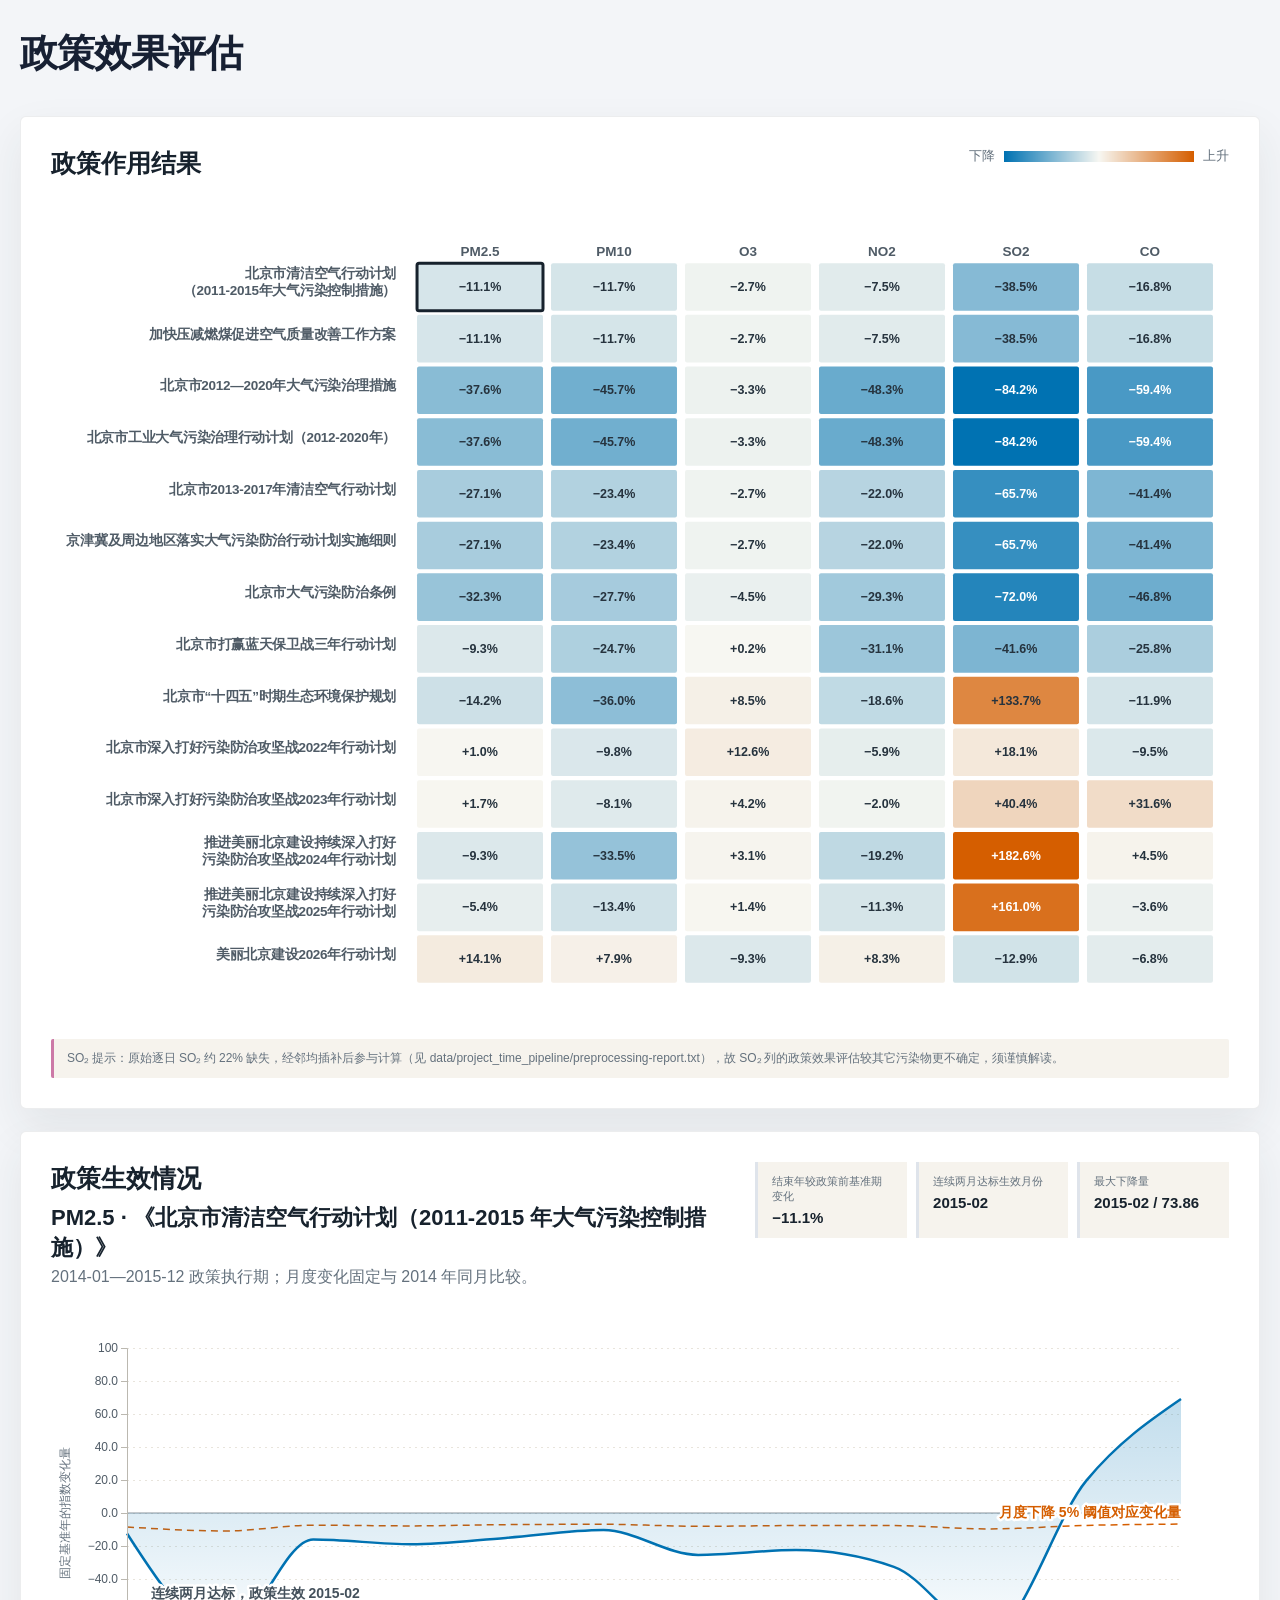
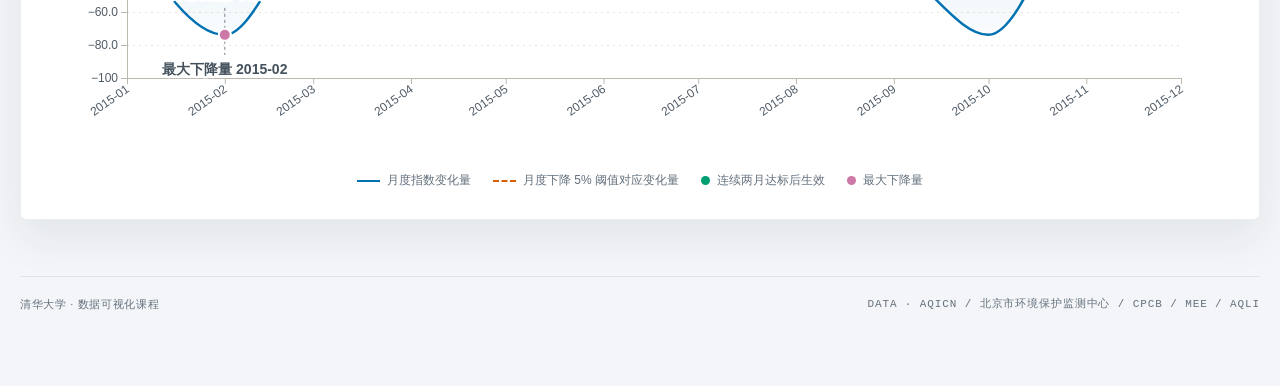
<file: project_time/policy-evaluation.html>
<!doctype html>
<html lang="zh-CN">
<head>
  <meta charset="utf-8">
  <meta name="viewport" content="width=device-width, initial-scale=1">
  <title>政策效果评估</title>
  <link rel="stylesheet" href="styles.css?v=20260622-threshold-label-annotation">
</head>
<body data-i18n-page="policy">
  <main class="page-shell">
    <header class="hero hero-simple">
      <div>
        <h1>政策效果评估</h1>
      </div>
    </header>

    <section class="panel heatmap-panel">
      <div class="section-heading">
        <div>
          <h2>政策作用结果</h2>
        </div>
        <div class="legend-wrap" aria-label="颜色图例">
          <span>下降</span>
          <div id="color-legend"></div>
          <span>上升</span>
        </div>
      </div>
      <div id="heatmap-scroll" class="chart-scroll">
        <div id="heatmap" class="chart-host" aria-label="政策影响热力图"></div>
      </div>
      <p class="data-note">SO₂ 提示：原始逐日 SO₂ 约 22% 缺失，经邻均插补后参与计算（见 data/project_time_pipeline/preprocessing-report.txt），故 SO₂ 列的政策效果评估较其它污染物更不确定，须谨慎解读。</p>
    </section>

    <section class="panel detail-panel">
      <div class="section-heading detail-heading">
        <div>
          <h2>政策生效情况</h2>
          <h3 id="detail-title">政策执行期月度变化</h3>
          <p id="detail-subtitle"></p>
        </div>
        <div id="selection-stats" class="selection-stats"></div>
      </div>
      <div id="line-chart" class="chart-host line-host" aria-label="政策月度变化折线图"></div>
      <div class="chart-key">
        <span><i class="key-line main"></i>月度指数变化量</span>
        <span><i class="key-line threshold"></i>月度下降 5% 阈值对应变化量</span>
        <span><i class="key-dot effective"></i>连续两月达标后生效</span>
        <span><i class="key-dot maximum"></i>最大下降量</span>
      </div>
    </section>

    <footer class="site-footer">
      <div class="left">清华大学 · 数据可视化课程</div>
      <div class="right">DATA · AQICN / 北京市环境保护监测中心 / CPCB / MEE / AQLI</div>
    </footer>
  </main>

  <div id="tooltip" class="tooltip" role="tooltip"></div>
  <div id="error-message" class="error-message" hidden></div>

  <script src="../vendor/d3.v7.min.js"></script>
  <script src="page-language.js?v=20260622-matched-absolute"></script>
  <script src="app.js?v=20260622-data-policy-evaluation"></script>
</body>
</html>
</file>
<file: project_policy/policy-measure-charts.css>
.policy-measure-charts {
  margin-top: 18px;
  color: #17222d;
}

.policy-measure-charts *,
.policy-measure-charts *::before,
.policy-measure-charts *::after {
  box-sizing: border-box;
}

.policy-measure-charts button,
.policy-measure-charts input {
  font: inherit;
}

.policy-measure-header {
  display: flex;
  justify-content: space-between;
  gap: 24px;
  align-items: flex-end;
  margin-bottom: 16px;
}

.policy-measure-page-title {
  margin: 0;
  color: #172033;
  font-size: clamp(30px, 3vw, 38px);
  font-weight: 800;
  line-height: 1;
  letter-spacing: 0;
}

.policy-measure-note {
  display: flex;
  flex: 0 0 auto;
  justify-content: flex-end;
  gap: 30px;
  min-width: 300px;
  max-width: 420px;
  margin: 0;
  text-align: right;
}

.policy-measure-stat {
  display: inline-flex;
  align-items: flex-end;
  gap: 6px;
  white-space: nowrap;
}

.policy-measure-stat strong {
  color: #c94435;
  font-family: "Gloucester MT", "Gloucester MT Extra Condensed", "Roboto Condensed", "Arial Narrow", sans-serif;
  font-size: clamp(42px, 5vw, 62px);
  font-stretch: condensed;
  font-weight: 800;
  letter-spacing: 0;
  line-height: 0.9;
}

.policy-measure-stat span {
  color: #64717d;
  font-size: 12px;
  font-weight: 800;
  line-height: 1.1;
  padding-bottom: 5px;
}

.policy-measure-workspace {
  display: grid;
  grid-template-columns: minmax(520px, 0.92fr) minmax(620px, 1.08fr);
  gap: 18px;
  align-items: stretch;
}

.policy-measure-card {
  display: grid;
  grid-template-rows: auto minmax(0, 1fr) auto;
  min-width: 0;
  height: 100%;
  margin-top: 0;
  padding: 18px;
  overflow: hidden;
  border: 1px solid rgba(23, 34, 45, 0.08);
  border-radius: 6px;
  background: #ffffff;
  box-shadow: 0 16px 34px rgba(38, 47, 54, 0.07);
}

.policy-measure-card-heading {
  margin-bottom: 12px;
}

.policy-measure-card-heading h3 {
  margin: 0 0 5px;
  color: #17222d;
  font-size: 18px;
  line-height: 1.3;
}

.policy-measure-card-heading p {
  max-width: 660px;
  margin: 0;
  color: #64717d;
  font-size: 12px;
  line-height: 1.5;
}

.measure-controls {
  display: grid;
  grid-template-columns: auto auto minmax(0, 1fr);
  gap: 9px;
  align-items: center;
  margin-top: 10px;
  padding: 10px;
  border: 1px solid #dfe4eb;
  border-radius: 8px;
  background: linear-gradient(180deg, rgba(255, 255, 255, 0.96), rgba(246, 250, 248, 0.94));
}

.measure-play-button {
  min-height: 30px;
  border: 0;
  border-radius: 6px;
  padding: 6px 12px;
  background: #172033;
  color: #fff;
  cursor: pointer;
  font-size: 13px;
  font-weight: 800;
}

.measure-mode-toggle {
  display: inline-flex;
  gap: 4px;
  padding: 3px;
  border: 1px solid #dfe4eb;
  border-radius: 8px;
  background: #fff;
}

.measure-mode-button {
  min-width: 52px;
  border: 0;
  border-radius: 6px;
  padding: 6px 9px;
  background: transparent;
  color: #64717d;
  cursor: pointer;
  font-size: 12px;
  font-weight: 800;
}

.measure-mode-button.active {
  background: linear-gradient(135deg, #1a2f28, #29594a);
  color: #fff;
}

.measure-current-policy {
  overflow: hidden;
  color: #18342c;
  font-size: 13px;
  font-weight: 800;
  text-align: left;
  text-overflow: ellipsis;
  white-space: nowrap;
}

.measure-slider {
  grid-column: 1 / -1;
  width: 100%;
  accent-color: #1d5f9e;
}

.measure-wordcloud-body {
  display: grid;
  grid-template-columns: 1fr;
  grid-template-rows: minmax(0, 1fr) auto;
  gap: 10px;
  align-items: stretch;
}

.measure-wordcloud {
  position: relative;
  min-height: 430px;
  overflow: hidden;
  border: 1px solid #dfe4eb;
  border-radius: 8px;
  background: #ffffff;
}

.measure-wordcloud svg {
  display: block;
  width: 100%;
  height: auto;
}

.measure-cloud-word {
  cursor: default;
  font-weight: 900;
  letter-spacing: 0;
  stroke: none;
  transition: opacity 220ms ease, fill 220ms ease;
}

.measure-cloud-word.priority {
  font-weight: 950;
}

.measure-cloud-word.persistent,
.measure-cloud-word.emerging {
  font-weight: 920;
}

.measure-cloud-guide {
  fill: none;
  stroke: rgba(105, 120, 113, 0.4);
  stroke-dasharray: 3 9;
  stroke-width: 1;
}

.measure-detail-card {
  align-self: end;
  min-height: 0;
  max-height: none;
  padding: 10px;
  overflow: hidden;
  border: 1px solid #dfe4eb;
  border-radius: 8px;
  background: #f8fafc;
}

.measure-detail-card.is-open {
  max-height: 320px;
  padding: 14px;
  overflow: auto;
  background: #ffffff;
}

.measure-detail-toggle {
  width: 100%;
  min-height: 34px;
  border: 1px solid rgba(29, 95, 158, 0.16);
  border-radius: 6px;
  background: #ffffff;
  color: #1d5f9e;
  cursor: pointer;
  font-size: 13px;
  font-weight: 850;
}

.measure-detail-toggle:hover {
  background: #f3f7ff;
}

.measure-detail-card.is-open .measure-detail-toggle {
  margin-bottom: 12px;
}

.measure-detail-kicker {
  display: inline-block;
  margin-bottom: 6px;
  color: #2f7d5c;
  font-size: 11px;
  font-weight: 900;
}

.measure-detail-card h4 {
  margin: 0 0 8px;
  color: #17222d;
  font-size: 14px;
  line-height: 1.35;
}

.measure-insight-summary {
  margin: 0 0 10px;
  padding-bottom: 10px;
  border-bottom: 1px solid rgba(23, 52, 44, 0.08);
  color: #21352f;
  font-size: 12px;
  font-weight: 700;
  line-height: 1.6;
}

.measure-top-header {
  display: grid;
  grid-template-columns: minmax(0, 1fr) auto;
  gap: 10px;
  margin-bottom: 2px;
  color: #62736b;
  font-size: 11px;
  font-weight: 900;
  text-transform: uppercase;
}

.measure-top-row {
  display: grid;
  grid-template-columns: minmax(0, 1fr) auto;
  gap: 10px;
  align-items: center;
  padding: 8px 0;
  border-top: 1px solid rgba(23, 52, 44, 0.08);
  color: #2d3932;
  font-size: 12px;
}

.measure-top-label {
  display: flex;
  min-width: 0;
  align-items: center;
  gap: 8px;
}

.measure-top-label strong {
  overflow-wrap: anywhere;
}

.measure-top-badge {
  flex: 0 0 auto;
  padding: 3px 6px;
  border-radius: 999px;
  background: #f4f6f5;
  color: #607169;
  font-size: 9px;
  font-weight: 900;
  line-height: 1;
}

.measure-top-badge.priority {
  background: rgba(217, 133, 54, 0.18);
  color: #a05916;
}

.measure-top-badge.persistent {
  background: rgba(31, 138, 99, 0.16);
  color: #196a4b;
}

.measure-top-badge.emerging {
  background: rgba(186, 63, 49, 0.14);
  color: #a13529;
}

.measure-top-value {
  color: #5c6d66;
  font-weight: 900;
}

.measure-top-empty,
.measure-cloud-empty {
  color: #64717d;
  font-size: 13px;
}

.measure-cloud-empty {
  fill: #66776e;
  font-size: 16px;
  font-weight: 800;
}

.policy-sankey-controls {
  display: grid;
  grid-template-columns: 1fr;
  gap: 8px;
  margin-top: 10px;
  padding: 10px;
  border: 1px solid #dfe4eb;
  border-radius: 8px;
  background: #f8faf8;
}

.policy-sankey-control-group {
  display: flex;
  flex-wrap: wrap;
  gap: 5px;
  align-items: center;
}

.policy-sankey-control-group > span {
  flex: 0 0 44px;
  min-width: 44px;
  color: #52615a;
  font-size: 12px;
  font-weight: 900;
}

.policy-sankey-filter {
  min-height: 26px;
  border: 1px solid rgba(23, 52, 44, 0.1);
  border-radius: 6px;
  padding: 4px 8px;
  background: #fff;
  color: #5b6b64;
  cursor: pointer;
  font-size: 11px;
  font-weight: 850;
}

.policy-sankey-filter.active {
  border-color: #1f332b;
  background: #17211b;
  color: #fff;
}

.policy-sankey {
  min-height: 0;
  height: 100%;
  overflow: hidden;
  border: 1px solid #dfe4eb;
  border-radius: 8px;
  background:
    linear-gradient(180deg, rgba(255, 255, 255, 0.98), rgba(248, 250, 248, 0.96)),
    linear-gradient(90deg, rgba(72, 103, 90, 0.04), transparent 35%, rgba(31, 111, 139, 0.04));
}

.policy-sankey svg {
  display: block;
  width: 100%;
  height: auto;
}

.sankey-layer-labels text {
  fill: #52615a;
  font-size: 12px;
  font-weight: 900;
}

.sankey-link {
  fill: none;
  stroke-linecap: butt;
  opacity: 0.28;
  mix-blend-mode: multiply;
  cursor: default;
  transition: opacity 160ms ease;
}

.sankey-link:hover {
  opacity: 0.68;
}

.sankey-link.is-faded {
  opacity: 0.035;
}

.sankey-link.is-highlighted {
  opacity: 0.78;
}

.sankey-node-bar {
  stroke: rgba(255, 255, 255, 0.82);
  stroke-width: 1;
}

.sankey-node {
  cursor: pointer;
  transition: opacity 160ms ease;
}

.sankey-node.is-faded {
  opacity: 0.2;
}

.sankey-node.is-highlighted .sankey-node-bar {
  stroke: #17211b;
  stroke-width: 1.7;
}

.sankey-node.is-pinned .sankey-node-bar {
  stroke: #1d5f9e;
  stroke-width: 2.2;
}

.sankey-node-label {
  fill: #24302a;
  font-size: 11px;
  font-weight: 850;
  paint-order: stroke;
  pointer-events: none;
  stroke: rgba(255, 255, 255, 0.9);
  stroke-width: 3px;
}

.sankey-node-policy .sankey-node-label {
  font-size: 10px;
}

.sankey-node-pollutant .sankey-node-label {
  font-size: 13px;
  font-weight: 950;
}

.policy-measure-tooltip {
  position: fixed;
  z-index: 100000;
  max-width: 300px;
  padding: 10px 12px;
  border: 1px solid rgba(23, 33, 27, 0.15);
  border-radius: 8px;
  background: rgba(255, 255, 255, 0.97);
  box-shadow: 0 14px 38px rgba(28, 38, 32, 0.18);
  color: #17222d;
  font-size: 13px;
  line-height: 1.45;
  pointer-events: none;
  opacity: 0;
  transform: translate(-50%, calc(-100% - 14px));
}

.policy-measure-tooltip strong {
  display: block;
  margin-bottom: 4px;
}

@media (max-width: 1280px) {
  .policy-measure-workspace {
    grid-template-columns: 1fr;
  }

  .measure-wordcloud-body {
    grid-template-columns: minmax(0, 1fr) 280px;
  }

  .measure-detail-card {
    max-height: none;
  }
}

@media (max-width: 920px) {
  .policy-measure-header,
  .policy-measure-card-heading {
    display: block;
  }

  .policy-measure-page-title {
    margin-bottom: 8px;
  }

  .policy-measure-note {
    justify-content: flex-start;
    gap: 22px;
    max-width: none;
    margin-top: 8px;
    text-align: left;
  }

  .policy-measure-stat {
    justify-items: start;
  }

  .measure-controls {
    grid-template-columns: auto auto minmax(80px, auto);
  }

  .measure-slider {
    grid-column: 1 / -1;
  }

  .measure-wordcloud-body {
    grid-template-columns: 1fr;
  }

  .measure-current-policy {
    text-align: left;
  }

  .measure-detail-card {
    min-height: 0;
    max-height: none;
  }

  .policy-sankey {
    min-height: 430px;
  }

  .policy-sankey-controls {
    grid-template-columns: 1fr;
  }

  .policy-sankey-control-group {
    align-items: flex-start;
  }

  .policy-sankey-control-group > span {
    flex: 0 0 100%;
  }
}
</file>
<file: Project Milana/pollution-3d.css>
:root {
  color-scheme: light;
  --bg: #f3f5f8;
  --panel: #f3f5f8;
  --panel-solid: #f3f5f8;
  --text: #17211b;
  --muted: #65746b;
  --line: rgba(22, 33, 27, 0.14);
  --accent: #e2573d;
  --gold: #9a6b16;
}

* {
  box-sizing: border-box;
}

body {
  margin: 0;
  min-height: 100vh;
  background: #f3f5f8;
  color: var(--text);
  font-family: -apple-system, BlinkMacSystemFont, "Segoe UI", "PingFang SC", "Microsoft YaHei", sans-serif;
}

button,
input {
  font: inherit;
}

.scene-page {
  width: min(1360px, calc(100vw - 36px));
  margin: 0 auto;
  padding: 24px 0;
}

.scene-header {
  display: grid;
  grid-template-columns: auto minmax(0, 1fr) minmax(240px, 360px);
  gap: 22px;
  align-items: end;
  margin-bottom: 18px;
}

.back-link {
  display: inline-flex;
  align-items: center;
  justify-content: center;
  min-height: 42px;
  padding: 0 15px;
  border: 1px solid var(--line);
  border-radius: 8px;
  background: rgba(255, 255, 255, 0.78);
  color: var(--text);
  text-decoration: none;
  font-size: 14px;
  font-weight: 700;
}

.eyebrow {
  margin: 0 0 7px;
  color: var(--gold);
  font-size: 12px;
  font-weight: 800;
  letter-spacing: 0;
  text-transform: uppercase;
}

h1 {
  margin: 0;
  font-size: clamp(27px, 4vw, 48px);
  line-height: 1.06;
  letter-spacing: 0;
}

.scene-summary {
  margin: 0;
  color: var(--muted);
  font-size: 14px;
  line-height: 1.55;
}

.scene-layout {
  display: grid;
  grid-template-columns: minmax(0, 1fr) 330px;
  gap: 18px;
  align-items: start;
  width: 100%;
  min-height: calc(100vh - 150px);
}

.scene-stage {
  position: relative;
  overflow: hidden;
  width: 100%;
  min-width: 0;
  height: 620px;
  min-height: 620px;
  border: 1px solid transparent;
  border-radius: 8px;
  background: #f3f5f8;
  box-shadow: none;
}

#pollution-scene {
  display: block;
  width: 100%;
  height: 620px;
  min-height: 620px;
  cursor: grab;
}

#pollution-scene:active {
  cursor: grabbing;
}

.webgl-warning {
  border: 1px solid var(--line);
  border-radius: 8px;
  background: rgba(255, 255, 255, 0.78);
  backdrop-filter: blur(14px);
}

.webgl-warning {
  position: absolute;
  top: 18px;
  left: 18px;
  max-width: 360px;
  padding: 14px 16px;
  color: #8a5b0c;
  font-size: 14px;
  line-height: 1.5;
}

.control-panel {
  display: grid;
  align-content: start;
  gap: 14px;
  width: 330px;
  min-width: 0;
  max-width: 330px;
  overflow: hidden;
  padding: 16px;
  border: 1px solid transparent;
  border-radius: 8px;
  background: var(--panel);
  box-shadow: none;
  backdrop-filter: none;
}

.control-group {
  display: grid;
  gap: 10px;
  padding-bottom: 14px;
  border-bottom: 1px solid var(--line);
}

.year-hero-summary {
  display: grid;
  gap: 4px;
  padding-bottom: 4px;
}

.overview-hero-caption {
  color: var(--muted);
  font-size: 11px;
  font-weight: 850;
  line-height: 1.2;
}

.overview-hero-pct {
  color: #c94435;
  font-size: 56px;
  font-weight: 850;
  line-height: 1;
  letter-spacing: -0.02em;
}

.overview-hero-change {
  color: var(--text);
  font-family: "SFMono-Regular", Consolas, monospace;
  font-size: 13px;
  line-height: 1.2;
}

.overview-hero-arrow {
  margin: 0 6px;
  color: var(--muted);
}

.overview-hero-value-unit {
  margin-left: 2px;
  color: var(--muted);
  font-size: 0.72em;
}

.overview-hero-impact {
  margin: 4px 0 0;
  color: var(--muted);
  font-size: 12px;
  line-height: 1.5;
}

.overview-hero-impact b {
  color: var(--text);
}

.control-group:last-child {
  padding-bottom: 0;
  border-bottom: 0;
}

.control-label {
  color: var(--muted);
  font-size: 13px;
  font-weight: 800;
}

.range-row {
  display: grid;
  grid-template-columns: minmax(0, 1fr) 46px;
  gap: 10px;
  align-items: center;
}

input[type="range"] {
  width: 100%;
  accent-color: var(--accent);
}

.range-row strong {
  text-align: right;
  color: var(--gold);
}

.year-play-button {
  min-height: 36px;
  border: 1px solid var(--line);
  border-radius: 8px;
  background: var(--text);
  color: #fff;
  font-weight: 800;
  cursor: pointer;
}

.year-play-button.secondary {
  background: #ffffff;
  color: var(--text);
}

.annual-concentration-card {
  display: grid;
  gap: 9px;
  min-width: 0;
  padding: 14px;
  border: 1px solid var(--line);
  border-radius: 8px;
  background: rgba(255, 255, 255, 0.04);
}

.annual-concentration-list {
  display: grid;
  gap: 6px;
  margin: 0;
}

.annual-concentration-list div {
  display: grid;
  grid-template-columns: 54px minmax(0, 1fr);
  align-items: baseline;
  gap: 8px;
  color: var(--text);
  font-size: 13px;
  line-height: 1.35;
}

.annual-concentration-list dt {
  color: var(--muted);
  font-weight: 850;
}

.annual-concentration-list dd {
  min-width: 0;
  margin: 0;
  font-weight: 800;
}

.particle-detail-card {
  display: grid;
  gap: 10px;
  min-width: 0;
  padding: 14px;
  border: 1px solid var(--line);
  border-radius: 8px;
  background: rgba(255, 255, 255, 0.04);
}

.particle-detail-empty {
  color: var(--muted);
  font-size: 13px;
  line-height: 1.55;
}

.particle-detail-main {
  display: grid;
  grid-template-columns: 18px minmax(0, 1fr);
  gap: 10px;
  align-items: center;
}

.particle-detail-main strong {
  display: block;
  color: var(--text);
  font-size: 20px;
  line-height: 1.15;
}

.particle-detail-main span:last-child {
  display: block;
  margin-top: 4px;
  color: var(--muted);
  font-size: 12px;
  font-weight: 800;
}

.particle-detail-meta {
  display: grid;
  gap: 7px;
  margin: 0;
}

.particle-detail-meta div {
  display: grid;
  grid-template-columns: 76px minmax(0, 1fr);
  min-width: 0;
  gap: 10px;
  padding-top: 7px;
  border-top: 1px solid var(--line);
  color: var(--text);
  font-size: 13px;
  line-height: 1.4;
}

.particle-detail-meta dt {
  color: var(--muted);
  font-weight: 800;
}

.particle-detail-meta dd {
  min-width: 0;
  margin: 0;
  font-weight: 700;
  overflow-wrap: anywhere;
}

.checkbox-row {
  display: grid;
  grid-template-columns: 18px 18px 44px minmax(0, 1fr);
  gap: 8px;
  align-items: center;
  color: var(--text);
  font-size: 14px;
  white-space: nowrap;
}

.checkbox-row input {
  accent-color: var(--accent);
}

.pollutant-code {
  color: var(--muted);
  font-size: 13px;
  font-weight: 800;
}

.checkbox-row strong {
  min-width: 0;
  color: var(--text);
  font-size: 13px;
  font-weight: 800;
  line-height: 1.2;
  overflow: hidden;
  text-overflow: ellipsis;
  white-space: nowrap;
}

.swatch {
  width: 14px;
  height: 14px;
  border-radius: 999px;
  box-shadow: 0 0 18px currentColor;
}

.pm25 {
  color: #ff5f4a;
  background: #ff5f4a;
}

.pm10 {
  color: #d9a548;
  background: #d9a548;
}

.no2 {
  color: #7aa4ff;
  background: #7aa4ff;
}

.so2 {
  color: #b184ff;
  background: #b184ff;
}

.o3 {
  color: #61d7bb;
  background: #61d7bb;
}

@media (max-width: 980px) {
  .scene-header,
  .scene-layout {
    grid-template-columns: 1fr;
  }

  .scene-stage,
  #pollution-scene {
    height: 520px;
    min-height: 520px;
  }

  .control-panel {
    width: 100%;
    max-width: none;
  }
}

@media (max-width: 620px) {
  .scene-page {
    width: min(100vw - 24px, 1360px);
    padding: 14px 0;
  }

  .scene-stage,
  #pollution-scene {
    height: 430px;
    min-height: 430px;
  }

}
</file>
<file: project_time/styles.css>
:root {
  --ink: #17222d;
  --muted: #64717d;
  --paper: #f3f5f8;
  --panel: #ffffff;
  --line: #dfe4eb;
  --blue: #0072b2;
  --red: #d55e00;
  --gold: #cc79a7;
  --green: #009e73;
  --shadow: 0 18px 44px rgba(38, 47, 54, 0.08);
}

* {
  box-sizing: border-box;
}

body {
  margin: 0;
  color: var(--ink);
  background: var(--paper);
  font-family: "Microsoft YaHei", "PingFang SC", Arial, sans-serif;
}

.page-shell {
  width: min(1540px, calc(100% - 40px));
  margin: 0 auto;
  padding: 32px 0 72px;
}

.hero {
  display: grid;
  grid-template-columns: minmax(0, 1fr) auto;
  gap: 40px;
  align-items: end;
  margin-bottom: 30px;
}

.hero-simple {
  grid-template-columns: 1fr;
}

.eyebrow,
.section-index {
  margin: 0 0 10px;
  color: var(--blue);
  font-size: 12px;
  font-weight: 800;
  letter-spacing: 0.13em;
}

h1,
h2,
p {
  margin-top: 0;
}

h1 {
  max-width: 820px;
  margin-bottom: 10px;
  color: #172033;
  font-family: "Noto Sans SC", "Microsoft YaHei", "PingFang SC", system-ui, sans-serif;
  font-size: clamp(30px, 3vw, 38px);
  font-weight: 800;
  line-height: 1.15;
  letter-spacing: -0.025em;
}

.hero-copy,
.section-heading p {
  margin-bottom: 0;
  color: var(--muted);
  line-height: 1.7;
}

.hero-copy {
  max-width: 820px;
  color: #697386;
  font-size: 15px;
}

.method-card {
  min-width: 330px;
  padding: 20px 24px;
  border: 1px solid rgba(23, 34, 45, 0.1);
  border-radius: 4px;
  background: rgba(255, 253, 249, 0.72);
}

.method-card span,
.method-card small {
  display: block;
  color: var(--muted);
}

.method-card span {
  margin-bottom: 8px;
  font-size: 12px;
  font-weight: 700;
}

.method-card strong {
  display: block;
  margin-bottom: 5px;
  font-size: 17px;
}

.method-card small {
  line-height: 1.5;
}

.panel {
  margin-top: 22px;
  padding: 30px;
  overflow: hidden;
  border: 1px solid rgba(23, 34, 45, 0.08);
  border-radius: 6px;
  background: var(--panel);
  box-shadow: var(--shadow);
}

.section-heading {
  display: flex;
  justify-content: space-between;
  gap: 30px;
  align-items: flex-start;
  margin-bottom: 20px;
}

.section-heading h2 {
  margin-bottom: 7px;
  font-size: 25px;
}

.detail-heading h3 {
  margin: 8px 0 0;
  color: var(--ink);
  font-size: clamp(17px, 2vw, 22px);
  line-height: 1.35;
}

.legend-wrap {
  display: flex;
  flex: 0 0 auto;
  gap: 9px;
  align-items: center;
  color: var(--muted);
  font-size: 13px;
}

#color-legend {
  width: 190px;
  height: 11px;
  border-radius: 2px;
}

.chart-scroll {
  overflow-x: auto;
  overflow-y: hidden;
  padding-bottom: 8px;
}

.chart-host {
  position: relative;
}

.scroll-hint {
  margin: 5px 0 0;
  color: #8b949c;
  font-size: 12px;
}

.data-note {
  margin: 16px 0 0;
  padding: 10px 13px;
  border-left: 3px solid var(--gold);
  border-radius: 2px;
  background: #f6f3ed;
  color: var(--muted);
  font-size: 12px;
  line-height: 1.65;
}

.axis text {
  fill: #4f5b66;
  font-size: 12px;
}

.heat-y-axis .policy-label {
  font-size: 13.5px;
  font-weight: 650;
  letter-spacing: -0.02em;
}

.heat-x-axis text {
  font-size: 13.5px;
}

.axis path,
.axis line {
  stroke: #bbb8b0;
}

.grid line {
  stroke: #e8e4dc;
  stroke-dasharray: 2 4;
}

.grid path {
  display: none;
}

.heat-cell {
  cursor: pointer;
  transition: opacity 140ms ease, stroke-width 140ms ease;
}

.heat-cell:hover {
  opacity: 0.82;
}

.heat-cell.selected {
  stroke: #17222d;
  stroke-width: 3px;
}

.cell-label {
  pointer-events: none;
  font-size: 12.5px;
  font-weight: 700;
}

.line-path {
  fill: none;
  stroke: var(--blue);
  stroke-width: 2.5px;
}

.area-path {
  fill: url("#area-gradient");
}

.hover-point {
  fill: var(--panel);
  stroke: var(--blue);
  stroke-width: 2px;
  pointer-events: none;
}

.threshold-line {
  stroke: var(--red);
  stroke-width: 1.5px;
  stroke-dasharray: 7 5;
}

.zero-line {
  stroke: #89939b;
  stroke-width: 1px;
}

.annotation-line {
  stroke: #77818a;
  stroke-width: 1px;
  stroke-dasharray: 3 3;
}

.annotation-label {
  fill: #44515c;
  font-size: 14px;
  font-weight: 700;
  paint-order: stroke;
  stroke: var(--panel);
  stroke-width: 5px;
  stroke-linejoin: round;
}

.threshold-label {
  fill: var(--red);
  paint-order: stroke;
  stroke: var(--panel);
  stroke-width: 5px;
  stroke-linejoin: round;
  pointer-events: none;
}

.annotation-point.effective {
  fill: var(--green);
  stroke: #fff;
  stroke-width: 2px;
}

.annotation-point.maximum {
  fill: var(--gold);
  stroke: #fff;
  stroke-width: 2px;
}

.selection-stats {
  display: grid;
  grid-template-columns: repeat(3, minmax(110px, 1fr));
  gap: 9px;
}

.stat {
  min-width: 120px;
  padding: 12px 14px;
  border-left: 3px solid var(--line);
  background: #f6f3ed;
}

.stat span,
.stat strong {
  display: block;
}

.stat span {
  margin-bottom: 5px;
  color: var(--muted);
  font-size: 11px;
}

.stat strong {
  font-size: 15px;
}

.line-host {
  width: 100%;
  min-height: 430px;
}

.chart-key {
  display: flex;
  flex-wrap: wrap;
  gap: 22px;
  justify-content: center;
  margin-top: 8px;
  color: var(--muted);
  font-size: 12px;
}

.chart-key span {
  display: inline-flex;
  gap: 7px;
  align-items: center;
}

.key-line {
  width: 23px;
  border-top: 2px solid var(--blue);
}

.key-line.threshold {
  border-color: var(--red);
  border-top-style: dashed;
}

.key-dot {
  width: 9px;
  height: 9px;
  border-radius: 50%;
  background: var(--green);
}

.key-dot.maximum {
  background: var(--gold);
}

.tooltip {
  position: fixed;
  z-index: 20;
  max-width: 330px;
  padding: 12px 14px;
  pointer-events: none;
  opacity: 0;
  border: 1px solid rgba(255, 255, 255, 0.12);
  border-radius: 4px;
  color: #fff;
  background: rgba(20, 30, 39, 0.95);
  box-shadow: 0 10px 28px rgba(0, 0, 0, 0.18);
  font-size: 12px;
  line-height: 1.6;
  transition: opacity 100ms ease;
}

.tooltip strong {
  display: block;
  margin-bottom: 4px;
  font-size: 13px;
}

.tooltip .value {
  font-size: 17px;
  font-weight: 800;
}

.error-message {
  position: fixed;
  right: 24px;
  bottom: 24px;
  z-index: 30;
  max-width: 440px;
  padding: 16px 18px;
  border-radius: 4px;
  color: #fff;
  background: #9f2d2d;
  box-shadow: var(--shadow);
  line-height: 1.6;
}

.site-footer {
  display: flex;
  justify-content: space-between;
  gap: 20px;
  margin-top: 56px;
  padding-top: 18px;
  border-top: 1px solid var(--line);
  color: var(--muted);
  font-size: 11px;
  letter-spacing: 0.06em;
  line-height: 1.7;
}

.site-footer .right {
  font-family: "IBM Plex Mono", "Consolas", monospace;
  letter-spacing: 0.08em;
  text-align: right;
}

@media (max-width: 900px) {
  .page-shell {
    width: min(calc(100% - 22px), 1540px);
    padding-top: 30px;
  }

  .hero {
    grid-template-columns: 1fr;
    gap: 22px;
  }

  .method-card {
    min-width: 0;
  }

  .panel {
    padding: 20px 16px;
  }

  .section-heading {
    display: block;
  }

  .legend-wrap {
    margin-top: 18px;
  }

  .detail-heading {
    display: block;
  }

  .selection-stats {
    margin-top: 18px;
    grid-template-columns: 1fr;
  }

  .site-footer {
    flex-direction: column;
    gap: 6px;
  }

  .site-footer .right {
    text-align: left;
  }
}
</file>
